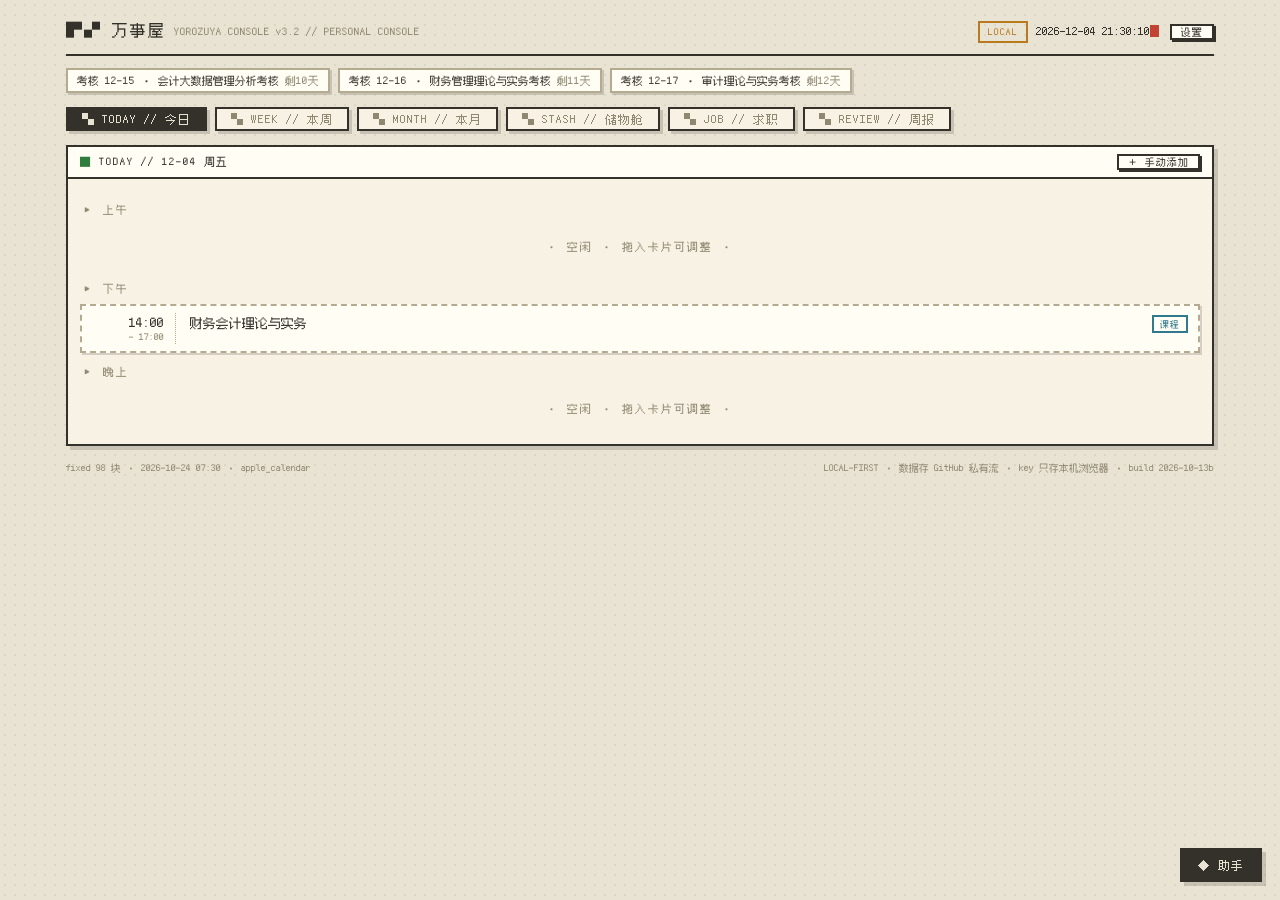
<file: index.html>
<!DOCTYPE html>
<html lang="zh-CN">
<head>
<meta charset="UTF-8">
<meta name="viewport" content="width=device-width, initial-scale=1.0, viewport-fit=cover">
<title>万事屋 // YOROZUYA CONSOLE</title>
<link rel="stylesheet" href="assets/pixel/Fusion-Pixel-12px-Monospaced-Simplified-Chinese.css">
<link rel="stylesheet" href="assets/career.css?v=20261019">
<style>
:root{
  --bg:#e9e3d3;--panel:#f7f2e4;--panel2:#fffdf4;--ink:#33312a;
  --line:#ddd5c0;--line-dash:#b3aa90;
  --green:#2f7d3c;--green-dim:#7d9b80;--amber:#b9791f;--red:#c24334;
  --cyan:#2f7a8f;--text:#3c3a32;--dim:#8f8871;--shadow:rgba(51,49,42,.18);
  --life:#8f8871;
}
*{margin:0;padding:0;box-sizing:border-box}
html,body{overflow-x:clip}
body{
  background:var(--bg);
  background-image:radial-gradient(rgba(51,49,42,.07) 1px,transparent 1.4px);
  background-size:10px 10px;
  color:var(--text);
  font-family:"Fusion Pixel 12px Monospaced Simplified Chinese","SF Mono",Menlo,Consolas,monospace;
  font-size:13px;line-height:1.6;
}
::selection{background:var(--amber);color:#fff}
.wrap{max-width:1180px;margin:0 auto;padding:18px 16px 60px}

.hdr{display:flex;justify-content:space-between;align-items:baseline;border-bottom:2px solid var(--ink);padding-bottom:10px;margin-bottom:12px;flex-wrap:wrap;gap:8px}
.logo{color:var(--ink);font-size:16px;letter-spacing:2px}
.logo .sq{color:var(--red)}
.hdr .sub{color:var(--dim);font-size:11px;margin-left:8px}
.hdr-right{display:flex;gap:8px;align-items:center}
.clock{color:var(--ink);font-size:12px}
.sync-dot{font-size:10px;letter-spacing:1px;padding:1px 8px;border:2px solid var(--line-dash);color:var(--dim);cursor:default}
.sync-dot.dirty{border-color:var(--amber);color:var(--amber)}
.sync-dot.ok{border-color:var(--green);color:var(--green)}
.sync-dot.err{border-color:var(--red);color:var(--red)}
.cursor{display:inline-block;color:var(--red);animation:blink 1.1s steps(1) infinite}
@keyframes blink{50%{opacity:0}}

.tabs{display:flex;gap:8px;margin-bottom:14px;flex-wrap:wrap}
.tab{border:2px solid var(--ink);background:var(--panel);color:var(--dim);font-family:inherit;font-size:12px;letter-spacing:1px;padding:4px 14px;cursor:pointer;box-shadow:3px 3px 0 var(--shadow);transition:transform .05s,box-shadow .05s}
.tab:hover{color:var(--ink);transform:translate(1px,1px);box-shadow:2px 2px 0 var(--shadow)}
.tab.active{background:var(--ink);color:var(--bg)}

.btn{border:2px solid var(--ink);background:var(--panel2);color:var(--ink);font-family:inherit;font-size:10px;padding:1px 9px;cursor:pointer;letter-spacing:1px;box-shadow:2px 2px 0 var(--ink);transition:transform .05s,box-shadow .05s}
.btn:hover{background:#fff;transform:translate(1px,1px);box-shadow:1px 1px 0 var(--ink)}
.btn:active{transform:translate(2px,2px);box-shadow:0 0 0 var(--ink)}
.btn.primary{background:var(--ink);color:var(--bg)}
.btn.warn{color:var(--amber)}
.btn.danger{color:var(--red)}

.panel{border:2px solid var(--ink);background:var(--panel);box-shadow:4px 4px 0 var(--shadow);margin-bottom:14px}
.ph{display:flex;justify-content:space-between;align-items:center;gap:8px;padding:6px 12px;border-bottom:2px solid var(--ink);background:var(--panel2);color:var(--ink);font-size:11px;letter-spacing:1px}
.ph .lead{color:var(--green)}
.ph .r{color:var(--dim)}
.pb{padding:12px}

.ddl-strip{display:flex;gap:8px;flex-wrap:wrap;margin-bottom:14px}
.ddl-chip{border:2px solid var(--line-dash);background:var(--panel2);padding:2px 9px;font-size:11px;box-shadow:2px 2px 0 var(--shadow);color:var(--text)}
.ddl-chip b{color:var(--dim);font-weight:normal}
.ddl-chip.warn{border-color:var(--amber)}
.ddl-chip.warn b{color:var(--amber)}
.ddl-chip.late{border-color:var(--red)}
.ddl-chip.late b{color:var(--red)}
.pri{font-size:9px;padding:0 5px;border:2px solid;white-space:nowrap;flex-shrink:0}
.pri.p-high{color:var(--red);border-color:var(--red)}
.pri.p-normal{color:var(--amber);border-color:var(--amber)}
.pri.p-low{color:var(--dim);border-color:var(--dim)}

.seg-title{color:var(--dim);font-size:11px;letter-spacing:2px;margin:10px 2px 6px}
.ev{display:flex;gap:8px;align-items:flex-start;border:2px solid var(--line-dash);background:var(--panel2);padding:7px 10px;margin-bottom:7px;box-shadow:2px 2px 0 var(--shadow)}
.ev:last-child{margin-bottom:0}
.ev:hover{border-color:var(--ink)}
.ev.done .tt{text-decoration:line-through;color:var(--dim)}
.ev.done{opacity:.55}
.ev .tick{cursor:pointer;user-select:none;font-size:12px;line-height:1.5;width:18px;flex-shrink:0;text-align:center;color:var(--green-dim)}
.t-rail{width:58px;flex-shrink:0;text-align:center;border-right:1px dotted var(--line-dash);margin-right:6px;align-self:stretch;display:flex;flex-direction:column;justify-content:center}
.t-rail b{font-size:14px;color:var(--ink);font-weight:normal;display:block;line-height:1.3}
.t-rail span{font-size:10px;color:var(--dim);display:block;line-height:1.3}
.ev.st-now .t-rail b{color:var(--amber);text-shadow:0 0 8px rgba(255,180,84,.45)}
.ev .tick:hover{color:var(--green)}
.tt{flex:1;min-width:0}
.tt b{color:var(--ink);font-weight:normal}
.tt .meta{font-size:10px;color:var(--dim)}
.cat{font-size:9px;padding:0 6px;border:2px solid;white-space:nowrap;letter-spacing:1px;flex-shrink:0;margin-top:2px}
.cat.skill{color:var(--green);border-color:var(--green)}
.cat.course{color:var(--cyan);border-color:var(--cyan)}
.cat.work{color:var(--amber);border-color:var(--amber)}
.cat.life{color:var(--life);border-color:var(--life)}
.cd-inline{font-size:10px;white-space:nowrap;flex-shrink:0;margin-top:2px}
.cd-inline.warn{color:var(--amber)}
.cd-inline.late{color:var(--red);animation:blink 1.2s steps(1) infinite}
.cd-inline.ok{color:var(--green-dim)}
.empty{color:var(--dim);font-size:11px;text-align:center;padding:14px 0;letter-spacing:2px}

.week-grid{display:grid;grid-template-columns:repeat(7,1fr);gap:8px}
.wk-col{border:2px dashed var(--line-dash);padding:6px;min-height:150px;background:var(--panel)}
.wk-col.today{border:2px solid var(--amber);background:#f8eed8}
.wk-col.past{opacity:.55}
.wk-h{display:flex;justify-content:space-between;font-size:10px;color:var(--dim);margin-bottom:5px;letter-spacing:1px}
.wk-col.today .wk-h{color:var(--amber)}
.ev-row{display:flex;gap:8px;margin-bottom:8px;flex-wrap:wrap}
.ev-row .ev{flex:1 1 240px;min-width:0;margin-bottom:0}
.seg-cols{display:grid;grid-template-columns:1fr 1fr;gap:10px;align-items:start}
.seg-col{min-width:0}
.col-h{font-size:10px;color:var(--dim);letter-spacing:1px;margin-bottom:5px}
.st-now{border-color:var(--amber);box-shadow:0 0 0 2px rgba(255,180,84,.3)}
.nowchip{display:inline-block;color:var(--amber);font-size:9px;border:2px solid var(--amber);padding:0 5px;white-space:nowrap;animation:blink 1.4s steps(1) infinite}
.mo-nav{display:flex;gap:8px;align-items:center;flex-wrap:wrap}
.mo-nav .mo-title{color:var(--ink);letter-spacing:1px}
.mo-grid{display:grid;grid-template-columns:repeat(7,1fr);gap:5px}
.mo-head{font-size:10px;color:var(--dim);text-align:center;letter-spacing:1px;padding-bottom:2px}
.mo-cell{border:2px solid var(--line-dash);background:var(--panel2);min-height:56px;padding:3px 4px;cursor:pointer}
.mo-cell.blank{border-color:transparent;background:transparent;cursor:default}
.mo-cell:hover{border-color:var(--ink)}
.mo-cell.today{border-color:var(--amber)}
.mo-cell.sel{background:#f8eed8;border-color:var(--amber);box-shadow:2px 2px 0 var(--shadow)}
.mo-cell.hasddl{border-color:var(--red)}
.mo-d{font-size:11px;color:var(--ink)}
.mo-cell.today .mo-d{color:var(--amber)}
.mo-marks{display:flex;gap:2px;flex-wrap:wrap;margin-top:2px}
.mk{font-size:8px;border:1px solid;padding:0 3px;line-height:1.4}
.mk-f{color:var(--cyan);border-color:var(--cyan)}
.mk-e{color:var(--ink);border-color:var(--ink)}
.mk-d{color:var(--red);border-color:var(--red)}

.et{cursor:text;border-bottom:1px dashed transparent}
.et:hover{border-bottom-color:var(--line-dash)}

.wk-seg{font-size:9px;color:var(--amber);letter-spacing:1px;margin:4px 0 2px;border-bottom:1px dotted var(--line)}
.wk-ev{border:2px solid var(--ink);background:var(--panel2);padding:2px 5px;font-size:10px;margin-bottom:4px;box-shadow:1px 1px 0 var(--shadow);overflow:hidden}
.wk-ev .t{color:var(--cyan)}
.wk-ev.fixed{border-style:dashed;border-color:var(--line-dash);color:var(--dim);background:transparent;box-shadow:none}
.wk-ev.fixed .t{color:var(--dim)}
.wk-ev.done{opacity:.5}

.rev-card{border:2px solid var(--ink);background:var(--panel2);padding:12px;box-shadow:3px 3px 0 var(--shadow);white-space:pre-wrap;font-size:12px}
.rev-old{border:2px dashed var(--line-dash);padding:9px 10px;margin-top:8px;font-size:11px;color:var(--dim);white-space:pre-wrap}
.rev-week{color:var(--amber);font-size:10px;letter-spacing:1px;margin-top:6px}

.form-row{display:flex;gap:8px;flex-wrap:wrap;align-items:center;margin-bottom:12px;padding:10px;border:2px dashed var(--line-dash);background:var(--panel2)}
.form-row input,.form-row select{background:#fff;border:2px solid var(--ink);color:var(--text);font-family:inherit;font-size:12px;padding:4px 8px;outline:none}
.form-row input:focus,.form-row select:focus{border-color:var(--amber)}
.form-row input[type=text].grow{flex:1;min-width:140px}
.form-row input[type=time],.form-row input[type=date],.form-row input[type=datetime-local]{color-scheme:light}
.idea-row{display:flex;gap:8px;align-items:flex-start;padding:6px 2px;border-bottom:2px dotted var(--line);font-size:12px}
.idea-row:last-child{border-bottom:0}
.idea-row.done-item .tt{text-decoration:line-through;color:var(--dim)}
.idea-row .tt{flex:1;word-break:break-word}
.idea-row .when{font-size:10px;color:var(--dim);white-space:nowrap}
.idea-row .op{cursor:pointer;border:0;background:none;font-family:inherit;font-size:10px;color:var(--dim);padding:0 2px}
.idea-row .op:hover{color:var(--green)}
.idea-row .op.del:hover{color:var(--red)}

.chat-fab{position:fixed;right:18px;bottom:18px;z-index:60;border:2px solid var(--ink);background:var(--ink);color:var(--bg);font-family:inherit;font-size:12px;letter-spacing:1px;padding:9px 16px;cursor:pointer;box-shadow:4px 4px 0 var(--shadow)}
.chat-fab:hover{transform:translate(1px,1px);box-shadow:2px 2px 0 var(--shadow)}
.chat{position:fixed;top:0;right:0;width:380px;max-width:100vw;height:100vh;height:100dvh;background:var(--bg);border-left:2px solid var(--ink);z-index:70;display:flex;flex-direction:column;transform:translateX(110%);visibility:hidden;transition:transform .18s steps(4),visibility .18s;box-shadow:-6px 0 0 rgba(51,49,42,.12)}
.chat.open{transform:translateX(0);visibility:visible}
.chat-h{display:flex;justify-content:space-between;align-items:center;padding:9px 12px;border-bottom:2px solid var(--ink);background:var(--panel2)}
.chat-h b{color:var(--ink);font-weight:normal;letter-spacing:1px;font-size:12px}
.chat-log{flex:1;overflow-y:auto;padding:12px;display:flex;flex-direction:column;gap:9px}
.msg{border:2px solid var(--line-dash);background:var(--panel2);padding:8px 10px;font-size:12px;white-space:pre-wrap;word-break:break-word;max-width:92%}
.msg.user{align-self:flex-end;background:var(--ink);color:var(--bg);border-color:var(--ink)}
.msg.assistant{align-self:flex-start}
.msg.sys{align-self:center;border-style:dashed;color:var(--dim);font-size:10px;background:transparent;box-shadow:none}
.msg .acts{margin-top:6px;display:flex;flex-direction:column;gap:4px}
.act-chip{border:2px solid var(--green);color:var(--green);font-size:10px;padding:2px 6px;background:rgba(47,125,60,.06)}
.act-chip.warn{border-color:var(--amber);color:var(--amber)}
.chat-input{display:flex;flex-direction:column;gap:6px;padding:10px;padding-bottom:calc(10px + env(safe-area-inset-bottom));border-top:2px solid var(--ink);background:var(--panel2)}
.img-preview{display:none}
.img-preview:not(:empty){display:flex;gap:8px;align-items:center}
.img-preview img{max-height:72px;border:2px solid var(--ink);box-shadow:2px 2px 0 var(--shadow)}
.chat-input textarea{flex:1;border:2px solid var(--ink);background:#fff;color:var(--text);font-family:inherit;font-size:12px;padding:6px 8px;outline:none;resize:none;height:52px}
.chat-input textarea:focus{border-color:var(--amber)}
.chat-send{align-self:flex-end;flex-shrink:0;min-width:64px;padding:8px 14px;font-size:12px}
.typing{color:var(--dim);font-size:10px;letter-spacing:2px;padding:2px 4px}

.modal-bg{position:fixed;inset:0;background:rgba(51,49,42,.45);z-index:80;display:none;align-items:center;justify-content:center;padding:16px}
.modal-bg.open{display:flex}
.modal{background:var(--panel);border:2px solid var(--ink);box-shadow:6px 6px 0 var(--shadow);width:420px;max-width:100%;max-height:90vh;overflow-y:auto}
.modal .ph .r{cursor:pointer}
.modal .pb{display:flex;flex-direction:column;gap:10px}
.f-label{font-size:10px;color:var(--dim);letter-spacing:1px;margin-bottom:2px}
.f-label b{color:var(--ink);font-weight:normal}
.modal input[type=text],.modal input[type=password]{
  width:100%;background:#fff;border:2px solid var(--ink);color:var(--text);
  font-family:inherit;font-size:12px;padding:5px 8px;outline:none;
}
.modal input:focus{border-color:var(--amber)}
.check-row{display:flex;gap:8px;align-items:center;font-size:12px}
.check-row input{accent-color:#2f7d3c;width:14px;height:14px}
.hint{font-size:10px;color:var(--dim)}
.hint a{color:var(--cyan)}

.footer{margin-top:8px;color:var(--dim);font-size:10px;display:flex;justify-content:space-between;flex-wrap:wrap;gap:6px}

[data-drag]{cursor:grab}
[data-drop].drag-over{border-color:var(--amber) !important;background:#fdf3e0 !important;box-shadow:0 0 0 2px var(--amber) inset}
.wk-ev.ddl-mark{border-color:var(--red);color:var(--red);background:rgba(194,67,52,.06)}
.wk-ev.ddl-mark .meta{color:var(--red);font-size:9px}

@media (max-width:900px){
  .week-grid{grid-template-columns:1fr}
  .wk-col{min-height:auto}
  .chat{width:100vw;border-left:0}
}
</style>
</head>
<body>
<div class="wrap">

  <div class="hdr">
    <div><span class="logo">▛▞ 万事屋</span><span class="sub">YOROZUYA CONSOLE <span id="appVer">v3.2</span> // PERSONAL CONSOLE</span></div>
    <div class="hdr-right">
      <span class="sync-dot" id="syncDot">LOCAL</span>
      <span class="clock"><span id="clock">--:--:--</span><span class="cursor">▊</span></span>
      <button class="btn" id="btnSettings">设置</button>
    </div>
  </div>

  <div class="ddl-strip" id="ddlStrip"></div>

  <div class="tabs">
    <button class="tab active" data-view="today">▚ TODAY // 今日</button>
    <button class="tab" data-view="week">▚ WEEK // 本周</button>
    <button class="tab" data-view="month">▚ MONTH // 本月</button>
    <button class="tab" data-view="ideas">▚ STASH // 储物舱</button>
    <button class="tab" data-view="career">▚ JOB // 求职</button>
    <button class="tab" data-view="review">▚ REVIEW // 周报</button>
  </div>

  <div id="view-today"></div>
  <div id="view-week" style="display:none"></div>
  <div id="view-month" style="display:none"></div>
  <div id="view-ideas" style="display:none"></div>
  <div id="view-career" style="display:none" aria-label="职业发展与秋招工作台"><div class="panel"><div class="pb">正在载入职业路线…</div></div></div>
  <div id="view-review" style="display:none"></div>

  <div class="footer">
    <span id="dataMeta"></span>
    <span>LOCAL-FIRST · 数据存 GitHub 私有流 · key 只存本机浏览器 · <b id="buildTag" style="font-weight:normal">build 2026-10-13b</b></span>
  </div>

</div>

<button class="chat-fab" id="btnChat">◆ 助手</button>

<div class="chat" id="chatPanel">
  <div class="chat-h">
    <b>◆ AGENT // 排期助手</b>
    <span><button class="btn" id="btnClearChat">清空</button> <button class="btn danger" id="btnCloseChat">✕</button></span>
  </div>
  <div class="chat-log" id="chatLog"></div>
  <div class="typing" id="typing" style="display:none">▓▓▓ 思考中…</div>
  <div class="chat-input">
    <div id="imgPreview" class="img-preview"></div>
    <div style="display:flex;gap:6px;align-items:flex-end;width:100%">
      <button class="btn" id="btnAttach" title="发图片（拍照/截图识别）">📷</button>
      <input type="file" id="imgFile" accept="image/*" style="display:none">
      <textarea id="chatText" placeholder="例如：周四晚上两小时准备小组展示；下周三下午看医生"></textarea>
      <button class="btn primary chat-send" id="btnSend">发送</button>
    </div>
  </div>
</div>

<div class="modal-bg" id="settingsModal">
  <div class="modal">
    <div class="ph"><span><span class="lead">■</span> SETTINGS // 设置</span><span class="r" id="btnCloseSettings">✕ 关闭</span></div>
    <div class="pb">
      <div>
        <div class="f-label"><b>LLM</b>（OpenAI 兼容接口，任意厂商）
          <button class="btn" data-preset="zhipu" style="margin-left:4px">智谱</button>
          <button class="btn" data-preset="deepseek">DeepSeek</button>
          <button class="btn" data-preset="siliconflow">硅基流动</button>
          <button class="btn" data-preset="moonshot">月之暗面</button>
        </div>
        <input type="text" id="cfgLlmBase" placeholder="https://open.bigmodel.cn/api/paas/v4">
        <div style="height:6px"></div>
        <label class="f-label" for="cfgLlmKey">API Key（直连／中转首次登录时使用）</label>
        <input type="password" id="cfgLlmKey" placeholder="中转已登录时无需填写" autocomplete="off" spellcheck="false">
        <div style="height:6px"></div>
        <input type="text" id="cfgLlmModel" placeholder="glm-5.3-flash（推荐）/ glm-4-flash（免费但较弱）">
        <div style="height:6px"></div>
        <input type="text" id="cfgLlmVision" placeholder="视觉模型（图片OCR用），如 glm-4v-flash">
        <div class="hint" style="margin-top:4px">模型越新越聪明：日期推算、分类准确度差别很大。推荐 glm-5.3-flash 或 glm-4.6 系列；glm-4-flash 是入门免费款，容易排错日期。视觉模型负责看图识文字。</div>
        <label class="check-row" style="margin-top:12px;min-height:44px"><input type="checkbox" id="cfgLlmRelay"> 使用安全中转（智谱推荐）</label>
        <label class="f-label" for="cfgLlmRelayUrl">中转地址</label>
        <input type="url" id="cfgLlmRelayUrl" placeholder="https://你的安全中转.pages.dev" autocomplete="off" spellcheck="false">
        <div id="relayLoginStatus" class="hint" role="status" style="margin-top:6px"></div>
        <div class="hint">首次使用或登录到期时填写智谱 Key，点「测试 LLM 连接」。中转登录成功后会清除工作台保存的 Key，仅保留 30 天登录凭据。对话及图片会经你自己的 Cloudflare 中转转发至智谱，中转不保存正文；客户资料请先脱敏。直连模式的 Key 仍只保存在本浏览器。</div>
      </div>
      <div>
        <div class="f-label"><b>GitHub 写回</b>（手机/电脑同步）</div>
        <input type="text" id="cfgGhRepo" placeholder="AnniieeMo/master-board">
        <div style="height:6px"></div>
        <input type="password" id="cfgGhPat" placeholder="Fine-grained PAT（仅本仓库 Contents 读写）">
        <div class="hint" style="margin-top:4px">创建：GitHub → Settings → Developer settings → Fine-grained tokens → 勾选 master-board 仓库的 Contents: Read and write</div>
      </div>
      <label class="check-row"><input type="checkbox" id="cfgAuto"> 助手改完自动入库（关闭则仅存本机，需手动同步）</label>
      <div class="hint">未登录中转、也未配置直连 Key 时，日程和求职工作台仍可用，助手暂不可用。</div>
      <div style="display:flex;gap:8px;flex-wrap:wrap">
        <button class="btn primary" id="btnSaveSettings">保存</button>
        <button class="btn warn" id="btnTestLlm">🧪 测试 LLM 连接</button>
        <button class="btn danger" id="btnWipe">清除本机全部配置</button>
      </div>
      <div id="testResult" class="hint" role="status" aria-live="polite" style="min-height:16px"></div>
    </div>
  </div>
</div>

<!--SEED:BEGIN-->
<script id="seed-data" type="application/json">
{
  "events": [
    {
      "id": "e-seed-001",
      "title": "会计大数据作业",
      "category": "course",
      "date": "2026-09-16",
      "start": "20:00",
      "end": "21:30",
      "ddl": "2026-09-20T23:59",
      "status": "done",
      "notes": "周日晚24:00前提交",
      "source": "seed"
    },
    {
      "id": "e-seed-002",
      "title": "会计大数据作业",
      "category": "course",
      "date": "2026-09-18",
      "start": "20:00",
      "end": "21:30",
      "ddl": "2026-09-20T23:59",
      "status": "done",
      "notes": "第二次投入，收尾提交",
      "source": "seed"
    },
    {
      "id": "e-seed-003",
      "title": "小组展示推进",
      "category": "course",
      "date": "2026-09-20",
      "start": "09:30",
      "end": "10:30",
      "ddl": "2026-10-19T18:00",
      "status": "done",
      "notes": "管理经济学小组作业，每周日推进",
      "source": "seed"
    },
    {
      "id": "e-seed-004",
      "title": "小组展示推进",
      "category": "course",
      "date": "2026-09-27",
      "start": "09:30",
      "end": "10:30",
      "ddl": "2026-10-19T18:00",
      "status": "done",
      "notes": "每周日推进",
      "source": "seed"
    },
    {
      "id": "e-seed-005",
      "title": "小组展示推进",
      "category": "course",
      "date": "2026-10-04",
      "start": "09:30",
      "end": "10:30",
      "ddl": "2026-10-19T18:00",
      "status": "done",
      "notes": "每周日推进",
      "source": "seed"
    },
    {
      "id": "e-seed-006",
      "title": "小组展示推进",
      "category": "course",
      "date": "2026-10-11",
      "start": "09:30",
      "end": "10:30",
      "ddl": "2026-10-19T18:00",
      "status": "done",
      "notes": "每周日推进",
      "source": "seed"
    },
    {
      "id": "e-seed-007",
      "title": "管理经济学小组展示",
      "category": "course",
      "date": "2026-10-19",
      "start": "18:00",
      "end": "21:00",
      "ddl": "2026-10-19T18:00",
      "status": "done",
      "notes": "第6周课上展示",
      "source": "seed"
    },
    {
      "id": "e-seed-008",
      "title": "管理经济学考核",
      "category": "course",
      "date": "2026-11-16",
      "start": "18:00",
      "end": "21:00",
      "status": "todo",
      "notes": "考试/考核周",
      "source": "seed"
    },
    {
      "id": "e-seed-009",
      "title": "内部控制理论与实务考核",
      "category": "course",
      "date": "2026-11-17",
      "start": "18:00",
      "end": "20:00",
      "status": "todo",
      "notes": "闭卷考试",
      "source": "seed"
    },
    {
      "id": "e-seed-010",
      "title": "经济管理统计分析考核",
      "category": "course",
      "date": "2026-11-18",
      "start": "14:00",
      "end": "17:00",
      "status": "todo",
      "notes": "考试/考核周",
      "source": "seed"
    },
    {
      "id": "e-seed-011",
      "title": "会计大数据管理分析考核",
      "category": "course",
      "date": "2026-12-15",
      "start": "14:00",
      "end": "17:00",
      "status": "todo",
      "notes": "具体时间待定",
      "source": "seed"
    },
    {
      "id": "e-seed-012",
      "title": "财务管理理论与实务考核",
      "category": "course",
      "date": "2026-12-16",
      "start": "14:00",
      "end": "17:00",
      "status": "todo",
      "notes": "具体时间待定",
      "source": "seed"
    },
    {
      "id": "e-seed-013",
      "title": "审计理论与实务考核",
      "category": "course",
      "date": "2026-12-17",
      "start": "09:00",
      "end": "12:00",
      "status": "todo",
      "notes": "考试/考核周",
      "source": "seed"
    },
    {
      "id": "e-seed-014",
      "title": "财务会计理论与实务考核",
      "category": "course",
      "date": "2026-12-22",
      "start": "14:00",
      "end": "17:00",
      "status": "todo",
      "notes": "具体时间待定",
      "source": "seed"
    },
    {
      "id": "e-stat-001",
      "title": "统计作业·案例1 四星健康俱乐部",
      "category": "course",
      "date": "2026-09-19",
      "start": "10:00",
      "end": "11:30",
      "ddl": "2026-09-21T23:59",
      "status": "done",
      "notes": "第5章离散型概率分布，不要用回归方法",
      "source": "user"
    },
    {
      "id": "e-stat-002",
      "title": "统计作业·案例2 Marion Dairies",
      "category": "course",
      "date": "2026-09-19",
      "start": "16:00",
      "end": "17:30",
      "ddl": "2026-09-21T23:59",
      "status": "done",
      "notes": "第7章末案例(183页)，第6章正态分布；stata可用normal(z)",
      "source": "user"
    },
    {
      "id": "e-stat-003",
      "title": "统计作业·收尾核对并提交",
      "category": "course",
      "date": "2026-09-21",
      "start": "09:30",
      "end": "11:00",
      "ddl": "2026-09-21T23:59",
      "status": "done",
      "notes": "赶在下午课前交完",
      "source": "user"
    },
    {
      "id": "e-muam3znx547",
      "title": "管理学院党课",
      "category": "course",
      "date": "2026-09-24",
      "start": "16:00",
      "end": "17:00",
      "ddl": "",
      "status": "done",
      "notes": "管理学院219上党课",
      "source": "chat"
    },
    {
      "id": "e-mub8wdld725",
      "title": "管理学院党课",
      "category": "course",
      "date": "2026-09-23",
      "start": "19:00",
      "end": "20:00",
      "ddl": "",
      "status": "done",
      "notes": "管理学院315教室",
      "source": "chat"
    },
    {
      "id": "e-muc2ozyu970",
      "title": "读on the folly of rewarding A, while hoping for B",
      "category": "skill",
      "date": "2026-09-22",
      "start": "11:00",
      "end": "12:00",
      "ddl": "2026-09-22T10:44",
      "status": "done",
      "notes": "",
      "source": "manual"
    },
    {
      "id": "e-mucvb0td422",
      "title": "管理学院一楼投票",
      "category": "life",
      "date": "2026-09-23",
      "start": "09:30",
      "end": "10:00",
      "ddl": "",
      "status": "done",
      "notes": "管理学院一楼投票",
      "source": "chat",
      "priority": "",
      "undefined": "管理学院一楼投票"
    },
    {
      "id": "e-mucvb0te89",
      "title": "Ema讨论",
      "category": "work",
      "date": "2026-09-23",
      "start": "11:30",
      "end": "12:00",
      "ddl": "",
      "status": "done",
      "notes": "Ema周会后接着讨论",
      "source": "chat",
      "priority": ""
    },
    {
      "id": "e-mucvfthg328",
      "title": "思考Ema",
      "category": "work",
      "date": "2026-09-23",
      "start": "10:00",
      "end": "10:30",
      "ddl": "",
      "status": "done",
      "notes": "思考Ema training 内容",
      "source": "chat",
      "priority": "",
      "undefined": "思考 ema training session"
    },
    {
      "id": "e-mucvjiq770",
      "title": "准备CORE meeting",
      "category": "work",
      "date": "2026-09-23",
      "start": "10:30",
      "end": "11:00",
      "ddl": "",
      "status": "done",
      "notes": "为14:00 CORE meeting做准备",
      "source": "chat",
      "priority": ""
    },
    {
      "id": "e-mucvpkc8862",
      "title": "CORE meeting",
      "category": "work",
      "date": "2026-09-23",
      "start": "14:00",
      "end": "15:00",
      "ddl": "",
      "status": "done",
      "notes": "与统计课时段重叠，注意确认",
      "source": "chat",
      "priority": ""
    },
    {
      "id": "e-mudksu2b228",
      "title": "做ema training 课程大纲准备",
      "category": "work",
      "date": "2026-09-23",
      "start": "15:00",
      "end": "16:00",
      "ddl": "",
      "status": "done",
      "notes": "下午3点后，准备Ema training大纲",
      "source": "chat",
      "priority": ""
    },
    {
      "id": "e-muey4edv291",
      "title": "经济管理统计分析作业",
      "category": "course",
      "date": "2026-09-24",
      "start": "14:00",
      "end": "15:00",
      "ddl": "2026-09-29T23:59",
      "status": "done",
      "notes": "",
      "source": "manual"
    },
    {
      "id": "e-mukqqhe273",
      "title": "html repackage deck",
      "category": "work",
      "date": "2026-09-28",
      "start": "09:00",
      "end": "10:00",
      "ddl": "",
      "status": "done",
      "notes": "从9/24挪来，重打包html deck",
      "source": "chat",
      "priority": ""
    },
    {
      "id": "e-mukqqhe4576",
      "title": "test categorizer workflow",
      "category": "work",
      "date": "2026-09-28",
      "start": "11:00",
      "end": "12:00",
      "ddl": "",
      "status": "done",
      "notes": "从9/24挪来，测categorizer workflow",
      "source": "chat",
      "priority": ""
    },
    {
      "id": "e-mukqqhe4443",
      "title": "Chinese UI review",
      "category": "work",
      "date": "2026-09-28",
      "start": "14:00",
      "end": "15:00",
      "ddl": "",
      "status": "done",
      "notes": "Ema Chinese UI review，与会计课重叠",
      "source": "chat",
      "priority": ""
    },
    {
      "id": "e-mukqqhe4271",
      "title": "协助整理党员档案",
      "category": "life",
      "date": "2026-09-29",
      "start": "09:00",
      "end": "10:00",
      "ddl": "",
      "status": "done",
      "notes": "明早9点协助整理党员档案",
      "source": "chat",
      "priority": ""
    },
    {
      "id": "e-mul4orf7237",
      "title": "Ema Chinese UI review",
      "category": "work",
      "date": "2026-09-28",
      "start": "20:00",
      "end": "21:00",
      "ddl": "",
      "status": "done",
      "notes": "",
      "source": "manual"
    },
    {
      "id": "e-muyu8w09427",
      "title": "北极星继续提炼简化",
      "category": "life",
      "date": "",
      "start": "",
      "end": "",
      "ddl": "2026-10-13T18:00",
      "status": "done",
      "notes": "北极星表述精简",
      "source": "chat",
      "priority": ""
    },
    {
      "id": "e-mv0ojxqp9",
      "title": "Epson一页时间表slide设计",
      "category": "work",
      "date": "2026-10-12",
      "start": "10:00",
      "end": "11:00",
      "ddl": "2026-10-12T18:00",
      "status": "done",
      "notes": "DDL周一18:00，一页时间表slide",
      "source": "chat",
      "priority": "",
      "done_at": "2026-10-12T03:07"
    },
    {
      "id": "e-mv0omtis548",
      "title": "ema 提交修改 feedback",
      "category": "work",
      "date": "2026-10-10",
      "start": "12:00",
      "end": "13:00",
      "ddl": "",
      "status": "done",
      "notes": "昨天未完成，挪到今天下午",
      "source": "chat",
      "priority": ""
    },
    {
      "id": "e-mv0omtix886",
      "title": "rerun 已feedback的call",
      "category": "work",
      "date": "2026-10-10",
      "start": "13:00",
      "end": "15:00",
      "ddl": "",
      "status": "done",
      "notes": "昨天未完成，挪到今天下午",
      "source": "chat",
      "priority": ""
    },
    {
      "id": "e-mv14wp6n855",
      "title": "入团申请书",
      "category": "life",
      "date": "2026-10-11",
      "start": "19:00",
      "end": "20:30",
      "ddl": "2026-10-12T09:00",
      "status": "done",
      "notes": "落款写入团时间",
      "source": "chat",
      "priority": ""
    },
    {
      "id": "e-mv14xvgq871",
      "title": "找审计热点案例论文",
      "category": "course",
      "date": "2026-10-10",
      "start": "20:00",
      "end": "21:00",
      "ddl": "2026-10-11T23:59",
      "status": "done",
      "notes": "",
      "source": "manual"
    },
    {
      "id": "e-mv1502ef395",
      "title": "准备财会PPT",
      "category": "course",
      "date": "2026-10-11",
      "start": "10:00",
      "end": "11:00",
      "ddl": "2026-10-14T18:00",
      "status": "done",
      "notes": "改到周六晚做，周二内部控制课前交 （自动顺延自 10-10）",
      "source": "chat",
      "priority": ""
    },
    {
      "id": "e-muyu7sf5432",
      "title": "ema 提交修改 feedback",
      "category": "work",
      "date": "2026-10-10",
      "start": "10:00",
      "end": "11:00",
      "ddl": "",
      "status": "done",
      "notes": "在ema上提交修改后的feedback （自动顺延自 10-09）",
      "source": "chat",
      "priority": ""
    },
    {
      "id": "e-muyu7sf5786",
      "title": "rerun 已feedback的call",
      "category": "work",
      "date": "2026-10-10",
      "start": "11:00",
      "end": "12:00",
      "ddl": "",
      "status": "done",
      "notes": "rerun完所有已feedback的call （自动顺延自 10-09）",
      "source": "chat",
      "priority": ""
    },
    {
      "id": "e-mv2h1thl140",
      "title": "feedback improvement 审核",
      "category": "work",
      "date": "2026-10-08",
      "start": "09:00",
      "end": "12:00",
      "ddl": "",
      "status": "done",
      "notes": "周四上午全程审核，已完成",
      "source": "chat",
      "priority": ""
    },
    {
      "id": "e-mv2h46mg327",
      "title": "XL Smart投标deck",
      "category": "work",
      "date": "2026-10-08",
      "start": "14:00",
      "end": "18:00",
      "ddl": "",
      "status": "done",
      "notes": "周四下午制作投标deck，已完成",
      "source": "chat",
      "priority": ""
    },
    {
      "id": "e-mv2h46mj649",
      "title": "XL Smart投标deck",
      "category": "work",
      "date": "2026-10-09",
      "start": "09:00",
      "end": "12:00",
      "ddl": "",
      "status": "done",
      "notes": "周五上午继续投标deck，已完成",
      "source": "chat",
      "priority": ""
    },
    {
      "id": "e-mv2h46mj953",
      "title": "MRT 修改 feedback",
      "category": "work",
      "date": "2026-10-09",
      "start": "13:00",
      "end": "18:00",
      "ddl": "",
      "status": "done",
      "notes": "分多轮持续修改，整个下午做完",
      "source": "chat",
      "priority": ""
    },
    {
      "id": "e-mv2hbcl4847",
      "title": "咨询团员证转出章事宜",
      "category": "life",
      "date": "2026-10-12",
      "start": "09:00",
      "end": "09:30",
      "ddl": "",
      "status": "done",
      "notes": "问转出章如何寄回、能否代盖章",
      "source": "chat",
      "priority": "",
      "done_at": "2026-10-12T02:30"
    },
    {
      "id": "e-mv2hcf01183",
      "title": "统计学作业",
      "category": "course",
      "date": "2026-10-10",
      "start": "23:00",
      "end": "24:00",
      "ddl": "",
      "status": "done",
      "notes": "今晚11点做统计学作业",
      "source": "chat",
      "priority": ""
    },
    {
      "id": "e-mv2hfgnx22",
      "title": "讨论管理经济学PPT分工与页面设置",
      "category": "course",
      "date": "2026-10-10",
      "start": "21:00",
      "end": "22:00",
      "ddl": "",
      "status": "done",
      "notes": "讨论PPT分工与页面设置，已完成",
      "source": "chat",
      "priority": ""
    },
    {
      "id": "e-mv2hqp6w819",
      "title": "给思思过阿里云demo",
      "category": "work",
      "date": "2026-10-12",
      "start": "11:30",
      "end": "12:00",
      "ddl": "",
      "status": "done",
      "notes": "Alicloud QA demo与下一步讨论",
      "source": "chat",
      "priority": "",
      "done_at": "2026-10-12T04:16"
    },
    {
      "id": "e-mv2hqp6w261",
      "title": "Amazon TP系统观察会",
      "category": "work",
      "date": "2026-10-12",
      "start": "13:30",
      "end": "14:30",
      "ddl": "",
      "status": "done",
      "notes": "TP.ai Operate Insights观察session",
      "source": "chat",
      "priority": "",
      "done_at": "2026-10-12T07:59"
    },
    {
      "id": "e-mv2hrngw24",
      "title": "测试阿里云系统",
      "category": "work",
      "date": "2026-10-12",
      "start": "09:30",
      "end": "10:00",
      "ddl": "",
      "status": "done",
      "notes": "为11:30 demo提前测试阿里云",
      "source": "chat",
      "priority": "",
      "done_at": "2026-10-12T02:40"
    },
    {
      "id": "e-mv41g0c4501",
      "title": "重新评估职业路径，筛选2-3个规划节点",
      "category": "life",
      "date": "2026-10-12",
      "start": "18:30",
      "end": "19:30",
      "ddl": "2026-10-13T18:00",
      "status": "done",
      "notes": "",
      "source": "manual",
      "done_at": "2026-10-12T16:49"
    },
    {
      "id": "e-mv41jj7i692",
      "title": "独立负责项目能力拆解，观察+1做法",
      "category": "skill",
      "date": "2026-10-13",
      "start": "11:00",
      "end": "12:00",
      "ddl": "2026-10-13T21:00",
      "status": "done",
      "notes": "（自动顺延自 10-12）",
      "source": "manual",
      "carries": 1,
      "done_at": "2026-10-12T17:18"
    },
    {
      "id": "e-mv41py1q524",
      "title": "总结可变现能力亮点，过简历",
      "category": "life",
      "date": "2026-10-13",
      "start": "20:00",
      "end": "21:00",
      "ddl": "",
      "status": "done",
      "notes": "结合秋招结果梳理亮点看简历",
      "source": "chat",
      "priority": "",
      "done_at": "2026-10-18T18:29"
    },
    {
      "id": "e-mv41rdfi621",
      "title": "了解两个+1绩效，绑定自己工作",
      "category": "work",
      "date": "2026-10-13",
      "start": "18:30",
      "end": "19:30",
      "ddl": "2026-10-13T18:00",
      "status": "done",
      "notes": "",
      "source": "manual",
      "done_at": "2026-10-12T17:18"
    },
    {
      "id": "e-mv41tn18357",
      "title": "Emma feedback approve 及 rerun calls",
      "category": "work",
      "date": "2026-10-13",
      "start": "14:00",
      "end": "17:00",
      "ddl": "",
      "status": "done",
      "notes": "处理emma feedback审批与rerun，与会计课重叠",
      "source": "chat",
      "priority": "",
      "done_at": "2026-10-13T10:55"
    },
    {
      "id": "p-1791738154",
      "title": "准备 · APAC Analytics team weekly meeting",
      "category": "work",
      "date": "2026-10-12",
      "start": "21:30",
      "end": "22:00",
      "ddl": "",
      "status": "done",
      "notes": "例会前自动预留",
      "source": "prep",
      "done_at": "2026-10-12T16:49"
    },
    {
      "id": "e-mv4qqym3120",
      "title": "QAT report deck定制版slide制作",
      "category": "work",
      "date": "2026-10-13",
      "start": "09:30",
      "end": "11:00",
      "ddl": "2026-10-14T11:00",
      "status": "done",
      "notes": "rolebased页4方块换截图+前页solution卖点，共2页",
      "source": "chat",
      "priority": "normal",
      "project": "",
      "done_at": "2026-10-13T03:50"
    },
    {
      "id": "e-mv4yvzs3867",
      "title": "听散文《好运设计》",
      "category": "life",
      "date": "2026-10-12",
      "start": "12:00",
      "end": "12:30",
      "ddl": "",
      "status": "done",
      "notes": "中午听的史铁生散文《好运设计》",
      "source": "chat",
      "priority": "",
      "project": "",
      "done_at": "2026-10-12T10:13"
    },
    {
      "id": "e-mv4yxzd7431",
      "title": "会议纪要整理",
      "category": "work",
      "date": "2026-10-12",
      "start": "16:10",
      "end": "16:40",
      "ddl": "",
      "status": "done",
      "notes": "Amazon观察会开了2h，整理纪要",
      "source": "chat",
      "priority": "",
      "project": "",
      "done_at": "2026-10-12T10:02"
    },
    {
      "id": "e-mv4yxzd7102",
      "title": "测试Teams共享屏幕",
      "category": "work",
      "date": "2026-10-12",
      "start": "16:40",
      "end": "17:10",
      "ddl": "",
      "status": "done",
      "notes": "测共享屏幕功能，30分钟",
      "source": "chat",
      "priority": "",
      "project": "",
      "done_at": "2026-10-12T10:13"
    },
    {
      "id": "p-1791824340-0",
      "title": "准备 · Weekly | Ema Discovery & Insights",
      "category": "work",
      "date": "2026-10-13",
      "start": "21:00",
      "end": "21:30",
      "ddl": "",
      "status": "done",
      "notes": "例会前自动预留",
      "source": "prep",
      "done_at": "2026-10-12T17:18"
    },
    {
      "id": "e-mv5iq533964",
      "title": "会计大数据作业：AI Agent上市公司财务指标分析",
      "category": "course",
      "date": "2026-10-13",
      "start": "19:00",
      "end": "20:00",
      "ddl": "2026-10-18T23:59",
      "status": "done",
      "notes": "王新路课程作业，截止10-18晚",
      "source": "chat",
      "priority": "",
      "project": "",
      "done_at": "2026-10-18T16:35"
    },
    {
      "id": "e-mv6auwva750",
      "title": "秋招岗位匹配分析：AI agent经验对标+薪资期望",
      "category": "life",
      "date": "2026-10-13",
      "start": "19:00",
      "end": "20:00",
      "ddl": "",
      "status": "done",
      "notes": "看匹配、薪资、校招vs社招；定投递方向（大厂/四大/外企）",
      "source": "chat",
      "priority": "",
      "project": "",
      "done_at": "2026-10-18T18:29"
    },
    {
      "id": "e-mv6b6tbs115",
      "title": "Ema 逆向工程",
      "category": "work",
      "date": "2026-10-24",
      "start": "09:00",
      "end": "10:00",
      "ddl": "",
      "status": "todo",
      "notes": "逆向研究Ema实现，衔接build ema想法 （自动顺延自 10-23）",
      "source": "chat",
      "priority": "",
      "project": "Ema",
      "done_at": "2026-10-20T03:54",
      "carries": 4
    },
    {
      "id": "e-mv6knscq291",
      "title": "ema feedback approve 及 rerun call",
      "category": "work",
      "date": "2026-10-14",
      "start": "10:00",
      "end": "11:00",
      "ddl": "",
      "status": "done",
      "notes": "继续approve与rerun，接着10-13那轮",
      "source": "chat",
      "priority": "",
      "project": "Ema",
      "done_at": "2026-10-18T16:35"
    },
    {
      "id": "e-mv6qclm4557",
      "title": "寄学生证",
      "category": "life",
      "date": "2026-10-14",
      "start": "10:00",
      "end": "10:30",
      "ddl": "",
      "status": "done",
      "notes": "明天上午10点寄出学生证",
      "source": "chat",
      "priority": "",
      "project": "",
      "done_at": "2026-10-18T16:35"
    },
    {
      "id": "e-mv8uf8pu371",
      "title": "米其林 workflow 测试",
      "category": "work",
      "date": "2026-10-15",
      "start": "09:00",
      "end": "10:00",
      "ddl": "",
      "status": "done",
      "notes": "自10-14挪来，与审计课重叠",
      "source": "chat",
      "priority": "",
      "project": "",
      "done_at": "2026-10-15T08:45"
    },
    {
      "id": "e-mv8uf8pv976",
      "title": "罗技 feedback instructions 探索",
      "category": "work",
      "date": "2026-10-15",
      "start": "10:00",
      "end": "12:00",
      "ddl": "",
      "status": "done",
      "notes": "探索罗技feedback instructions，与审计课重叠",
      "source": "chat",
      "priority": "",
      "project": "",
      "done_at": "2026-10-15T08:45"
    },
    {
      "id": "e-mv8uf8pv302",
      "title": "Weekly meeting",
      "category": "work",
      "date": "2026-10-15",
      "start": "14:00",
      "end": "15:00",
      "ddl": "",
      "status": "done",
      "notes": "下午例行weekly",
      "source": "chat",
      "priority": "",
      "project": "",
      "done_at": "2026-10-15T08:45"
    },
    {
      "id": "e-mv8uf8pv149",
      "title": "党日活动",
      "category": "life",
      "date": "2026-10-15",
      "start": "15:30",
      "end": "16:00",
      "ddl": "",
      "status": "done",
      "notes": "下午党日活动",
      "source": "chat",
      "priority": "",
      "project": "",
      "done_at": "2026-10-15T08:45"
    },
    {
      "id": "e-mv8uf8pv723",
      "title": "L2 会议",
      "category": "work",
      "date": "2026-10-15",
      "start": "16:00",
      "end": "17:00",
      "ddl": "",
      "status": "done",
      "notes": "与TP.ai Weekly Touchbase重叠",
      "source": "chat",
      "priority": "",
      "project": "",
      "done_at": "2026-10-15T08:45"
    },
    {
      "id": "e-mv8uf8pv53",
      "title": "会议纪要",
      "category": "work",
      "date": "2026-10-15",
      "start": "17:30",
      "end": "18:00",
      "ddl": "",
      "status": "done",
      "notes": "会后整理纪要",
      "source": "chat",
      "priority": "",
      "project": "",
      "done_at": "2026-10-15T08:45"
    },
    {
      "id": "e-mv8uhg2b755",
      "title": "RD",
      "category": "work",
      "date": "2026-10-15",
      "start": "19:00",
      "end": "20:00",
      "ddl": "",
      "status": "done",
      "notes": "晚间 RD 工作时段",
      "source": "chat",
      "priority": "",
      "project": "",
      "done_at": "2026-10-18T16:35"
    },
    {
      "id": "e-mv8w62ne431",
      "title": "会计大数据作业组队",
      "category": "course",
      "date": "2026-10-15",
      "start": "22:00",
      "end": "23:00",
      "ddl": "2026-10-18T23:59",
      "status": "done",
      "notes": "王新路作业组队，DDL 10-18晚",
      "source": "chat",
      "priority": "",
      "project": "",
      "done_at": "2026-10-18T16:35"
    },
    {
      "id": "e-mvaipcq6429",
      "title": "ema feedback rerun",
      "category": "work",
      "date": "2026-10-16",
      "start": "09:00",
      "end": "12:00",
      "ddl": "",
      "status": "done",
      "notes": "上午持续做rerun，已结束",
      "source": "chat",
      "priority": "",
      "project": "Ema",
      "done_at": "2026-10-16T08:04"
    },
    {
      "id": "e-mvaipcq6766",
      "title": "ema feedback rerun",
      "category": "work",
      "date": "2026-10-16",
      "start": "14:00",
      "end": "17:00",
      "ddl": "",
      "status": "done",
      "notes": "下午继续rerun，与财务会计课重叠",
      "source": "chat",
      "priority": "",
      "project": "Ema",
      "done_at": "2026-10-18T16:33"
    },
    {
      "id": "e-mvaipcq6670",
      "title": "职业陪跑教练咨询",
      "category": "life",
      "date": "2026-10-16",
      "start": "18:30",
      "end": "20:00",
      "ddl": "",
      "status": "done",
      "notes": "晚间教练咨询",
      "source": "chat",
      "priority": "",
      "project": "",
      "done_at": "2026-10-18T16:33"
    },
    {
      "id": "e-mvaipcq6957",
      "title": "王新路作业",
      "category": "course",
      "date": "2026-10-16",
      "start": "21:00",
      "end": "22:00",
      "ddl": "2026-10-18T23:59",
      "status": "done",
      "notes": "会计大数据作业，DDL 10-18晚",
      "source": "chat",
      "priority": "",
      "project": "",
      "done_at": "2026-10-18T16:33"
    },
    {
      "id": "e-mv41nxqd327",
      "title": "test Michelin workflow",
      "category": "work",
      "date": "2026-10-18",
      "start": "09:00",
      "end": "10:00",
      "ddl": "2026-10-14T18:00",
      "status": "done",
      "notes": "原10-11时段已过，挪到周三上午，DDL周三18:00 （自动顺延自 10-17）",
      "source": "chat",
      "priority": "",
      "carries": 4,
      "done_at": "2026-10-19T15:43"
    },
    {
      "id": "p-1791934204-0",
      "title": "准备 · TP.ai Operate Insights | APAC | Weekly Touchbase",
      "category": "work",
      "date": "2026-10-24",
      "start": "10:00",
      "end": "10:30",
      "ddl": "",
      "status": "todo",
      "notes": "例会前自动预留 （自动顺延自 10-23）",
      "source": "prep",
      "carries": 8,
      "done_at": "2026-10-20T03:54"
    },
    {
      "id": "e-iph-001",
      "title": "ema feedback rerun（上午场）",
      "category": "work",
      "date": "2026-10-13",
      "start": "09:00",
      "end": "12:00",
      "ddl": "",
      "status": "done",
      "done_at": "2026-10-13T12:00",
      "notes": "已执行，下午继续",
      "source": "iphone"
    },
    {
      "id": "e-iph-002",
      "title": "ema feedback rerun（下午场）",
      "category": "work",
      "date": "2026-10-13",
      "start": "14:00",
      "end": "17:00",
      "ddl": "",
      "status": "done",
      "notes": "同类工作，继续处理",
      "source": "iphone",
      "done_at": "2026-10-18T18:29"
    },
    {
      "id": "e-iph-003",
      "title": "职业陪跑教练咨询",
      "category": "life",
      "date": "2026-10-13",
      "start": "18:30",
      "end": "20:00",
      "ddl": "",
      "status": "done",
      "notes": "",
      "source": "iphone",
      "done_at": "2026-10-18T18:29"
    },
    {
      "id": "e-iph-004",
      "title": "王新路的作业",
      "category": "course",
      "date": "2026-10-13",
      "start": "21:00",
      "end": "22:00",
      "ddl": "",
      "status": "done",
      "notes": "",
      "source": "iphone",
      "done_at": "2026-10-18T18:29"
    },
    {
      "id": "e-iph-005",
      "title": "发管理经济学的 PPT 到群里",
      "category": "course",
      "date": "2026-10-14",
      "start": "09:00",
      "end": "09:30",
      "ddl": "2026-10-14T09:00",
      "status": "done",
      "notes": "早上提醒事项",
      "source": "iphone",
      "done_at": "2026-10-18T18:29"
    },
    {
      "id": "e-iph-006",
      "title": "整理 channel 的空间",
      "category": "work",
      "date": "2026-10-14",
      "start": "09:30",
      "end": "10:00",
      "ddl": "2026-10-14T09:30",
      "status": "done",
      "notes": "早上提醒事项",
      "source": "iphone",
      "done_at": "2026-10-19T02:45"
    },
    {
      "id": "p-1792798206-0",
      "title": "准备 · 约了 siyu",
      "category": "work",
      "date": "2026-10-24",
      "start": "19:00",
      "end": "19:30",
      "ddl": "",
      "status": "todo",
      "notes": "例会前自动预留",
      "source": "prep"
    }
  ],
  "fixed": [
    {
      "date": "2026-10-25",
      "start": "17:00",
      "end": "18:00",
      "title": "约了 siyu",
      "kind": "meeting"
    },
    {
      "date": "2026-10-26",
      "start": "10:00",
      "end": "10:30",
      "title": "Ema demo upgrade and new features",
      "kind": "meeting"
    },
    {
      "date": "2026-10-26",
      "start": "14:00",
      "end": "17:00",
      "title": "会计大数据管理分析",
      "kind": "class"
    },
    {
      "date": "2026-10-26",
      "start": "18:00",
      "end": "21:00",
      "title": "管理经济学",
      "kind": "class"
    },
    {
      "date": "2026-10-27",
      "start": "14:00",
      "end": "17:00",
      "title": "财务管理理论与实务",
      "kind": "class"
    },
    {
      "date": "2026-10-27",
      "start": "15:00",
      "end": "16:00",
      "title": "APAC Analytics team weekly meeting",
      "kind": "meeting"
    },
    {
      "date": "2026-10-27",
      "start": "18:00",
      "end": "21:00",
      "title": "内部控制理论与实务",
      "kind": "class"
    },
    {
      "date": "2026-10-28",
      "start": "11:00",
      "end": "11:30",
      "title": "Weekly | Ema Discovery & Insights",
      "kind": "meeting"
    },
    {
      "date": "2026-10-28",
      "start": "14:00",
      "end": "17:00",
      "title": "经济管理统计分析",
      "kind": "class"
    },
    {
      "date": "2026-10-28",
      "start": "14:00",
      "end": "15:00",
      "title": "CORE Monthly Transformation Review",
      "kind": "meeting"
    },
    {
      "date": "2026-10-29",
      "start": "09:00",
      "end": "12:00",
      "title": "审计理论与实务",
      "kind": "class"
    },
    {
      "date": "2026-10-29",
      "start": "16:00",
      "end": "17:00",
      "title": "TP.ai Operate Insights | APAC | Weekly Touchbase",
      "kind": "meeting"
    },
    {
      "date": "2026-10-30",
      "start": "14:00",
      "end": "17:00",
      "title": "财务会计理论与实务",
      "kind": "class"
    },
    {
      "date": "2026-11-02",
      "start": "14:00",
      "end": "17:00",
      "title": "会计大数据管理分析",
      "kind": "class"
    },
    {
      "date": "2026-11-02",
      "start": "18:00",
      "end": "21:00",
      "title": "管理经济学",
      "kind": "class"
    },
    {
      "date": "2026-11-03",
      "start": "14:00",
      "end": "17:00",
      "title": "财务管理理论与实务",
      "kind": "class"
    },
    {
      "date": "2026-11-03",
      "start": "15:00",
      "end": "16:00",
      "title": "APAC Analytics team weekly meeting",
      "kind": "meeting"
    },
    {
      "date": "2026-11-03",
      "start": "18:00",
      "end": "21:00",
      "title": "内部控制理论与实务",
      "kind": "class"
    },
    {
      "date": "2026-11-04",
      "start": "11:00",
      "end": "11:30",
      "title": "Weekly | Ema Discovery & Insights",
      "kind": "meeting"
    },
    {
      "date": "2026-11-04",
      "start": "14:00",
      "end": "17:00",
      "title": "经济管理统计分析",
      "kind": "class"
    },
    {
      "date": "2026-11-05",
      "start": "09:00",
      "end": "12:00",
      "title": "审计理论与实务",
      "kind": "class"
    },
    {
      "date": "2026-11-05",
      "start": "16:00",
      "end": "17:00",
      "title": "TP.ai Operate Insights | APAC | Weekly Touchbase",
      "kind": "meeting"
    },
    {
      "date": "2026-11-06",
      "start": "14:00",
      "end": "17:00",
      "title": "财务会计理论与实务",
      "kind": "class"
    },
    {
      "date": "2026-11-09",
      "start": "14:00",
      "end": "17:00",
      "title": "会计大数据管理分析",
      "kind": "class"
    },
    {
      "date": "2026-11-09",
      "start": "18:00",
      "end": "21:00",
      "title": "管理经济学",
      "kind": "class"
    },
    {
      "date": "2026-11-10",
      "start": "14:00",
      "end": "17:00",
      "title": "财务管理理论与实务",
      "kind": "class"
    },
    {
      "date": "2026-11-10",
      "start": "15:00",
      "end": "16:00",
      "title": "APAC Analytics team weekly meeting",
      "kind": "meeting"
    },
    {
      "date": "2026-11-10",
      "start": "18:00",
      "end": "21:00",
      "title": "内部控制理论与实务",
      "kind": "class"
    },
    {
      "date": "2026-11-11",
      "start": "11:00",
      "end": "11:30",
      "title": "Weekly | Ema Discovery & Insights",
      "kind": "meeting"
    },
    {
      "date": "2026-11-11",
      "start": "14:00",
      "end": "17:00",
      "title": "经济管理统计分析",
      "kind": "class"
    },
    {
      "date": "2026-11-12",
      "start": "09:00",
      "end": "12:00",
      "title": "审计理论与实务",
      "kind": "class"
    },
    {
      "date": "2026-11-12",
      "start": "16:00",
      "end": "17:00",
      "title": "TP.ai Operate Insights | APAC | Weekly Touchbase",
      "kind": "meeting"
    },
    {
      "date": "2026-11-13",
      "start": "14:00",
      "end": "17:00",
      "title": "财务会计理论与实务",
      "kind": "class"
    },
    {
      "date": "2026-11-16",
      "start": "14:00",
      "end": "17:00",
      "title": "会计大数据管理分析",
      "kind": "class"
    },
    {
      "date": "2026-11-16",
      "start": "18:00",
      "end": "21:00",
      "title": "管理经济学（考试/考核周）",
      "kind": "class"
    },
    {
      "date": "2026-11-17",
      "start": "14:00",
      "end": "17:00",
      "title": "财务管理理论与实务",
      "kind": "class"
    },
    {
      "date": "2026-11-17",
      "start": "15:00",
      "end": "16:00",
      "title": "APAC Analytics team weekly meeting",
      "kind": "meeting"
    },
    {
      "date": "2026-11-17",
      "start": "18:00",
      "end": "21:00",
      "title": "内部控制理论与实务（考试/考核周）",
      "kind": "class"
    },
    {
      "date": "2026-11-18",
      "start": "11:00",
      "end": "11:30",
      "title": "Weekly | Ema Discovery & Insights",
      "kind": "meeting"
    },
    {
      "date": "2026-11-18",
      "start": "14:00",
      "end": "17:00",
      "title": "经济管理统计分析（考试/考核周）",
      "kind": "class"
    },
    {
      "date": "2026-11-19",
      "start": "09:00",
      "end": "12:00",
      "title": "审计理论与实务",
      "kind": "class"
    },
    {
      "date": "2026-11-19",
      "start": "16:00",
      "end": "17:00",
      "title": "TP.ai Operate Insights | APAC | Weekly Touchbase",
      "kind": "meeting"
    },
    {
      "date": "2026-11-20",
      "start": "14:00",
      "end": "17:00",
      "title": "财务会计理论与实务",
      "kind": "class"
    },
    {
      "date": "2026-11-23",
      "start": "14:00",
      "end": "17:00",
      "title": "会计大数据管理分析",
      "kind": "class"
    },
    {
      "date": "2026-11-24",
      "start": "14:00",
      "end": "17:00",
      "title": "财务管理理论与实务",
      "kind": "class"
    },
    {
      "date": "2026-11-24",
      "start": "15:00",
      "end": "16:00",
      "title": "APAC Analytics team weekly meeting",
      "kind": "meeting"
    },
    {
      "date": "2026-11-25",
      "start": "11:00",
      "end": "11:30",
      "title": "Weekly | Ema Discovery & Insights",
      "kind": "meeting"
    },
    {
      "date": "2026-11-25",
      "start": "14:00",
      "end": "15:00",
      "title": "CORE Monthly Transformation Review",
      "kind": "meeting"
    },
    {
      "date": "2026-11-26",
      "start": "09:00",
      "end": "12:00",
      "title": "审计理论与实务",
      "kind": "class"
    },
    {
      "date": "2026-11-26",
      "start": "16:00",
      "end": "17:00",
      "title": "TP.ai Operate Insights | APAC | Weekly Touchbase",
      "kind": "meeting"
    },
    {
      "date": "2026-11-27",
      "start": "14:00",
      "end": "17:00",
      "title": "财务会计理论与实务",
      "kind": "class"
    },
    {
      "date": "2026-11-30",
      "start": "14:00",
      "end": "17:00",
      "title": "会计大数据管理分析",
      "kind": "class"
    },
    {
      "date": "2026-12-01",
      "start": "14:00",
      "end": "17:00",
      "title": "财务管理理论与实务",
      "kind": "class"
    },
    {
      "date": "2026-12-01",
      "start": "15:00",
      "end": "16:00",
      "title": "APAC Analytics team weekly meeting",
      "kind": "meeting"
    },
    {
      "date": "2026-12-02",
      "start": "11:00",
      "end": "11:30",
      "title": "Weekly | Ema Discovery & Insights",
      "kind": "meeting"
    },
    {
      "date": "2026-12-03",
      "start": "09:00",
      "end": "12:00",
      "title": "审计理论与实务",
      "kind": "class"
    },
    {
      "date": "2026-12-03",
      "start": "16:00",
      "end": "17:00",
      "title": "TP.ai Operate Insights | APAC | Weekly Touchbase",
      "kind": "meeting"
    },
    {
      "date": "2026-12-04",
      "start": "14:00",
      "end": "17:00",
      "title": "财务会计理论与实务",
      "kind": "class"
    },
    {
      "date": "2026-12-07",
      "start": "14:00",
      "end": "17:00",
      "title": "会计大数据管理分析",
      "kind": "class"
    },
    {
      "date": "2026-12-08",
      "start": "14:00",
      "end": "17:00",
      "title": "财务管理理论与实务",
      "kind": "class"
    },
    {
      "date": "2026-12-08",
      "start": "15:00",
      "end": "16:00",
      "title": "APAC Analytics team weekly meeting",
      "kind": "meeting"
    },
    {
      "date": "2026-12-09",
      "start": "11:00",
      "end": "11:30",
      "title": "Weekly | Ema Discovery & Insights",
      "kind": "meeting"
    },
    {
      "date": "2026-12-10",
      "start": "09:00",
      "end": "12:00",
      "title": "审计理论与实务",
      "kind": "class"
    },
    {
      "date": "2026-12-10",
      "start": "16:00",
      "end": "17:00",
      "title": "TP.ai Operate Insights | APAC | Weekly Touchbase",
      "kind": "meeting"
    },
    {
      "date": "2026-12-11",
      "start": "14:00",
      "end": "17:00",
      "title": "财务会计理论与实务",
      "kind": "class"
    },
    {
      "date": "2026-12-14",
      "start": "14:00",
      "end": "17:00",
      "title": "会计大数据管理分析（考试/考核周）",
      "kind": "class"
    },
    {
      "date": "2026-12-15",
      "start": "14:00",
      "end": "17:00",
      "title": "财务管理理论与实务（考试/考核周）",
      "kind": "class"
    },
    {
      "date": "2026-12-15",
      "start": "15:00",
      "end": "16:00",
      "title": "APAC Analytics team weekly meeting",
      "kind": "meeting"
    },
    {
      "date": "2026-12-16",
      "start": "11:00",
      "end": "11:30",
      "title": "Weekly | Ema Discovery & Insights",
      "kind": "meeting"
    },
    {
      "date": "2026-12-17",
      "start": "09:00",
      "end": "12:00",
      "title": "审计理论与实务（考试/考核周）",
      "kind": "class"
    },
    {
      "date": "2026-12-17",
      "start": "16:00",
      "end": "17:00",
      "title": "TP.ai Operate Insights | APAC | Weekly Touchbase",
      "kind": "meeting"
    },
    {
      "date": "2026-12-18",
      "start": "14:00",
      "end": "17:00",
      "title": "财务会计理论与实务",
      "kind": "class"
    },
    {
      "date": "2026-12-22",
      "start": "15:00",
      "end": "16:00",
      "title": "APAC Analytics team weekly meeting",
      "kind": "meeting"
    },
    {
      "date": "2026-12-23",
      "start": "11:00",
      "end": "11:30",
      "title": "Weekly | Ema Discovery & Insights",
      "kind": "meeting"
    },
    {
      "date": "2026-12-23",
      "start": "14:00",
      "end": "15:00",
      "title": "CORE Monthly Transformation Review",
      "kind": "meeting"
    },
    {
      "date": "2026-12-24",
      "start": "16:00",
      "end": "17:00",
      "title": "TP.ai Operate Insights | APAC | Weekly Touchbase",
      "kind": "meeting"
    },
    {
      "date": "2026-12-25",
      "start": "14:00",
      "end": "17:00",
      "title": "财务会计理论与实务（考试/考核周）",
      "kind": "class"
    },
    {
      "date": "2026-12-29",
      "start": "15:00",
      "end": "16:00",
      "title": "APAC Analytics team weekly meeting",
      "kind": "meeting"
    },
    {
      "date": "2026-12-30",
      "start": "11:00",
      "end": "11:30",
      "title": "Weekly | Ema Discovery & Insights",
      "kind": "meeting"
    },
    {
      "date": "2026-12-31",
      "start": "16:00",
      "end": "17:00",
      "title": "TP.ai Operate Insights | APAC | Weekly Touchbase",
      "kind": "meeting"
    },
    {
      "date": "2027-01-05",
      "start": "15:00",
      "end": "16:00",
      "title": "APAC Analytics team weekly meeting",
      "kind": "meeting"
    },
    {
      "date": "2027-01-06",
      "start": "11:00",
      "end": "11:30",
      "title": "Weekly | Ema Discovery & Insights",
      "kind": "meeting"
    },
    {
      "date": "2027-01-07",
      "start": "16:00",
      "end": "17:00",
      "title": "TP.ai Operate Insights | APAC | Weekly Touchbase",
      "kind": "meeting"
    },
    {
      "date": "2027-01-12",
      "start": "15:00",
      "end": "16:00",
      "title": "APAC Analytics team weekly meeting",
      "kind": "meeting"
    },
    {
      "date": "2027-01-13",
      "start": "11:00",
      "end": "11:30",
      "title": "Weekly | Ema Discovery & Insights",
      "kind": "meeting"
    },
    {
      "date": "2027-01-14",
      "start": "16:00",
      "end": "17:00",
      "title": "TP.ai Operate Insights | APAC | Weekly Touchbase",
      "kind": "meeting"
    },
    {
      "date": "2027-01-19",
      "start": "15:00",
      "end": "16:00",
      "title": "APAC Analytics team weekly meeting",
      "kind": "meeting"
    },
    {
      "date": "2027-01-20",
      "start": "11:00",
      "end": "11:30",
      "title": "Weekly | Ema Discovery & Insights",
      "kind": "meeting"
    },
    {
      "date": "2027-01-21",
      "start": "16:00",
      "end": "17:00",
      "title": "TP.ai Operate Insights | APAC | Weekly Touchbase",
      "kind": "meeting"
    },
    {
      "date": "2027-01-26",
      "start": "15:00",
      "end": "16:00",
      "title": "APAC Analytics team weekly meeting",
      "kind": "meeting"
    },
    {
      "date": "2027-01-27",
      "start": "11:00",
      "end": "11:30",
      "title": "Weekly | Ema Discovery & Insights",
      "kind": "meeting"
    },
    {
      "date": "2027-01-27",
      "start": "14:00",
      "end": "15:00",
      "title": "CORE Monthly Transformation Review",
      "kind": "meeting"
    },
    {
      "date": "2027-01-28",
      "start": "16:00",
      "end": "17:00",
      "title": "TP.ai Operate Insights | APAC | Weekly Touchbase",
      "kind": "meeting"
    },
    {
      "date": "2027-02-02",
      "start": "15:00",
      "end": "16:00",
      "title": "APAC Analytics team weekly meeting",
      "kind": "meeting"
    },
    {
      "date": "2027-02-03",
      "start": "11:00",
      "end": "11:30",
      "title": "Weekly | Ema Discovery & Insights",
      "kind": "meeting"
    },
    {
      "date": "2027-02-04",
      "start": "16:00",
      "end": "17:00",
      "title": "TP.ai Operate Insights | APAC | Weekly Touchbase",
      "kind": "meeting"
    },
    {
      "date": "2027-02-09",
      "start": "15:00",
      "end": "16:00",
      "title": "APAC Analytics team weekly meeting",
      "kind": "meeting"
    },
    {
      "date": "2027-02-10",
      "start": "11:00",
      "end": "11:30",
      "title": "Weekly | Ema Discovery & Insights",
      "kind": "meeting"
    }
  ],
  "summaries": [
    {
      "week": "2026-W0914",
      "generated_at": "2026-09-28T19:40",
      "source": "backfill",
      "text": "【本周完成】开荒首周全部清账：会计大数据作业两轮（周三/周五晚）、统计作业案例1+2（周六上下午集中攻坚）、小组展示首次推进（周日上午）。【时间占比】学习 100%（共 7 小时，全部为课业任务），工作 0%——TP 事务本周未占用的记录。【未完成顺延】无，所有 DDL 按时清零。【下周建议】储物仓功能下周上线，先把零散想法往里扔；晚间课业时段的模式可保持，周末上午适合整块攻坚。"
    },
    {
      "week": "2026-W0921",
      "text": "本周三打满全场，其余日子都在打辅助。\n\n【本周完成】统计作业压线提交；周三连打Ema讨论、CORE会、training大纲；两场党课全勤；啃完Folly那篇经典；小组展示周日没断更。\n\n【时间占比】工作38%：几乎全堆在周三，一天干完一周的量，爽但别成习惯。学习62%：数字好看，但党课和作业占大头，深读只挤出一小时。\n\n【未完成顺延】无，全部清账。\n\n【下周建议】优先启动“管院卓越杯”，报名组队别拖；周三式连轴转拆开摊平，会前准备挪前一天；排日程先对课表，别再撞统计课。",
      "generated_at": "2026-09-28T08:05",
      "source": "auto"
    },
    {
      "week": "2026-W0928",
      "text": "【本周完成】小组展示推进、html repackage deck、test categorizer workflow、Chinese UI review、协助整理党员档案、Ema Chinese UI review。【时间占比】工作 83% / 学习 17%（按已记录时长）。【未完成顺延】test Michelin workflow。【下周建议】储物仓待消化：管院卓越杯；成长启迪者探索并且填写表格；全链整合者探索并且填写表格；价值促成者探索并且填写表格；Build ema outside of platform；martin 返回的图片质检结果检查。建议先处理有 DDL 的任务，再安排整块学习时间。",
      "generated_at": "2026-10-05T08:05",
      "source": "auto"
    }
  ],
  "fixed_meta": {
    "generated_at": "2026-10-24T07:30:08+08:00",
    "source": "apple_calendar",
    "count": 98,
    "horizon_days": 110
  },
  "ideas": [
    {
      "id": "i-muduhgq6",
      "text": "管院卓越杯",
      "category": "course",
      "created_at": "2026-09-23",
      "status": "done"
    },
    {
      "id": "i-mue92i20",
      "text": "Ema Chinese UI review",
      "category": "work",
      "created_at": "2026-09-23",
      "status": "done"
    },
    {
      "id": "i-mulys9bg111",
      "text": "成长启迪者探索并且填写表格",
      "category": "work",
      "created_at": "2026-09-29",
      "status": "done"
    },
    {
      "id": "i-mulys9bg6",
      "text": "全链整合者探索并且填写表格",
      "category": "work",
      "created_at": "2026-09-29",
      "status": "done"
    },
    {
      "id": "i-mulys9bg157",
      "text": "价值促成者探索并且填写表格",
      "category": "work",
      "created_at": "2026-09-29",
      "status": "done"
    },
    {
      "id": "i-mulys9bg316",
      "text": "Build ema outside of platform",
      "category": "work",
      "created_at": "2026-09-29",
      "status": "open"
    },
    {
      "id": "i-mulys9bg129",
      "text": "martin 返回的图片质检结果检查",
      "category": "work",
      "created_at": "2026-09-29",
      "status": "done"
    }
  ],
  "_pendingTaskId": null,
  "_linkedIdea": null,
  "routines": [],
  "calendar_skip": [
    {
      "title_contains": "TP.ai Operate Insights",
      "weekdays": [
        3,
        5
      ]
    },
    {
      "title_contains": "Fab Operate Insights",
      "weekdays": [
        1,
        2,
        3,
        4,
        5,
        6,
        7
      ]
    }
  ]
}
</script>
<!--SEED:END-->

<script src="assets/llm-client.js?v=20261021"></script>
<script>
const WD = ["日","一","二","三","四","五","六"];
const CATN = {skill:"技能",course:"课程",work:"工作",life:"日常"};
const pad = n => n < 10 ? "0" + n : "" + n;
const $ = id => document.getElementById(id);
const todayIso = () => { const d = new Date(); return d.getFullYear() + "-" + pad(d.getMonth()+1) + "-" + pad(d.getDate()); };

let state = { events: [], fixed: [], summaries: [], ideas: [] };
let config = {};
let dirty = false;
let syncing = false;
let pendingImage = null;
let streamAbort = null;
let streamCancelled = false;

function loadConfig(){
  try { config = JSON.parse(localStorage.getItem("mb.config") || "{}"); } catch(e){ config = {}; }
  config.llm = config.llm || { base: "https://open.bigmodel.cn/api/paas/v4", key: "", model: "glm-5.3-flash", vision: "glm-4v-flash" };
  if(!config.llm.transport) config.llm.transport = config.llm.base?.includes("open.bigmodel.cn") ? "relay" : "direct";
  if(!config.llm.relayUrl) config.llm.relayUrl = MBLlm.defaultRelayUrl || "";
  config.gh = config.gh || { repo: "AnniieeMo/master-board", pat: "" };
  config.auto = config.auto !== false;
}
function saveConfig(){ localStorage.setItem("mb.config", JSON.stringify(config)); }

async function init(){
  loadConfig();
  let loaded = false;
  try {
    const res = await fetch("data/schedule.json?v=" + Date.now());
    if(res.ok){ state = await res.json(); loaded = true; }
  } catch(e){}
  if(!loaded){
    try { state = JSON.parse($("seed-data").textContent); } catch(e){}
  }
  state.events = state.events || []; state.fixed = state.fixed || []; state.summaries = state.summaries || [];
  state.ideas = state.ideas || [];
  sanitizeState();
  const queued = localStorage.getItem("mb.pendingSync");
  if(queued){
    try {
      const p = JSON.parse(queued);
      if(p && Array.isArray(p.events)){
        const byId = {};
        (state.events || []).forEach(e => { byId[e.id] = e; });
        (p.events || []).forEach(e => { byId[e.id] = byId[e.id] ? Object.assign(byId[e.id], e) : e; });
        state.events = Object.values(byId);
        if((p.fixed || []).length && (p.fixed_meta || {}).generated_at > ((state.fixed_meta || {}).generated_at || "")) state.fixed = p.fixed;
        state.ideas = state.ideas || [];
        (p.ideas || []).forEach(i => { if(!state.ideas.some(x => x.id === i.id)) state.ideas.push(i); });
        (p.summaries || []).forEach(x => { state.summaries = (state.summaries || []).filter(s => s.week !== x.week); state.summaries.push(x); });
        dirty = true;
      }
    } catch(e){}
    localStorage.removeItem("mb.pendingSync");
  }
  renderChatLog();
  function refreshCds(){
    document.querySelectorAll("[data-ddlref]").forEach(el => {
      const ms = new Date(el.dataset.ddlref) - new Date();
      let txt, cls;
      if(ms <= 0){ txt = "已逾期"; cls = "late"; }
      else {
        const d = Math.floor(ms / 864e5), h = Math.floor(ms % 864e5 / 36e5);
        cls = ms < 864e5 ? "late" : d <= 2 ? "warn" : "ok";
        txt = "DDL " + (d >= 1 ? d + "天" + h + "时" : h + "时");
      }
      el.textContent = txt;
      el.className = "cd-inline " + cls;
    });
  }
  renderAll(); tickClock();
  setInterval(tickClock, 1000);
  setInterval(() => { renderDdl(); refreshCds(); }, 60000);
  if(window.visualViewport){
    window.visualViewport.addEventListener("resize", () => {
      const panel = $("chatPanel");
      if(panel && panel.classList.contains("open")){
        panel.style.height = window.visualViewport.height + "px";
        const t = $("chatText");
        if(document.activeElement === t){
          t.scrollIntoView({ block: "end" });
          const log = $("chatLog");
          log.scrollTop = log.scrollHeight;
        }
      }
    });
  }
  if(dirty) commitToGitHub().then(r => { chatNote("↯ 补推排队改动：" + r.msg); });
}

function skippedFixed(f){
  const wd = new Date(f.date + "T00:00").getDay();
  const wd1 = wd === 0 ? 7 : wd;
  return (state.calendar_skip || []).some(r =>
    (r.title_contains || "") !== "" &&
    (f.title || "").includes(r.title_contains) &&
    (r.weekdays || []).includes(wd1)
  );
}
function sanitizeState(){
  state.fixed = (state.fixed || []).filter(f => f && f.date && !skippedFixed(f));
  const seen = new Set();
  state.events = (state.events || []).filter(e => {
    if(!e || !e.id || seen.has(e.id)) return false;
    seen.add(e.id);
    if(e.source === "prep"){
      const wd = new Date((e.date || "") + "T00:00").getDay();
      const wd1 = wd === 0 ? 7 : wd;
      if((state.calendar_skip || []).some(r => (r.title_contains || "") !== "" && (e.title || "").includes(r.title_contains) && (r.weekdays || []).includes(wd1))) return false;
    }
    return true;
  });
  state.ideas = (state.ideas || []).filter(i => i && i.id);
}
/* ---------- views ---------- */

function carryBadge(e){
  const c = e.carries || 0;
  if(c < 2) return "";
  const cls = c >= 4 ? "late" : "warn";
  return '<span class="cd-inline ' + cls + '" style="font-size:9px">顺延×' + c + '</span>';
}
function priBadge(e){
  const map = { high: "A", normal: "B", low: "C" };
  if(!e.priority || !map[e.priority]) return "";
  return '<span class="pri p-' + e.priority + '">' + map[e.priority] + '</span>';
}

function fixedEv(f, pos){
  const now = isNowRange(f.start, f.end);
  const pastM = mins(f.end || "23:59") <= new Date().getHours() * 60 + new Date().getMinutes();
  const pastCls = (!now && pastM) ? " past" : "";
  const base = 'border-style:dashed' + (pos ? ";" + pos : "");
    return '<div class="ev' + (now ? " st-now" : "") + pastCls + '" style="' + base + '">'
    + '<span class="tick" style="visibility:hidden">○</span>'
    + '<span class="t-rail"><b>' + f.start + '</b><span>- ' + f.end + '</span></span>'
    + '<span class="tt"><b>' + f.title + '</b></span>'
    + (now ? '<span class="nowchip">▶ 进行中</span>' : "")
    + '<span class="cat ' + (f.kind === "class" ? "course" : "work") + '">' + (f.kind === "class" ? "课程" : "会议") + '</span></div>';
}
function evOf(e, pos){
  const done = e.status === "done";
  let cd = null;
  if(e.ddl && !done){
    const ms = new Date(e.ddl) - new Date();
    if(ms <= 0) cd = { cls: "late", t: "已逾期" };
    else {
      const d = Math.floor(ms / 864e5), h = Math.floor(ms % 864e5 / 36e5);
      const cls = ms < 864e5 ? "late" : d <= 2 ? "warn" : "ok";
      cd = { cls, t: "DDL " + (d >= 1 ? d + "天" + h + "时" : h + "时") };
    }
  }
  const isNow = !done && e.start && isNowRange(e.start, e.end || "23:59");
  const posStyle = pos ? "position:absolute;" + pos + ";margin:0;" : "";
  return '<div class="ev' + (done ? " done" : "") + (isNow ? " st-now" : "") + '" style="' + posStyle + '" draggable="true" data-drag="' + e.id + '">'
    + '<span class="tick" data-done="' + e.id + '">' + (done ? "◉" : "○") + '</span>'
    + '<span class="t-rail"><b>' + (e.start || "--:--") + '</b><span>' + (e.end ? "-" + e.end : "") + '</span></span>'
    + '<span class="tt"><b class="et" data-edit="title" data-id="' + e.id + '">' + e.title + '</b>'
    + (e.notes ? '<span class="meta"> · <span class="et" data-edit="notes" data-id="' + e.id + '">' + e.notes + '</span></span>' : "")
    + '</span>'
    + (e.ddl && cd ? '<span class="cd-inline ' + cd.cls + '" data-ddlref="' + e.ddl + '">' + cd.t + '</span>' : "")
    + (isNow ? '<span class="nowchip">▶ 进行中</span>' : "")
    + carryBadge(e)
    + (e.project ? '<span class="tag c-cyan" style="font-size:9px">📌 ' + e.project + '</span>' : "")
    + '<span class="cat ' + (["skill","course","work","life"].includes(e.category) ? e.category : "life") + '">' + (CATN[e.category] || e.category || "任务") + '</span></div>';
}

function segOf(start){
  if(!start) return "晚上";
  const h = +String(start).slice(0,2);
  return h < 12 ? "上午" : h < 18 ? "下午" : "晚上";
}

function preserveForm(prefix){
  const f = $("qform_" + prefix);
  if(!f || f.style.display === "none") return null;
  const vals = {};
  ["title","cat","date","start","dur","ddl","note"].forEach(k => {
    const el = $("q_" + prefix + "_" + k);
    if(el) vals[k] = el.value;
  });
  return vals;
}
function restoreForm(prefix, vals){
  if(!vals) return;
  const f = $("qform_" + prefix);
  if(!f) return;
  f.style.display = "flex";
  Object.entries(vals).forEach(([k,v]) => { const el = $("q_" + prefix + "_" + k); if(el) el.value = v; });
}

function renderToday(){
  const t = todayIso();
  const box = $("view-today");
  const keepT = preserveForm("t");
  const fixedToday = state.fixed.filter(f => f.date === t);
  const evs = state.events.filter(e => e.date === t);
  let h = "";
  h += '<div class="panel"><div class="ph"><span><span class="lead">■</span> TODAY // ' + t.slice(5) + " 周" + WD[new Date().getDay()] + '</span><span class="r"><button class="btn" data-qtoggle="t">＋ 手动添加</button></span></div><div class="pb">'
    + quickFormHtml("t", t);
  for(const seg of ["上午","下午","晚上"]){
    const fixes = fixedToday.filter(f => segOf(f.start) === seg).sort((a,b) => mins(a.start) - mins(b.start));
    const tasks = evs.filter(e => segOf(e.start) === seg).sort((a,b) => mins(a.start || "23:59") - mins(b.start || "23:59"));
    h += '<div data-drop data-seg="' + seg + '"><div class="seg-title">▸ ' + seg + '</div>';
    const merged = [...fixes.map(f => ({ f })), ...tasks.map(e => ({ ev: e }))]
      .sort((a,b) => mins(a.f ? a.f.start : (a.ev.start || "23:59")) - mins(b.f ? b.f.start : (b.ev.start || "23:59")));
    h += merged.length ? merged.map(it => {
      if(it.f) return fixedEv(it.f);
      const clash = fixes.find(f => mins(it.ev.start || "23:59") < mins(f.end) && mins(it.ev.end || it.ev.start || "23:59") > mins(f.start));
      return evOf(it.ev, "", clash ? clash.title : "");
    }).join("") : '<div class="empty">· 空闲 · 拖入卡片可调整 ·</div>';
    h += "</div>";

  }
  h += "</div></div>";
  box.innerHTML = h;
  restoreForm("t", keepT);
}

function weekDates(){
  const now = new Date();
  const monday = new Date(now.getFullYear(), now.getMonth(), now.getDate() - ((now.getDay() + 6) % 7));
  return Array.from({length:7}, (_,i) => {
    const d = new Date(monday.getFullYear(), monday.getMonth(), monday.getDate() + i);
    return { iso: d.getFullYear() + "-" + pad(d.getMonth()+1) + "-" + pad(d.getDate()), label: "周" + WD[d.getDay()], dow: d.getDay() };
  });
}

function renderWeek(){
  const t = todayIso();
  const box = $("view-week");
  const monday = weekDates()[0].iso, sunday = weekDates()[6].iso;
  const keepW = preserveForm("w");
  let h = '<div class="panel"><div class="ph"><span><span class="lead">■</span> WEEK // 本周</span><span class="r"><button class="btn" data-qtoggle="w">＋ 手动添加</button> 虚线=固定 · 实线=计划</span></div><div class="pb">' + quickFormHtml("w", t) + '<div class="week-grid">';
  weekDates().forEach(d => {
    const cls = d.iso === t ? " today" : (d.iso < t ? " past" : "");
    h += '<div class="wk-col' + cls + '" data-drop data-day="' + d.iso + '"><div class="wk-h"><span>' + d.label + "</span><span>" + d.iso.slice(5) + "</span></div>";
    const dueHere = state.events.filter(e => e.ddl && e.status !== "done" && e.ddl.slice(0,10) === d.iso && (e.date < monday || e.date > sunday));
    dueHere.forEach(e => {
      h += '<div class="wk-ev ddl-mark">⏳ DDL ' + e.title + '<span class="meta">（' + e.date.slice(5) + ' 排）</span></div>';
    });
    const items = [
      ...state.fixed.filter(f => f.date === d.iso).map(f => ({ fixed: true, start: f.start, end: f.end, title: f.title, done: false })),
      ...state.events.filter(e => e.date === d.iso).map(e => ({ fixed: false, start: e.start || "23:59", rawStart: e.start || "", end: e.end || "", title: e.title, done: e.status === "done", id: e.id }))
    ].sort((a,b) => mins(a.start || "23:59") - mins(b.start || "23:59"));
    let lastSeg = "";
    items.forEach(it => {
      const seg = segOf(it.start);
      if(seg !== lastSeg){
        h += '<div class="wk-seg">' + seg + '</div>';
        lastSeg = seg;
      }
      if(it.fixed){
        h += '<div class="wk-ev fixed"><span class="t">' + it.start + "</span> " + it.title + "</div>";
      } else {
        h += '<div class="wk-ev' + (it.done ? " done" : "") + '" draggable="true" data-drag="' + it.id + '"><span class="t">' + (it.rawStart || "--:--") + '</span> ' + it.title + "</div>";
      }
    });
    h += "</div>";
  });
  h += "</div></div></div>";
  box.innerHTML = h;
  restoreForm("w", keepW);
}

function weekKey(d = new Date()){
  const monday = new Date(d.getFullYear(), d.getMonth(), d.getDate() - ((d.getDay() + 6) % 7));
  return monday.getFullYear() + "-W" + pad(monday.getMonth()+1) + pad(monday.getDate());
}

function isoOf(d){ return d.getFullYear() + "-" + pad(d.getMonth()+1) + "-" + pad(d.getDate()); }
function weekKeyOf(d){
  const m = new Date(d.getFullYear(), d.getMonth(), d.getDate() - ((d.getDay() + 6) % 7));
  return m.getFullYear() + "-W" + pad(m.getMonth()+1) + pad(m.getDate());
}
let monthOffset = 0;
let monthSel = "";

function renderMonth(){
  const box = $("view-month");
  box.innerHTML = '<div class="empty">月视图渲染中…</div>';
  try { renderMonthInner(); } catch(err){ box.innerHTML = '<div class="empty" style="color:var(--red)">月视图错误: ' + (err.message || err) + '</div>'; console.error(err); }
}
function renderMonthInner(){
  const box = $("view-month");
  const base = new Date();
  const first = new Date(base.getFullYear(), base.getMonth() + monthOffset, 1);
  const y = first.getFullYear(), m = first.getMonth();
  const monthIso = y + "-" + pad(m + 1);
  const daysInMonth = new Date(y, m + 1, 0).getDate();
  const lead = (new Date(y, m, 1).getDay() + 6) % 7;
  const t = todayIso();

  if(monthSel && !monthSel.startsWith(monthIso)) monthSel = "";
  const sel = monthSel || (monthOffset === 0 ? t : "");

  let h = "";

  const monthEvs = state.events.filter(e => (e.date || "").slice(0,7) === monthIso || (e.ddl || "").slice(0,7) === monthIso);
  const exams = monthEvs.filter(e => e.status !== "done" && /考核|考试/.test(e.title || "")).sort((a,b) => (a.date||a.ddl) < (b.date||b.ddl) ? -1 : 1);
  const ddls = monthEvs.filter(e => e.ddl && e.ddl.slice(0,7) === monthIso && e.status !== "done").sort((a,b) => a.ddl < b.ddl ? -1 : 1);

  h += '<div class="panel"><div class="ph"><span><span class="lead">■</span> KEY // 本月重点</span></div><div class="pb">';
  let any = false;
  if(exams.length){
    any = true;
    exams.forEach(e => {
      const ref = (e.date || e.ddl || "").slice(0,10);
      h += '<div class="exam-row"><span class="exam-d">' + ref.slice(5) + '</span><span class="exam-n">' + e.title + '</span><span class="cd ' + cdInfo(ref).cls + '">' + cdInfo(ref).t + '</span></div>';
    });
  }
  if(ddls.length){
    any = true;
    ddls.forEach(e => {
      h += '<div class="exam-row"><span class="exam-d">' + e.ddl.slice(5,10) + '</span><span class="exam-n">DDL · ' + e.title + '</span><span class="cd ' + cdInfo(e.ddl).cls + '">' + cdInfo(e.ddl).t + '</span></div>';
    });
  }
  if(!any) h += '<div class="empty">· 本月暂无考试和 DDL ·</div>';
  h += '</div></div>';

  h += '<div class="panel"><div class="ph"><span><span class="lead">■</span> MONTH // ' + monthIso + '</span>'
    + '<span class="mo-nav"><button class="btn" data-mo="-1">‹ 上月</button><span class="mo-title">' + y + "年" + (m+1) + '月</span><button class="btn" data-mo="1">下月 ›</button></span></div><div class="pb">';
  h += '<div class="mo-grid"><div class="mo-head">一</div><div class="mo-head">二</div><div class="mo-head">三</div><div class="mo-head">四</div><div class="mo-head">五</div><div class="mo-head">六</div><div class="mo-head">日</div>';
  let cells = "";
  for(let i = 0; i < lead; i++) cells += '<div class="mo-cell blank"></div>';
  for(let dnum = 1; dnum <= daysInMonth; dnum++){
    const d = y + "-" + pad(m + 1) + "-" + pad(dnum);
    const fx = state.fixed.filter(f => f.date === d).length;
    const evn = state.events.filter(e => e.date === d && e.status !== "done").length;
    const ddl = state.events.filter(e => e.ddl && e.ddl.slice(0,10) === d && e.status !== "done").length;
    const cls = (d === t ? " today" : "") + (d === sel ? " sel" : "") + (ddl ? " hasddl" : "");
    cells += '<div class="mo-cell' + cls + '" data-day="' + d + '">'
      + '<div class="mo-d">' + dnum + '</div><div class="mo-marks">'
      + (fx ? '<span class="mk mk-f">' + fx + '</span>' : '')
      + (evn ? '<span class="mk mk-e">' + evn + '</span>' : '')
      + (ddl ? '<span class="mk mk-d">⏳</span>' : '')
      + '</div></div>';
  }
  h += cells + '</div>';
  h += '<div class="hint" style="margin-top:8px">数字 = 固定块数 青 / 任务数 墨；红框 = 当天有 DDL。点某天看详情。</div>';
  h += '</div></div>';

  const selIso = sel || "";
  h += '<div class="panel"><div class="ph"><span><span class="lead">■</span> DAY // ' + (selIso ? selIso.slice(5) + " 周" + WD[new Date(selIso).getDay()] : "选择日期") + '</span></div><div class="pb">';
  const dayFixes = state.fixed.filter(f => f.date === selIso).sort((a,b) => mins(a.start) - mins(b.start));
  const dayEvs = state.events.filter(e => e.date === selIso).sort((a,b) => mins(a.start || "23:59") - mins(b.start || "23:59"));
  if(!selIso){
    h += '<div class="empty">· 点上方日期查看当天安排 ·</div>';
  } else {
    h += dayFixes.length ? dayFixes.map(f => fixedEv(f)).join("") : "";
    h += dayEvs.length ? dayEvs.map(e => evOf(e)).join("") : (dayFixes.length ? "" : '<div class="empty">· 当天没有安排 ·</div>');
  }
  h += '</div></div>';

  box.innerHTML = h;
}

function reviewRange(){
  const now = new Date();
  const isMon = now.getDay() === 1;
  const start = new Date(now.getFullYear(), now.getMonth(), now.getDate() - (isMon ? 7 : (now.getDay() + 6) % 7));
  const end = new Date(start.getFullYear(), start.getMonth(), start.getDate() + 6);
  return { start: isoOf(start), end: isoOf(end), key: weekKeyOf(start), label: isMon ? "上周" : "本周" };
}
function renderReview(){
  const box = $("view-review");
  const range = reviewRange();
  const weekEvs = state.events.filter(e => e.date >= range.start && e.date <= range.end);
  const done = weekEvs.filter(e => e.status === "done").length;
  const current = state.summaries.find(s => s.week === range.key);
  let h = '<div class="panel"><div class="ph"><span><span class="lead">■</span> REVIEW // ' + range.key + (range.label === "上周" ? "（上周）" : "") + '</span>'
    + '<span class="r"><button class="btn primary" id="btnGenSummary">' + (current ? "重新生成" : (range.label === "上周" ? "生成上周汇总" : "生成本周汇总")) + '</button></span></div><div class="pb">';
  h += '<div class="hint" style="margin-bottom:8px">' + range.label + '共 ' + weekEvs.length + ' 项安排，已完成 ' + done + ' 项。' + (new Date().getDay() === 1 ? "周一早上自动生成上周周报。" : "周一早上自动出上周汇总（现在也可以手动生成）。") + '</div>';
  h += '<div style="margin-bottom:8px"><button class="btn warn" id="btnPlanNext">🗓 规划下周（储物舱+顺延+例会 → 草稿）</button></div>';
  if(current){
    h += '<div class="rev-card">' + current.text + '</div>';
  } else {
    h += '<div class="empty">· 汇总尚未生成 ·</div>';
  }
  const olds = state.summaries.filter(s => s.week !== range.key).sort((a,b) => b.week < a.week ? -1 : 1).slice(0,8);
  if(olds.length){
    h += '<div class="seg-title">▸ 往期</div>';
    olds.forEach(s => { h += '<div class="rev-old">' + s.text + '<div class="rev-week">' + s.week + '</div></div>'; });
  }
  h += "</div></div>";
  box.innerHTML = h;
  const btn = $("btnGenSummary");
  if(btn) btn.addEventListener("click", genSummary);
  const pb = $("btnPlanNext");
  if(pb) pb.addEventListener("click", planNextWeek);
}

function renderDdl(){
  const now = new Date();
  const isExam = e => /考核|考试/.test(e.title || "");
  const list = state.events
    .filter(e => e.status !== "done")
    .map(e => ({ e, ref: e.ddl || (e.date ? e.date + "T" + (e.start || "23:59") : ""), exam: isExam(e) }))
    .filter(x => x.ref && x.ref.slice(0,10) >= todayIso())
    .filter(x => (new Date(x.ref) - now) <= (x.exam ? 14 : 1) * 864e5)
    .sort((a,b) => a.ref < b.ref ? -1 : 1).slice(0,4);
  $("ddlStrip").innerHTML = list.map(({e, ref, exam}) => {
    const ms = new Date(ref) - now;
    const d = Math.floor(ms / 864e5), h = Math.floor(ms % 864e5 / 36e5);
    const cls = ms < 864e5 ? "late" : (exam ? (d <= 3 ? "warn" : "") : (d <= 2 ? "warn" : "late"));
    const tag = e.ddl ? "DDL" : (exam ? "考核" : "日程");
    return '<span class="ddl-chip ' + cls + '">' + tag + " " + ref.slice(5,10) + " · " + e.title + ' <b>' + (ms < 864e5 ? "剩" + h + "小时" : "剩" + d + "天") + '</b></span>';
  }).join("");
}

function renderMeta(){
  const fm = state.fixed_meta || {};
  $("dataMeta").textContent = "fixed " + (fm.count || state.fixed.length) + " 块 · " + (fm.generated_at || "").slice(0,16).replace("T"," ") + " · " + (fm.source || "");
}

function renderAll(){
  const jobs = { renderToday, renderWeek, renderMonth, renderStash, renderReview, renderDdl, renderMeta, renderSync };
  for(const [name, fn] of Object.entries(jobs)){
    try { fn(); } catch(err){
      const viewMap = { renderToday: "view-today", renderWeek: "view-week", renderMonth: "view-month", renderStash: "view-ideas", renderReview: "view-review" };
      const target = viewMap[name];
      if(target){ const el = $(target); if(el) el.innerHTML = '<div class="panel"><div class="ph" style="color:var(--red)">RENDER ERROR // ' + name + '</div><div class="pb" style="color:var(--red);white-space:pre-wrap;font-size:11px">' + (err.stack || err) + '</div></div>'; }
      console.error(name + " failed:", err);
    }
  }
  $("weekTag") && ($("weekTag").textContent = "第 " + semesterWeek() + " 周");
}

function semesterWeek(){
  const s = new Date(2026, 8, 14);
  const now = new Date();
  const t0 = new Date(now.getFullYear(), now.getMonth(), now.getDate());
  return Math.floor((t0 - s) / (7 * 864e5)) + 1;
}

function tickClock(){
  const n = new Date();
  $("clock").textContent = n.getFullYear() + "-" + pad(n.getMonth()+1) + "-" + pad(n.getDate()) + " " + pad(n.getHours()) + ":" + pad(n.getMinutes()) + ":" + pad(n.getSeconds());
}

/* ---------- actions & sync ---------- */

function applyActions(actions){
  const out = [];
  for(const a of actions){
    if(a.op === "add" && a.event){
      const ev = {
        id: "e-" + Date.now().toString(36) + Math.floor(Math.random()*999),
        title: a.event.title || "未命名", category: ["skill","course","work","life"].includes(a.event.category) ? a.event.category : "life",
        date: a.event.date, start: a.event.start || "", end: a.event.end || "", ddl: a.event.ddl || "",
        status: "todo", notes: a.event.notes || "", source: "chat",
        priority: ["high","normal","low"].includes(a.event.priority) ? a.event.priority : "",
        project: a.event.project || ""
      };
      if(!/^\d{4}-\d{2}-\d{2}$/.test(ev.date) && ev.date !== "") continue;
      const clash = ev.date ? state.fixed.find(f => f.date === ev.date && ev.start && f.start < (ev.end || "24:00") && ev.start < f.end) : null;
      state.events.push(ev);
      out.push({ ok: true, text: (ev.date ? "＋ " + ev.date.slice(5) + " " + (ev.start || "") : "＋ 未排期任务") + " " + ev.title + (clash ? "（与「" + clash.title + "」时间重叠）" : "") });
    }
    if(a.op === "update" && a.id){
      const ev = state.events.find(e => e.id === a.id);
      if(ev){ Object.assign(ev, a.changes || {}); out.push({ ok: true, text: "↻ " + ev.title + " 已更新" }); }
      else out.push({ ok: false, text: "✕ 未找到 " + a.id });
    }
    if(a.op === "delete" && a.id){
      const ev = state.events.find(e => e.id === a.id);
      if(ev){ state.events = state.events.filter(e => e.id !== a.id); out.push({ ok: true, text: "－ " + ev.title + " 已删除" }); }
    }
    if(a.op === "done" && a.id){
      const ev = state.events.find(e => e.id === a.id);
      if(ev){ ev.status = "done"; ev.done_at = new Date().toISOString().slice(0,16); out.push({ ok: true, text: "✔ " + ev.title + " 已完成" }); }
    }
    if(a.op === "idea" && a.text){
      state.ideas.push({
        id: "i-" + Date.now().toString(36) + Math.floor(Math.random() * 999),
        text: String(a.text).slice(0, 200),
        category: ["skill","course","work","life"].includes(a.category) ? a.category : "life",
        created_at: todayIso(), status: "open"
      });
      out.push({ ok: true, text: "💡 已记入想法池：" + String(a.text).slice(0, 60) });
    }
  }
  return out;
}

function renderSync(){
  const dot = $("syncDot");
  if(syncing){ dot.className = "sync-dot dirty"; dot.textContent = "SYNC…"; return; }
  if(!config.gh.pat){ dot.className = "sync-dot dirty"; dot.textContent = dirty ? "LOCAL*" : "LOCAL"; return; }
  dot.className = "sync-dot " + (dirty ? "dirty" : "ok");
  dot.textContent = dirty ? "未同步*" : "SYNCED";
}

async function commitToGitHub(){
  if(!config.gh.pat || !config.gh.repo){
    try { localStorage.setItem("mb.pendingSync", JSON.stringify(state)); } catch(e){}
    renderAll(); return { ok: false, msg: "未配置 PAT，改动已排队，配置后自动补推" };
  }
  syncing = true; renderSync();
  try {
    const url = "https://api.github.com/repos/" + config.gh.repo + "/contents/data/schedule.json";
    const headers = { "Authorization": "Bearer " + config.gh.pat, "Accept": "application/vnd.github+json" };
    const body = {
      message: "app: schedule update " + new Date().toISOString().slice(0,16),
      content: btoa(unescape(encodeURIComponent(JSON.stringify(state, null, 2) + "\n")))
    };
    let okPush = false, lastErr = "";
    for(let attempt = 0; attempt < 3 && !okPush; attempt++){
      const head = await fetch(url + "?t=" + Date.now() + "-" + attempt, { headers, cache: "no-store" });
      let sha; if(head.ok) sha = (await head.json()).sha;
      try {
        const put = await fetch(url, { method: "PUT", headers, body: JSON.stringify(Object.assign({}, body, { sha })) });
        if(put.ok){ okPush = true; } else { lastErr = "PUT " + put.status; }
      } catch(e){ lastErr = String(e.message || e); }
    }
    if(!okPush) throw new Error(lastErr || "PUT failed");
    dirty = false;
    return { ok: true, msg: "已提交到 GitHub，全端约 1 分钟内同步" };
  } catch(err){
    let m = String(err.message || err);
    if(m.includes("401") || m.includes("403")) m = "认证失败：PAT 无效/过期/权限不足，请到设置里更新 Token";
    else if(m.includes("Failed to fetch") || m.includes("NetworkError") || m.includes("Load failed")) m = "网络连不上 GitHub（检查代理/网络）";
    alert("⚠ 同步失败：" + m + "\n（改动已保存在本机，修好后点击顶部状态点即可重试同步）");
    try { localStorage.setItem("mb.pendingSync", JSON.stringify(state)); } catch(e){}
    return { ok: false, msg: m };
  } finally {
    syncing = false; renderSync();
  }
}

async function applyPendingByIdx(idx){
  const h = chatHistory();
  const m = h[idx];
  if(!m || !m.pending) return;
  const results = applyActions(m.pending);
  m.acts = results; m.pending = null;
  localStorage.setItem(LS_CHAT, JSON.stringify(h));
  dirty = results.some(r => r.ok);
  renderChatLog(); renderAll();
  if(dirty && config.gh.pat && config.auto){
    const r = await commitToGitHub();
    chatNote("↯ " + r.msg);
  } else if(dirty){
    chatNote("已更新本机排期" + (config.gh.pat ? "（自动入库未开启，点顶部状态点手动同步）" : "（未配置 PAT，仅本机）") + "。");
  } else {
    chatNote("没有实际改动。");
  }
}

document.addEventListener("click", async e => {
  const mo = e.target.closest ? e.target.closest("[data-mo]") : null;
  if(mo){ monthOffset += parseInt(mo.dataset.mo, 10); try { renderMonth(); } catch(err){ console.error("renderMonth failed: " + (err.stack || err)); } return; }
  const cell = e.target.closest ? e.target.closest(".mo-cell[data-day]") : null;
  if(cell){ monthSel = cell.dataset.day; try { renderMonth(); } catch(err){ console.error("renderMonth failed: " + (err.stack || err)); } return; }
  const et = e.target.closest ? e.target.closest("[data-edit]") : null;
  if(et && et.tagName !== "INPUT"){
    const id = et.dataset.id, field = et.dataset.field;
    const ev = state.events.find(x => x.id === id);
    if(!ev) return;
    const val = prompt(field === "title" ? "修改任务标题：" : "修改备注：", ev[field] || "");
    if(val === null) return;
    const v = val.trim();
    if(field === "title" && !v) return;
    if(v === (ev[field] || "").trim()) return;
    ev[field] = v;
    dirty = true; renderAll();
    commitToGitHub().then(r => { if(!r.ok) chatNote(r.msg); });
    return;
  }
  if(e.target.id === "btnStop"){
    streamCancelled = true;
    if(streamAbort) streamAbort.abort();
    return;
  }
  const qt = e.target.closest("[data-qtoggle]");
  if(qt){
    const f = $("qform_" + qt.dataset.qtoggle);
    f.style.display = f.style.display === "none" ? "flex" : "none";
    return;
  }
  const qs = e.target.closest("[data-qsubmit]");
  if(qs){ submitQuick(qs.dataset.qsubmit); return; }
  const sa = e.target.closest("[data-stash-add]");
  if(sa){
    const text = $("stashText").value.trim();
    if(!text){ alert("内容不能为空"); return; }
    const ddl = $("stashDdl").value;
    if(ddl){
      state.events.push({
        id: "e-" + Date.now().toString(36) + Math.floor(Math.random() * 999),
        title: text, category: $("stashCat").value, date: "", start: "", end: "",
        ddl, status: "todo", notes: "储物舱转入，待排期", source: "stash"
      });
    } else {
      state.ideas.push({ id: "i-" + Date.now().toString(36), text, category: $("stashCat").value, created_at: todayIso(), status: "open" });
    }
    $("stashText").value = "";
    $("stashDdl").value = "";
    dirty = true; renderAll();
    commitToGitHub().then(r => chatNote("↯ " + r.msg));
    return;
  }
  const isc2 = e.target.closest("[data-task-schedule]");
  if(isc2){
    const ev = state.events.find(x => x.id === isc2.dataset.taskSchedule);
    if(ev){
      prefillQuick({ title: ev.title, category: ev.category, ddl: ev.ddl });
      state._pendingTaskId = ev.id;
      chatNote("↻ 已填入「今日」页的表单，选好时间点「入库」，原未排期任务会被替换。");
    }
    return;
  }
  const isd = e.target.closest("[data-idea-done]");
  if(isd){
    const i = findIdea(isd.dataset.ideaDone);
    if(i){ i.status = "done"; dirty = true; renderStash(); commitToGitHub().then(r => { if(!r.ok) chatNote(r.msg); }); }
    return;
  }
  const idl = e.target.closest("[data-idea-del]");
  if(idl){
    if(!confirm("删除这条想法？")) return;
    state.ideas = state.ideas.filter(i => i.id !== idl.dataset.ideaDel);
    dirty = true; renderStash(); commitToGitHub();
    return;
  }
  const isc = e.target.closest("[data-idea-schedule]");
  if(isc){
    const i = findIdea(isc.dataset.ideaSchedule);
    if(i){
      prefillQuick({ title: i.text, category: i.category });
      state._linkedIdea = i.id;
      chatNote("💡 想法已填入「今日」页表单，选好时间点「入库」后自动标记消化。");
    }
    return;
  }
  const cf = e.target.closest("[data-confirm]");
  if(cf){ applyPendingByIdx(+cf.dataset.confirm); return; }
  const cc = e.target.closest("[data-cancel]");
  if(cc){
    const h = chatHistory();
    const m = h[+cc.dataset.cancel];
    if(m && m.pending){
      m.pending = null;
      m.acts = [{ ok: true, text: "已取消，未做任何改动" }];
      localStorage.setItem(LS_CHAT, JSON.stringify(h));
      renderChatLog();
    }
    return;
  }
  const tick = e.target.closest("[data-done]");
  if(tick){
    const ev = state.events.find(x => x.id === tick.dataset.done);
    if(ev){
      const wasDone = ev.status === "done";
      ev.status = wasDone ? "todo" : "done";
      if(!wasDone) ev.done_at = new Date().toISOString().slice(0,16);
      else delete ev.done_at;
      dirty = true; renderAll();
      const r = await commitToGitHub();
      if(!r.ok) chatNote(r.msg);
    }
  }
  const tab = e.target.closest(".tab");
  if(tab){
    document.querySelectorAll(".tab").forEach(x => x.classList.remove("active"));
    tab.classList.add("active");
    for(const v of ["today","week","month","ideas","career","review"]) $("view-" + v).style.display = v === tab.dataset.view ? "" : "none";
  }
});

/* ---------- LLM agent ---------- */

const LS_CHAT = "mb.chat";
function chatHistory(){ try { return JSON.parse(localStorage.getItem(LS_CHAT) || "[]"); } catch(e){ return []; } }
function pushMsg(role, text, acts, pending){
  const h = chatHistory(); h.push({ role, text, acts: acts || [], pending: pending || null });
  localStorage.setItem(LS_CHAT, JSON.stringify(h.slice(-60)));
  renderChatLog();
}
function chatNote(text){ pushMsg("sys", text); }
function renderChatLog(){
  const log = $("chatLog");
  const h = chatHistory();
  log.innerHTML = (h.length ? h : [{ role: "sys", text: "把要安排的事直接说给我：作业、DDL、会议、看医生、想学的东西…我会先给建议，你确认后才入库。" }])
    .map((m, idx) => {
      const acts = (m.acts && m.acts.length) ? '<div class="acts">' + m.acts.map(a => '<span class="act-chip' + (a.ok ? "" : " warn") + '">' + a.text + '</span>').join("") + "</div>" : "";
      const pending = (m.pending && m.pending.length)
        ? '<div class="acts">' + m.pending.map(a => pendingChip(a)).join("")
          + '<div style="display:flex;gap:6px;margin-top:6px"><button class="btn primary" data-confirm="' + idx + '">✓ 确认入库</button><button class="btn danger" data-cancel="' + idx + '">✕ 取消</button></div></div>'
        : "";
      return '<div class="msg ' + m.role + '">' + m.text + acts + pending + '</div>';
    }).join("");
  log.scrollTop = log.scrollHeight;
}

function pendingChip(a){
  if(a.op === "add" && a.event) return '<span class="act-chip">＋ ' + (a.event.date ? a.event.date + " " + (a.event.start || "") : "未排期·有DDL") + " " + a.event.title + " [" + (CATN[a.event.category] || a.event.category || "?") + ']</span>';
  if(a.op === "update") return '<span class="act-chip">↻ 修改 ' + a.id + "：" + JSON.stringify(a.changes || {}) + '</span>';
  if(a.op === "delete") return '<span class="act-chip warn">－ 删除 ' + a.id + '</span>';
  if(a.op === "done") return '<span class="act-chip">✔ 完成 ' + a.id + '</span>';
  if(a.op === "idea") return '<span class="act-chip">💡 记入想法池：' + String(a.text || "").slice(0, 60) + '</span>';
  return '<span class="act-chip warn">未知动作</span>';
}

function systemPrompt(){
  const n = new Date();
  const t = todayIso();
  const events = state.events.filter(e => !e.ddl || e.ddl.slice(0,10) >= t || e.status !== "done").slice(-120);
  const horizon = new Date(n.getFullYear(), n.getMonth(), n.getDate() + 7).toISOString().slice(0,10);
  const fixed = state.fixed.filter(f => f.date >= t && f.date <= horizon);
  const dateMap = Array.from({length:14},(_,i) => {
    const d = new Date(n.getFullYear(), n.getMonth(), n.getDate() + i);
    return (d.getFullYear() + "-" + pad(d.getMonth()+1) + "-" + pad(d.getDate())).slice(5) + "=周" + WD[d.getDay()];
  }).join("，");
  return [
    "你是「万事屋」的个人助手。今天是 " + t + " 周" + WD[n.getDay()] + "，当前时间 " + pad(n.getHours()) + ":" + pad(n.getMinutes()) + "。",
    "日期对照表（用户说「这周X/下周X/明天」时严格按此换算，禁止自行推算）：" + dateMap + "。其中今天=" + t + "。",
    "打卡哲学：任务的勾代表该时段达成了预期结果，不代表任务终结——feedback/approve/迭代类工作会延续多周，用户会为同一事项反复安排时间，这是正常的。任务可能带 carries（被自动顺延的次数）和 project（所属项目，如 Ema）字段：carries ≥ 3 的任务要在对话中主动过问一句——是拆小、委托还是放弃；project 相同的任务属于同一项目线，add 时可带 project 字段帮助聚合。",
    "用户在读研究生，同时在 TP（呼叫中心的数据分析部门）工作。活动分类：skill=技能培养/好奇想学的东西，course=硕士课程作业/讲座，work=TP工作任务，life=日常安排（看病/约会等）。",
    "规则：1) 信息够就直接排，缺细节用合理默认（学习60分钟、日常按需），不要反复追问；2) 活动与固定块或其它活动时间重叠是正常的，允许排期；若存在重叠，在回复里顺带提一句即可，没有重叠就不要提；3) 有 DDL 的任务尽量在截止前分散安排；4) 用户已完成的别重排。",
    "储物舱（STASH）：用户的东西分三类存放。1) 已排期且有DDL的 event；2) 有DDL但还没定时间的任务——这类用 {\"op\":\"add\"} 但 date 留空字符串\"\"、只填 ddl；3) 没DDL也没时间的纯想法——用 {\"op\":\"idea\"}。用户说「先记一下/还没定时间/以后想」→ 看有没有DDL：有DDL走第2类，没有走第3类；不要强行编日期。考试/考核类固定日程（标题含考核、考试）已由系统单独管理，不要为它们建 event 或改它们，除非用户明确要求。",
    "优先级梳理：当用户一次抛出多件事、或说「帮我理一下/排优先级/事情太多」时，不要急着生成排期动作。第一轮只输出文字方案：按「紧迫×重要」给出 ABC 分级（A=又急又重要，今天必须动；B=重要但不急，本周内安排；C=可以缓/可拆可委托），每件事一行：等级 + 事项 + 一句理由，结尾问「这样排行不行？要调整直接说」。用户确认后再输出 update 动作把对应任务的 priority 改为 high/normal/low（A=high，B=normal，C=low）；用户有异议就按反馈调整方案，仍然只给文字，直到用户同意。",
    "重要：你输出的改动不会立即生效，会先以卡片形式请用户确认。所以直接给出你建议的完整动作，不要输出「确认添加」之类的空话。每次声称改动时必须同时输出JSON动作块，否则用户的日程不会真的变化。绝对禁止只回复「收到/没有需要改动」而不输出 actions——只要用户提出了排期相关的请求，就必须落实为具体动作。",
    "回复格式：先一句中文说明你的安排和理由；末尾输出 ```json 代码块（动作要精简，notes 不超过30字）：",
    "要修改/改期某条已有任务时：先 delete 那条，再 add 新的一条（没有原地修改这种操作）。",
    '{"actions":[{"op":"add","event":{"title":"...","category":"skill|course|work|life","date":"YYYY-MM-DD或空字符串(有DDL未定时间时)","start":"HH:MM","end":"HH:MM","ddl":"YYYY-MM-DDTHH:MM或空","priority":"high|normal|low或空","notes":"..."}},{"op":"delete","id":"e-xxx"},{"op":"done","id":"e-xxx"},{"op":"idea","text":"...","category":"..."}]}',
    "没有改动就不要输出 json 块。删除/改期前先在文本里说明原因。",
    "",
    "当前活动列表(JSON)：",
    JSON.stringify(events),
    "",
    "想法池-未消化(JSON)：",
    JSON.stringify(state.ideas.filter(i => i.status === "open").slice(-30)),
    "",
    "固定块-未来14天不可占用(JSON)：",
    JSON.stringify(fixed)
  ].join("\n");
}

async function callLlm(messages, handlers){
  handlers = handlers || {};
  const res = await MBLlm.request(config.llm, { model: config.llm.model, messages, temperature: 0.3, max_tokens: 3000, stream: true }, { signal: handlers.signal, onSession: saveConfig });
  return MBLlm.readStream(res, handlers);
}

function setStatus(txt, showStop){
  const t = $("typing");
  t.style.display = "block";
  t.innerHTML = '<span class="cursor">▊</span> ' + txt
    + (showStop ? ' <button class="btn danger" id="btnStop">⏹ 停止</button>' : "");
}

async function ocrImage(dataUrl){
  const res = await MBLlm.request(config.llm, {
      model: config.llm.vision || "glm-4v-flash",
      messages: [{ role: "user", content: [
        { type: "text", text: "请把图片中的所有文字完整OCR出来，保持原有结构和层级；如果是作业、通知或课表类内容，逐条列出任务要求和截止时间，不要遗漏。" },
        { type: "image_url", image_url: { url: dataUrl } }
      ]}],
      temperature: 0.1, max_tokens: 2000, stream: false
  }, { onSession: saveConfig });
  return (await res.json()).choices[0].message.content;
}

function shrinkImage(dataUrl, cb){
  const img = new Image();
  img.onload = () => {
    const max = 1280;
    let w = img.width, h = img.height;
    if(Math.max(w, h) > max){
      const k = max / Math.max(w, h);
      w = Math.round(w * k); h = Math.round(h * k);
    }
    const c = document.createElement("canvas");
    c.width = w; c.height = h;
    c.getContext("2d").drawImage(img, 0, 0, w, h);
    cb(c.toDataURL("image/jpeg", 0.85));
  };
  img.src = dataUrl;
}

function handleImageFile(file){
  if(!file || !file.type.startsWith("image/")) return;
  const reader = new FileReader();
  reader.onload = () => shrinkImage(reader.result, url => { pendingImage = url; renderPreview(); });
  reader.readAsDataURL(file);
}
function renderPreview(){
  const box = $("imgPreview");
  if(!box) return;
  box.innerHTML = pendingImage
    ? '<img src="' + pendingImage + '" alt=""><button class="btn danger" id="btnRmImg">✕ 移除图片</button>'
    : "";
  const rm = $("btnRmImg");
  if(rm) rm.addEventListener("click", () => { pendingImage = null; renderPreview(); });
}

function extractActions(text){
  let raw = null;
  const blocks = [...text.matchAll(/```json\s*([\s\S]*?)(?:```|$)/g)];
  if(blocks.length) raw = blocks[blocks.length - 1][1];
  else {
    const i = text.lastIndexOf('{"actions"');
    if(i < 0) return [];
    raw = text.slice(i);
  }
  const start = raw.indexOf('{"actions"');
  if(start < 0) return [];
  return parseActionObjects(raw.slice(start));
}

function parseActionObjects(s){
  const out = [];
  let i = s.indexOf('{"op"');
  while(i !== -1){
    let depth = 0, inStr = false, esc = false, j = i, end = -1;
    for(; j < s.length; j++){
      const c = s[j];
      if(inStr){
        if(esc) esc = false;
        else if(c === "\\") esc = true;
        else if(c === '"') inStr = false;
        continue;
      }
      if(c === '"') inStr = true;
      else if(c === "{") depth++;
      else if(c === "}"){ depth--; if(depth === 0){ end = j; break; } }
    }
    if(end === -1) break;
    try {
      const obj = JSON.parse(s.slice(i, end + 1));
      if(obj && obj.op) out.push(obj);
    } catch(e){}
    i = s.indexOf('{"op"', end + 1);
  }
  return out;
}

async function sendChat(){
  const box = $("chatText");
  const text = box.value.trim();
  if(!text && !pendingImage) return;
  if(!MBLlm.ready(config.llm)){ chatNote("请先在「设置」里配置并登录安全中转，或填写直连服务商 Key。"); openSettings(); return; }
  if(/^\s*(确认|确定|好的?|ok|okay|嗯+|yes)\s*$/i.test(text)){
    const h = chatHistory();
    let pendingIdx = -1;
    h.forEach((m, i) => { if(m.pending) pendingIdx = i; });
    if(pendingIdx >= 0){
      await applyPendingByIdx(pendingIdx);
    } else {
      chatNote("✔ 目前没有待确认的改动（之前的都已入库）。有新任务直接说～");
    }
    return;
  }
  let live = null;
  const hasImg = !!pendingImage;
  const imgForTurn = pendingImage;
  box.value = "";
  pendingImage = null; renderPreview();
  pushMsg("user", (hasImg ? "📷 [图片] " : "") + text);
  try {
    let userTurn = text;
    if(hasImg){
      setStatus("📷 视觉模型识别图片中…");
      const ocr = await ocrImage(imgForTurn);
      userTurn = "（用户发来一张图片，视觉模型识别结果如下）\n" + ocr + (text ? "\n用户补充说明：" + text : "\n请根据图片内容处理。");
    }
    const hist = chatHistory().slice(-20).filter(m => m.role !== "sys").map(m => ({ role: m.role === "assistant" ? "assistant" : "user", content: m.text }));
    hist[hist.length - 1] = { role: "user", content: userTurn };
    const base = [{ role: "system", content: systemPrompt() }, ...hist];
    setStatus("模型思考中…", true);
    live = document.createElement("div");
    live.className = "msg assistant";
    const reasonSpan = document.createElement("span");
    reasonSpan.style.cssText = "display:block;color:var(--dim);font-size:10px;border-left:2px solid var(--line-dash);padding-left:6px;margin-bottom:4px;white-space:pre-wrap;max-height:120px;overflow:hidden";
    const liveText = document.createElement("span");
    const liveCur = document.createElement("span");
    liveCur.className = "cursor";
    liveCur.textContent = "▊";
    live.appendChild(reasonSpan); live.appendChild(liveText); live.appendChild(liveCur);
    $("chatLog").appendChild(live);
    $("chatLog").scrollTop = $("chatLog").scrollHeight;
    streamCancelled = false;
    streamAbort = new AbortController();
    let reasoning = "";
    let reply = await callLlm(base, {
      signal: streamAbort.signal,
      onReasoning: d => {
        reasonSpan.textContent = ("💭 " + reasoning + d).slice(-300);
        reasoning += d;
        $("chatLog").scrollTop = $("chatLog").scrollHeight;
      },
      onDelta: d => {
        liveText.textContent += d;
        $("chatLog").scrollTop = $("chatLog").scrollHeight;
      }
    });
    live.remove();
    streamAbort = null;
    let actions = extractActions(reply);
    const userWantsChange = /(帮我|调整|放到|排到|加入|删掉|改到|挪|排期|安排一下|理一下|预约)/.test(text);
    const claimsChange = /(已添加|已排|已安排|已更新|已修改|已删除|已记入|已帮你|帮你加|帮你排|帮你改|帮你记|没有需要改动|没有改动|无需改动)/.test(reply);
    if(actions.length === 0 && (claimsChange || userWantsChange)){
      setStatus("发现它没交动作，追问中…");
      reply = await callLlm([...base,
        { role: "assistant", content: reply },
        { role: "user", content: "用户刚刚明确提出了排期请求，而你只回复了文字、没有输出任何 JSON 动作块，这导致用户的日程什么都没有变化——这是严重错误。请现在重新处理用户的最后一条请求，严格按系统提示的格式输出 ```json 代码块（包含完整的 actions 数组，改期用 delete+add 组合）。只有当用户的请求确实与日程无关时，才允许回复「无需改动」。" }
      ]);
      actions = extractActions(reply);
    }
    const clean = reply.replace(/```json[\s\S]*?```/g, "").trim() || "✔ 收到。本轮没有需要改动的排期，有新任务直接说。";
    if(actions.length){
      pushMsg("assistant", clean, [], actions);
      chatNote("⇪ 请核对上面的改动，点「确认入库」后才会写入日程。");
    } else {
      pushMsg("assistant", clean);
    }
  } catch(err){
    if(streamCancelled){ if(live) live.remove(); chatNote("⏹ 已取消本轮回复，日程没有任何改动。"); }
    else {
      const m = String(err.message || err);
      chatNote(m.includes("fetch") ? "网络连接失败：稍后自动重试，或检查网络后重新发送（输入框已还原你的话）" : "出错了：" + m);
      $("chatText").value = text;
    }
  } finally {
    streamAbort = null;
    $("typing").style.display = "none";
  }
}

async function genSummary(){
  if(!MBLlm.ready(config.llm)){ chatNote("生成周报需要先在「设置」登录中转或填写直连 Key。"); openSettings(); return; }
  const range = reviewRange();
  setStatus("正在生成" + range.label + "周报…");
  try {
    const evs = state.events.filter(e => e.date >= range.start && e.date <= range.end);
    const done = evs.filter(e => e.status === "done");
    const carried = evs.filter(e => e.status !== "done");
    let studyMin = 0, workMin = 0;
    const durOf = e => {
      if(!e.start || !e.end) return 60;
      const p1 = e.start.split(":"), p2 = e.end.split(":");
      return Math.max(0, (+p2[0]*60 + +p2[1]) - (+p1[0]*60 + +p1[1]));
    };
    done.forEach(e => {
      const d = durOf(e);
      if(e.category === "work" || e.category === "life") workMin += d; else studyMin += d;
    });
    const tot = (studyMin + workMin) || 1;
    const stashOpen = state.ideas.filter(i => i.status === "open").map(i => i.text);
    const unsched = state.events.filter(e => !e.date && e.ddl && e.status !== "done").map(e => e.title);
    const prompt = "以下是 " + range.start + " 到 " + range.end + "（" + range.label + "）的日程数据。请写一份中文周报，250 字以内，用【】小节标题分四段："
      + "【本周完成】列关键事项；"
      + "【时间占比】按已记录时长写：工作 " + Math.round(workMin/tot*100) + "% / 学习 " + Math.round(studyMin/tot*100) + "%（学习含课业与自学），各配一句说明；"
      + "【未完成顺延】" + (carried.length ? "列出这 " + carried.length + " 项：" + JSON.stringify(carried.map(e => ({ title: e.title, carries: e.carries || 0 }))) + "；carries ≥ 3 的进【拖延黑名单】并各配一句追问（拆小/委托/放弃？）" : "无，全部清账") + "；"
      + "【下周建议】储物仓想法 " + JSON.stringify(stashOpen) + " 里挑 1-2 个建议优先的，另给 1-2 条时间规划改进建议。"
      + "语气轻松直接，数据要引用上面的。\n活动数据：" + JSON.stringify(evs) + "\n未排期DDL：" + JSON.stringify(unsched);
    const text = await callLlm([{ role: "user", content: prompt }]);
    state.summaries = state.summaries.filter(s => s.week !== range.key);
    state.summaries.push({ week: range.key, text, generated_at: new Date().toISOString().slice(0,16), source: "manual" });
    dirty = true; renderReview();
    const r = await commitToGitHub();
    chatNote(r.ok ? "↯ 周报已生成并同步" : "↯ 周报已生成（" + r.msg + "）");
  } catch(err){
    chatNote("周报生成失败：" + err.message);
  } finally {
    $("typing").style.display = "none";
  }
}

async function planNextWeek(){
  if(!MBLlm.ready(config.llm)){ chatNote("规划下周需要先在「设置」登录中转或填写直连 Key。"); openSettings(); return; }
  const now = new Date();
  const start = new Date(now.getFullYear(), now.getMonth(), now.getDate() + (8 - now.getDay()) % 7);
  const end = new Date(start.getFullYear(), start.getMonth(), start.getDate() + 6);
  const si = start.getFullYear() + "-" + pad(start.getMonth()+1) + "-" + pad(start.getDate());
  const ei = end.getFullYear() + "-" + pad(end.getMonth()+1) + "-" + pad(end.getDate());
  setStatus("起草下周规划…", true);
  try {
    const carried = state.events.filter(e => e.date && e.date < si && e.status !== "done" && e.start).map(e => ({ title: e.title, category: e.category, date: e.date, carries: e.carries || 0 }));
    const stash = state.ideas.filter(i => i.status === "open").map(i => i.text);
    const unsched = state.events.filter(e => !e.date && e.ddl && e.status !== "done").map(e => ({ title: e.title, ddl: e.ddl }));
    const nextFixed = state.fixed.filter(f => f.date >= si && f.date <= ei).map(f => ({ date: f.date, start: f.start, end: f.end, title: f.title }));
    const prompt = "用户想做下周（" + si + " 到 " + ei + "）的规划。请起草一版下周安排："
      + "1) 把顺延任务安排进下周的具体时间块（用户习惯晚上学习 19:00-24:00，工作类任务优先白天）；"
      + "2) 从储物仓想法里挑适合下周推进的，安排时间块或说明为什么先不排；"
      + "3) 未排期但有 DDL 的任务必须安排在 DDL 前；"
      + "4) 避开下周的固定块；"
      + "5) 先用文字简述你的安排逻辑和总体节奏判断，然后输出 actions JSON（全部为 add，date 在下周内）。"
      + "\n顺延任务：" + JSON.stringify(carried)
      + "\n储物仓：" + JSON.stringify(stash)
      + "\n未排期DDL：" + JSON.stringify(unsched)
      + "\n下周固定块：" + JSON.stringify(nextFixed);
    const reply = await callLlm([{ role: "user", content: prompt }]);
    const actions = extractActions(reply);
    const clean = reply.replace(/```json[\s\S]*?```/g, "").trim() || "（无回复）";
    if(actions.length){
      pushMsg("assistant", clean, [], actions);
      chatNote("⇪ 下周规划草稿已出，请核对卡片并确认入库。");
    } else {
      pushMsg("assistant", clean);
    }
  } catch(err){
    chatNote("规划失败：" + err.message);
  } finally {
    $("typing").style.display = "none";
  }
}

/* ---------- chrome ---------- */

const mins = v => { const p = String(v).split(":").map(Number); return (p[0] || 0) * 60 + (p[1] || 0); };
const addMin = (v, d) => { const t = Math.min(23 * 60 + 59, mins(v) + d); return pad(Math.floor(t / 60)) + ":" + pad(t % 60); };
function cdInfo(due){
  const ms = new Date(due) - new Date();
  if(ms <= 0) return { t: "已逾期", cls: "late" };
  const d = Math.floor(ms / 864e5), h = Math.floor(ms % 864e5 / 36e5);
  const cls = ms < 864e5 ? "late" : d <= 2 ? "warn" : "ok";
  return { t: "剩 " + (d >= 1 ? d + " 天" : h + " 小时"), cls };
}
function isNowRange(s, e2){
  const nowM = new Date().getHours() * 60 + new Date().getMinutes();
  const m = mins(s || "23:59");
  return m <= nowM && nowM < mins(e2 || "23:59");
}

function quickFormHtml(p, defDate){
  return '<div class="form-row" id="qform_' + p + '" style="display:none">'
    + '<input type="text" class="grow" id="q_' + p + '_title" placeholder="标题（必填）">'
    + '<select id="q_' + p + '_cat"><option value="life">日常</option><option value="course">课程</option><option value="work">工作</option><option value="skill">技能</option></select>'
    + '<input type="date" id="q_' + p + '_date" value="' + defDate + '">'
    + '<input type="time" id="q_' + p + '_start" value="20:00">'
    + '<select id="q_' + p + '_dur"><option value="60">60分钟</option><option value="30">30分钟</option><option value="45">45分钟</option><option value="90">90分钟</option><option value="120">120分钟</option></select>'
    + '<input type="datetime-local" id="q_' + p + '_ddl" title="DDL（可选）">'
    + '<input type="text" class="grow" id="q_' + p + '_note" placeholder="备注（可选）">'
    + '<button class="btn primary" data-qsubmit="' + p + '">入库</button></div>';
}

function submitQuick(p){
  const title = $("q_" + p + "_title").value.trim();
  if(!title){ alert("标题不能为空"); return; }
  const date = $("q_" + p + "_date").value;
  if(!/^\d{4}-\d{2}-\d{2}$/.test(date)){ alert("请填写日期"); return; }
  const ev = {
    id: "e-" + Date.now().toString(36) + Math.floor(Math.random() * 999),
    title, category: $("q_" + p + "_cat").value, date,
    start: $("q_" + p + "_start").value || "", end: "",
    ddl: $("q_" + p + "_ddl").value || "", status: "todo",
    notes: $("q_" + p + "_note").value.trim(), source: "manual"
  };
  if(ev.start) ev.end = addMin(ev.start, +$("q_" + p + "_dur").value || 60);
  state.events.push(ev);
  if(state._linkedIdea){
    const idea = findIdea(state._linkedIdea);
    if(idea) idea.status = "done";
    state._linkedIdea = null;
  }
  if(state._pendingTaskId){
    state.events = state.events.filter(x => x.id !== state._pendingTaskId);
    state._pendingTaskId = null;
  }
  dirty = true; renderAll();
  $("qform_" + p).style.display = "none";
  commitToGitHub().then(r => chatNote("↯ " + r.msg + "：" + title));
}

function renderStash(){
  const box = $("view-ideas");
  const stashVal = $("stashText") ? $("stashText").value : "";
  const isExam = e => /考核|考试/.test(e.title || "");
  const refOf = e => e.ddl || (e.date ? e.date + "T" + (e.start || "23:59") : "9999-12-31");
  const ddlTasks = state.events.filter(e => !e.date && e.ddl && e.status !== "done");
  const scheduled = state.events.filter(e => e.date && e.status !== "done" && !isExam(e))
    .sort((a,b) => refOf(a) < refOf(b) ? -1 : 1);
  const exams = state.events.filter(e => e.date && e.status !== "done" && isExam(e))
    .sort((a,b) => refOf(a) < refOf(b) ? -1 : 1);
  const openIdeas = state.ideas.filter(i => i.status === "open");
  const doneIdeas = state.ideas.filter(i => i.status === "done").slice(-8).reverse();

  function cdChip(ddl){
    const ms = new Date(ddl) - new Date();
    if(ms <= 0) return '<span class="cd-inline late">已逾期</span>';
    const d = Math.floor(ms / 864e5), h = Math.floor(ms % 864e5 / 36e5);
    const cls = ms < 864e5 ? "late" : d <= 2 ? "warn" : "ok";
    return '<span class="cd-inline ' + cls + '">' + (d >= 1 ? "剩 " + d + " 天" : "剩 " + h + " 小时") + '</span>';
  }

  let h = '<div class="panel"><div class="ph"><span><span class="lead">■</span> STASH // 储物舱</span><span class="r">有DDL的任务 + 没定时间的想法，都先放这儿</span></div><div class="pb">';
  h += '<div class="form-row" style="display:flex">'
    + '<input type="text" class="grow" id="stashText" placeholder="扔进来：任务（可带DDL）或想法（没定时间）">'
    + '<select id="stashCat"><option value="skill">技能</option><option value="course">课程</option><option value="work">工作</option><option value="life">日常</option></select>'
    + '<input type="datetime-local" id="stashDdl" title="DDL（可选，填了就算任务）">'
    + '<button class="btn primary" data-stash-add>扔进去</button></div>';

  h += '<div class="seg-title">▸ 已排期 · 未完成（' + scheduled.length + '）</div>';
  h += scheduled.length ? scheduled.map(e =>
      '<div class="idea-row"><span class="cat ' + (["skill","course","work","life"].includes(e.category) ? e.category : "life") + '">' + (CATN[e.category] || "任务") + '</span>'
      + '<span class="tt"><b>' + e.title + '</b><span class="meta"> ' + e.date.slice(5) + " " + (e.start || "") + '</span></span>'
      + cdChip(refOf(e))
      + priBadge(e)
      + '<button class="btn" data-done="' + e.id + '">✔ 完成</button></div>').join("")
    : '<div class="empty">· 没有 ·</div>';

  h += '<div class="seg-title">▸ 有DDL · 未排期（' + ddlTasks.length + '）</div>';
  h += ddlTasks.length ? ddlTasks.map(e =>
      '<div class="idea-row"><span class="cat ' + (["skill","course","work","life"].includes(e.category) ? e.category : "life") + '">' + (CATN[e.category] || "任务") + '</span>'
      + '<span class="tt"><b>' + e.title + '</b>' + (e.notes ? '<span class="meta"> · ' + e.notes + '</span>' : '') + '</span>'
      + '<span class="when">DDL ' + e.ddl.slice(5,10) + '</span>'
      + cdChip(e.ddl)
      + priBadge(e)
      + '<button class="btn warn" data-task-schedule="' + e.id + '" title="排进日程">→ 排期</button>'
      + '<button class="btn" data-done="' + e.id + '">✔ 完成</button></div>').join("")
    : '<div class="empty">· 没有 ·</div>';

  h += '<div class="seg-title">▸ 纯想法 · 没DDL没排期（' + openIdeas.length + '）</div>';
  h += openIdeas.length ? openIdeas.sort((a,b) => a.created_at < b.created_at ? 1 : -1).map(i =>
      '<div class="idea-row"><span class="cat ' + i.category + '">' + (CATN[i.category] || i.category) + '</span>'
      + '<span class="tt">' + i.text + '</span>'
      + '<span class="when">' + (i.created_at || "").slice(5) + '</span>'
      + '<button class="btn warn" data-idea-schedule="' + i.id + '" title="转为排期">→ 排期</button>'
      + '<button class="btn" data-idea-done="' + i.id + '" title="已消化">✔ 消化</button>'
      + '<button class="btn danger" data-idea-del="' + i.id + '">✕</button></div>').join("")
    : '<div class="empty">· 想到什么扔进来 ·</div>';

  if(doneIdeas.length){
    h += '<div class="seg-title">▸ 已消化</div>';
    doneIdeas.forEach(i => { h += '<div class="idea-row done-item"><span class="tt">' + i.text + '</span><span class="when">' + (i.created_at || "").slice(5) + '</span></div>'; });
  }

  h += '<div class="seg-title">▸ 固定日程 · 考试（只读，' + exams.length + '）</div>';
  h += exams.length ? exams.map(e =>
      '<div class="idea-row" style="opacity:.85"><span class="cat ' + (["skill","course","work","life"].includes(e.category) ? e.category : "life") + '">' + (CATN[e.category] || "任务") + '</span>'
      + '<span class="tt"><b>' + e.title + '</b><span class="meta"> ' + e.date.slice(5) + " " + (e.start || "") + (e.notes ? " · " + e.notes : "") + '</span></span>'
      + cdChip(refOf(e)) + '</div>').join("")
    : '<div class="empty">· 暂无考试 ·</div>';

  h += "</div></div>";
  box.innerHTML = h;
  if($("stashText")) $("stashText").value = stashVal;
}

function findIdea(id){ return state.ideas.find(i => i.id === id); }

function prefillQuick(o){
  const f = $("qform_t");
  f.style.display = "flex";
  $("q_t_title").value = o.title || "";
  $("q_t_cat").value = o.category || "life";
  $("q_t_date").value = o.date || todayIso();
  $("q_t_ddl").value = o.ddl || "";
  document.querySelector("#view-today").style.display = "";
  document.querySelectorAll(".tab").forEach(x => x.classList.toggle("active", x.dataset.view === "today"));
  ["week","month","ideas","career","review"].forEach(v => { const el = $("view-" + v); if(el) el.style.display = "none"; });
  f.scrollIntoView({ block: "center" });
  $("q_t_title").focus();
}

document.addEventListener("dragstart", e => {
  const el = e.target.closest ? e.target.closest("[data-drag]") : null;
  if(el) e.dataTransfer.setData("text/plain", el.dataset.drag);
});
document.addEventListener("dragover", e => {
  const t = e.target.closest ? e.target.closest("[data-drop]") : null;
  if(t){ e.preventDefault(); t.classList.add("drag-over"); }
});
document.addEventListener("dragleave", e => {
  const t = e.target.closest ? e.target.closest("[data-drop]") : null;
  if(t) t.classList.remove("drag-over");
});
document.addEventListener("drop", async e => {
  const t = e.target.closest ? e.target.closest("[data-drop]") : null;
  if(!t) return;
  e.preventDefault();
  t.classList.remove("drag-over");
  const id = e.dataTransfer.getData("text/plain");
  const ev = state.events.find(x => x.id === id);
  if(!ev) return;
  let changed = false, note = "";
  if(t.dataset.seg){
    const def = { "上午": "09:00", "下午": "14:00", "晚上": "20:00" }[t.dataset.seg];
    if(segOf(ev.start) !== t.dataset.seg){
      const dur = (ev.start && ev.end && mins(ev.end) > mins(ev.start)) ? mins(ev.end) - mins(ev.start) : 60;
      ev.start = def; ev.end = addMin(def, dur);
      changed = true; note = ev.title + " → " + ev.date + " " + ev.start + "（" + t.dataset.seg + "）";
    }
  }
  if(t.dataset.day && t.dataset.day !== ev.date){
    ev.date = t.dataset.day;
    changed = true; note = ev.title + " → 挪到 " + ev.date;
  }
  if(changed){
    dirty = true; renderAll();
    const r = await commitToGitHub();
    chatNote((r.ok ? "↯ 已同步：" : "↯ 本机已改：") + note + (r.ok ? "" : "（" + r.msg + "）"));
  }
});

$("btnChat").addEventListener("click", () => { $("chatPanel").classList.add("open"); $("chatText").focus(); });
$("btnCloseChat").addEventListener("click", () => $("chatPanel").classList.remove("open"));
$("btnSend").addEventListener("click", sendChat);
$("btnAttach").addEventListener("click", () => $("imgFile").click());
$("imgFile").addEventListener("change", e => { handleImageFile(e.target.files[0]); e.target.value = ""; });
$("chatText").addEventListener("paste", e => {
  for(const item of (e.clipboardData.items || [])){
    if(item.type.startsWith("image/")){ handleImageFile(item.getAsFile()); break; }
  }
});
$("chatText").addEventListener("keydown", e => {
  if(e.key === "Enter" && !e.shiftKey){ e.preventDefault(); sendChat(); }
});
$("btnClearChat").addEventListener("click", () => { if(confirm("清空聊天记录？排期数据不受影响。")){ localStorage.removeItem(LS_CHAT); renderChatLog(); } });
function openSettings(){
  $("cfgLlmBase").value = config.llm.base; $("cfgLlmKey").value = config.llm.key; $("cfgLlmModel").value = config.llm.model;
  $("cfgLlmVision").value = config.llm.vision || "glm-4v-flash";
  $("cfgLlmRelay").checked = config.llm.transport === "relay";
  $("cfgLlmRelayUrl").value = config.llm.relayUrl || MBLlm.defaultRelayUrl || "";
  $("relayLoginStatus").textContent = config.llm.session && config.llm.sessionExpiresAt > Date.now() ? "中转已登录，有效至 " + new Date(config.llm.sessionExpiresAt).toLocaleDateString("zh-CN") : "中转尚未登录；首次填写智谱 Key 后测试连接。";
  $("cfgGhRepo").value = config.gh.repo; $("cfgGhPat").value = config.gh.pat;
  $("cfgAuto").checked = config.auto;
  $("settingsModal").classList.add("open");
}
$("btnSettings").addEventListener("click", openSettings);
$("btnCloseSettings").addEventListener("click", () => $("settingsModal").classList.remove("open"));
$("settingsModal").addEventListener("click", e => { if(e.target === $("settingsModal")) $("settingsModal").classList.remove("open"); });
function llmFromSettings(){
  const relayUrl = $("cfgLlmRelayUrl").value.trim();
  const key = $("cfgLlmKey").value.trim();
  const keepSession = !key && relayUrl.replace(/\/+$/, "") === (config.llm.relayUrl || "").replace(/\/+$/, "");
  return { base: $("cfgLlmBase").value.trim() || "https://open.bigmodel.cn/api/paas/v4", key, model: $("cfgLlmModel").value.trim() || "glm-5.3-flash", vision: $("cfgLlmVision").value.trim() || "glm-4v-flash", transport: $("cfgLlmRelay").checked ? "relay" : "direct", relayUrl, session: keepSession ? config.llm.session || "" : "", sessionExpiresAt: keepSession ? config.llm.sessionExpiresAt || 0 : 0 };
}
$("btnSaveSettings").addEventListener("click", () => {
  config.llm = llmFromSettings();
  config.gh = { repo: $("cfgGhRepo").value.trim() || "AnniieeMo/master-board", pat: $("cfgGhPat").value.trim() };
  config.auto = $("cfgAuto").checked;
  saveConfig(); renderSync();
  $("settingsModal").classList.remove("open");
  chatNote(MBLlm.ready(config.llm) ? "配置已保存；中转首次使用时会自动登录。" : "已保存；请先登录中转或配置直连 Key。");
});
$("btnTestLlm").addEventListener("click", async () => {
  const out = $("testResult");
  const draft = llmFromSettings();
  if(!MBLlm.ready(draft)){ out.textContent = "请填写中转地址和首次登录用的智谱 Key；已有有效登录时无需重复填写。"; out.style.color = "var(--red)"; return; }
  $("btnTestLlm").disabled = true;
  out.textContent = "测试中…";
  out.style.color = "var(--dim)";
  try {
    const res = await MBLlm.request(draft, { model: draft.model, messages: [{ role: "user", content: "回复OK两个字" }], max_tokens: 1024, stream: false }, {
      signal: AbortSignal.timeout(30000),
      onSession: () => { config.llm = draft; saveConfig(); $("cfgLlmKey").value = ""; $("relayLoginStatus").textContent = draft.session ? "中转已登录，工作台保存的智谱 Key 已清除。" : "登录已失效，请重新登录。"; }
    });
    if(res.ok){
      const j = await res.json();
      if(!j.choices?.[0]?.message) throw new Error("接口未返回模型消息");
      out.textContent = "连接成功，已" + (draft.transport === "relay" ? "通过安全中转" : "直连") + "收到模型响应（" + draft.model + "）";
      out.style.color = "var(--green)";
    } else {
      const t = await res.text();
      out.textContent = "❌ HTTP " + res.status + "：" + t.slice(0, 150);
      out.style.color = "var(--red)";
    }
  } catch(e){
    out.textContent = "连接未成功：" + e.message;
    out.style.color = "var(--red)";
  } finally { $("btnTestLlm").disabled = false; }
});

const LLM_PRESETS = {
  zhipu: { base: "https://open.bigmodel.cn/api/paas/v4", model: "glm-5.3-flash" },
  deepseek: { base: "https://api.deepseek.com/v1", model: "deepseek-chat" },
  siliconflow: { base: "https://api.siliconflow.cn/v1", model: "Qwen/Qwen2.5-7B-Instruct" },
  moonshot: { base: "https://api.moonshot.cn/v1", model: "moonshot-v1-8k" }
};
document.querySelectorAll("[data-preset]").forEach(b => b.addEventListener("click", () => {
  const p = LLM_PRESETS[b.dataset.preset];
  $("cfgLlmBase").value = p.base;
  $("cfgLlmModel").value = p.model;
  $("cfgLlmRelay").checked = b.dataset.preset === "zhipu";
  $("cfgLlmKey").value = "";
  $("testResult").textContent = "已填入 " + b.dataset.preset + " 的地址和模型——填入对应 API Key 后保存";
  $("testResult").style.color = "var(--dim)";
}));

$("btnWipe").addEventListener("click", () => {
  if(confirm("清除本机所有配置与聊天记录？")){ localStorage.removeItem("mb.config"); localStorage.removeItem(LS_CHAT); loadConfig(); renderChatLog(); $("settingsModal").classList.remove("open"); }
});
$("syncDot").addEventListener("click", async () => {
  if(dirty){ const r = await commitToGitHub(); chatNote(r.msg); }
});

init();
window.addEventListener("master-board-career-schedule", e => {
  const item = e.detail || {};
  if(typeof item.title !== "string") return;
  prefillQuick({ title: "求职｜" + item.title.slice(0, 140), category: "skill", ddl: item.deadline ? item.deadline + "T20:00" : "" });
});
</script>
<script src="assets/career.js?v=20261019" defer></script>
</body>
</html>
</file>
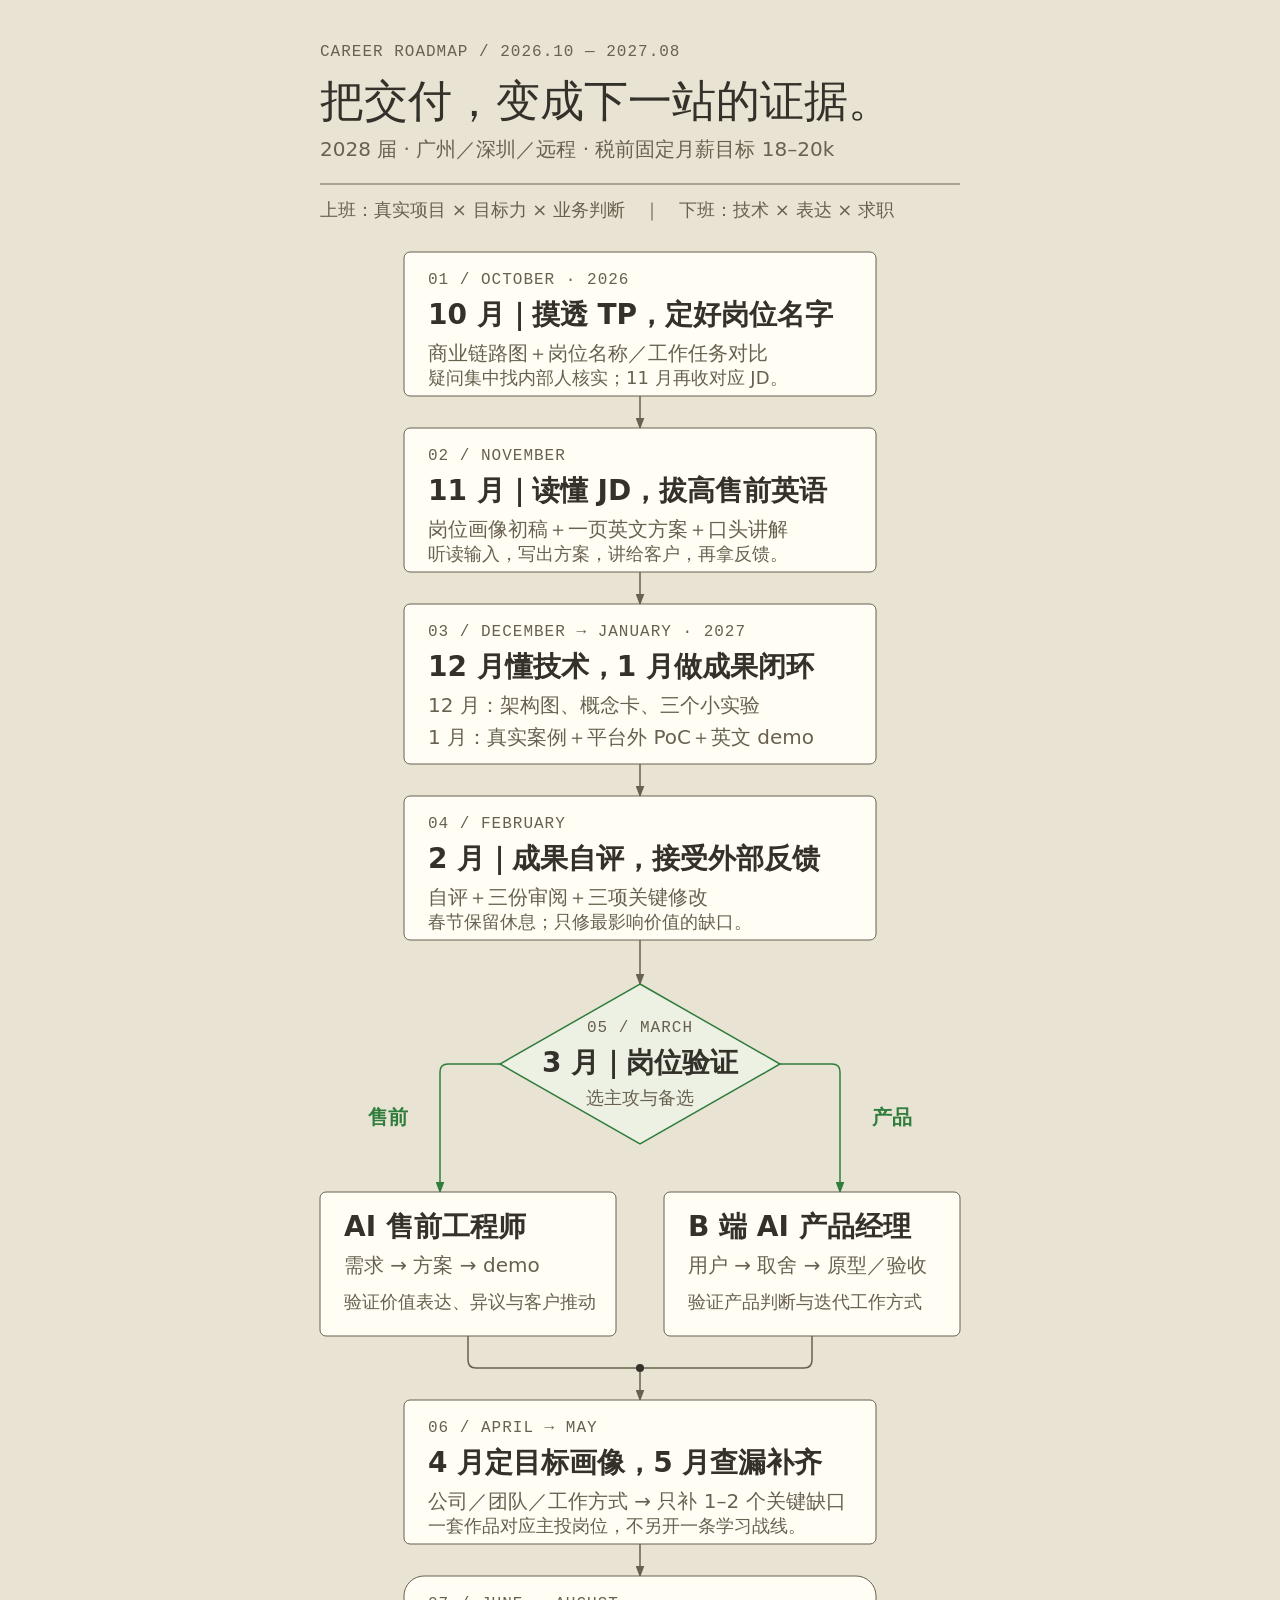
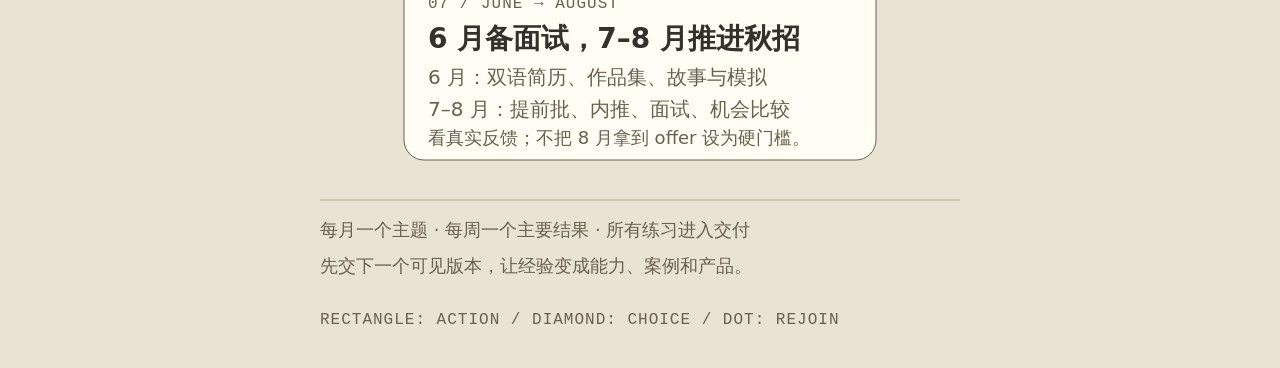
<file: Career Roadmap.html>
<!doctype html>
<html lang="zh-CN">
<head>
<meta charset="utf-8">
<meta name="viewport" content="width=device-width, initial-scale=1">
<meta name="description" content="2026 年 10 月至 2027 年 8 月职业发展路线：工作与下班并行，3 月验证岗位，7–8 月进入秋招。">
<title>Career Roadmap · 职业跃迁路线</title>
<!-- Diagram Design / flowchart / fit: 720 × 1968 / balanced / personal planning.
     Custom skin authorized by the user's existing-platform request.
     Paper #e9e3d3, surface #fffdf4, ink #33312a, muted #68614f,
     accent #2f7d3c. No shadows. System Chinese fonts for readable offline export.
     Nine nodes / ten connectors. Monthly actions stay in the workbench table.
     Font fidelity: platform custom pixel font is not embedded in this standalone
     file; diagram uses explicitly disclosed system sans/serif fallbacks. -->
<style>
*{box-sizing:border-box;margin:0;padding:0}
:root{--color-paper:#e9e3d3;--color-paper-2:#f7f2e4;--color-ink:#33312a;--color-muted:#68614f;--color-accent:#2f7d3c;--font-sans:'Geist','PingFang SC','Microsoft YaHei',system-ui,sans-serif;--font-serif:'Instrument Serif','Songti SC','STSong',serif;--font-mono:'Geist Mono','SF Mono',ui-monospace,monospace}
body{background:var(--color-paper);color:var(--color-ink);font-family:var(--font-sans)}
.frame{width:100%;max-width:720px;min-width:0;margin:auto}
.diagram-container{width:100%;overflow-x:auto}
svg{display:block;width:100%;min-width:720px}
.rd-title{font-family:var(--font-serif);font-size:44px;font-weight:500;fill:var(--color-ink)}
.rd-name{font-family:var(--font-sans);font-size:28px;font-weight:650;fill:var(--color-ink)}
.rd-body{font-family:var(--font-sans);font-size:20px;font-weight:400;fill:var(--color-muted)}
.rd-date{font-family:var(--font-mono);font-size:16px;fill:var(--color-muted);letter-spacing:1px}
.rd-small{font-family:var(--font-sans);font-size:18px;fill:var(--color-muted)}
.rd-arrow-label{font-family:var(--font-sans);font-size:20px;fill:var(--color-accent);font-weight:600}
.rd-step{fill:#fffdf4;stroke:#68614f;stroke-width:1}
.rd-connector{fill:none;stroke:#68614f;stroke-width:1.5;marker-end:url(#career-arrow)}
.rd-branch{fill:none;stroke:#2f7d3c;stroke-width:1.5;marker-end:url(#career-arrow-accent)}
@media print{.diagram-container{overflow-x:visible}svg{min-width:0}}
</style>
</head>
<body>
<main class="frame"><div class="diagram-container">
<svg viewBox="0 0 720 1968" xmlns="http://www.w3.org/2000/svg" role="img" aria-labelledby="career-roadmap-title career-roadmap-desc">
  <title id="career-roadmap-title">2026 年 10 月至 2027 年 8 月职业跃迁路线</title>
  <desc id="career-roadmap-desc">上班用真实项目积累交付与商业能力，下班学习技术和售前英语，三月通过同题体验选择售前或产品主攻方向，汇合后确定公司画像、补齐缺口并准备秋招。</desc>
  <defs>
    <marker id="career-arrow" markerWidth="8" markerHeight="6" refX="7" refY="3" orient="auto"><polygon points="0 0,8 3,0 6" fill="#68614f"/></marker>
    <marker id="career-arrow-accent" markerWidth="8" markerHeight="6" refX="7" refY="3" orient="auto"><polygon points="0 0,8 3,0 6" fill="#2f7d3c"/></marker>
  </defs>
  <rect width="720" height="1968" fill="#e9e3d3"/>
  <text class="rd-date" x="40" y="56">CAREER ROADMAP / 2026.10 — 2027.08</text>
  <text class="rd-title" x="40" y="116">把交付，变成下一站的证据。</text>
  <text class="rd-body" x="40" y="156">2028 届 · 广州／深圳／远程 · 税前固定月薪目标 18–20k</text>
  <line x1="40" y1="184" x2="680" y2="184" stroke="#68614f" stroke-width="1"/>
  <text class="rd-small" x="40" y="216">上班：真实项目 × 目标力 × 业务判断　｜　下班：技术 × 表达 × 求职</text>

  <!-- All connectors precede nodes. Branches merge only at the ink dot. -->
  <line class="rd-connector" x1="360" y1="396" x2="360" y2="428"/>
  <line class="rd-connector" x1="360" y1="572" x2="360" y2="604"/>
  <line class="rd-connector" x1="360" y1="764" x2="360" y2="796"/>
  <line class="rd-connector" x1="360" y1="940" x2="360" y2="984"/>
  <path class="rd-branch" d="M 220 1064 H 168 Q 160 1064 160 1072 V 1192"/>
  <path class="rd-branch" d="M 500 1064 H 552 Q 560 1064 560 1072 V 1192"/>
  <path d="M 188 1336 V 1360 Q 188 1368 196 1368 H 360" fill="none" stroke="#68614f" stroke-width="1.5"/>
  <path d="M 532 1336 V 1360 Q 532 1368 524 1368 H 360" fill="none" stroke="#68614f" stroke-width="1.5"/>
  <line class="rd-connector" x1="360" y1="1372" x2="360" y2="1400"/>
  <line class="rd-connector" x1="360" y1="1544" x2="360" y2="1576"/>
  <rect x="72" y="1100" width="72" height="36" fill="#e9e3d3"/>
  <text class="rd-arrow-label" x="108" y="1124" text-anchor="middle">售前</text>
  <rect x="576" y="1100" width="72" height="36" fill="#e9e3d3"/>
  <text class="rd-arrow-label" x="612" y="1124" text-anchor="middle">产品</text>

  <g data-node="october">
    <rect class="rd-step" x="124" y="252" width="472" height="144" rx="6"/>
    <text class="rd-date" x="148" y="284">01 / OCTOBER · 2026</text>
    <text class="rd-name" x="148" y="324">10 月｜摸透 TP，定好岗位名字</text>
    <text class="rd-body" x="148" y="360">商业链路图＋岗位名称／工作任务对比</text>
    <text class="rd-small" x="148" y="384">疑问集中找内部人核实；11 月再收对应 JD。</text>
  </g>
  <g data-node="november">
    <rect class="rd-step" x="124" y="428" width="472" height="144" rx="6"/>
    <text class="rd-date" x="148" y="460">02 / NOVEMBER</text>
    <text class="rd-name" x="148" y="500">11 月｜读懂 JD，拔高售前英语</text>
    <text class="rd-body" x="148" y="536">岗位画像初稿＋一页英文方案＋口头讲解</text>
    <text class="rd-small" x="148" y="560">听读输入，写出方案，讲给客户，再拿反馈。</text>
  </g>
  <g data-node="technical-build">
    <rect class="rd-step" x="124" y="604" width="472" height="160" rx="6"/>
    <text class="rd-date" x="148" y="636">03 / DECEMBER → JANUARY · 2027</text>
    <text class="rd-name" x="148" y="676">12 月懂技术，1 月做成果闭环</text>
    <text class="rd-body" x="148" y="712">12 月：架构图、概念卡、三个小实验</text>
    <text class="rd-body" x="148" y="744">1 月：真实案例＋平台外 PoC＋英文 demo</text>
  </g>
  <g data-node="feedback">
    <rect class="rd-step" x="124" y="796" width="472" height="144" rx="6"/>
    <text class="rd-date" x="148" y="828">04 / FEBRUARY</text>
    <text class="rd-name" x="148" y="868">2 月｜成果自评，接受外部反馈</text>
    <text class="rd-body" x="148" y="904">自评＋三份审阅＋三项关键修改</text>
    <text class="rd-small" x="148" y="928">春节保留休息；只修最影响价值的缺口。</text>
  </g>
  <g data-node="role-decision">
    <path d="M 360 984 L 500 1064 L 360 1144 L 220 1064 Z" fill="#edf1e4" stroke="#2f7d3c" stroke-width="1.5"/>
    <text class="rd-date" x="360" y="1032" text-anchor="middle">05 / MARCH</text>
    <text class="rd-name" x="360" y="1072" text-anchor="middle">3 月｜岗位验证</text>
    <text class="rd-small" x="360" y="1104" text-anchor="middle">选主攻与备选</text>
  </g>
  <g data-node="presales-trial">
    <rect class="rd-step" x="40" y="1192" width="296" height="144" rx="6"/>
    <text class="rd-name" x="64" y="1236">AI 售前工程师</text>
    <text class="rd-body" x="64" y="1272">需求 → 方案 → demo</text>
    <text class="rd-small" x="64" y="1308">验证价值表达、异议与客户推动</text>
  </g>
  <g data-node="product-trial">
    <rect class="rd-step" x="384" y="1192" width="296" height="144" rx="6"/>
    <text class="rd-name" x="408" y="1236">B 端 AI 产品经理</text>
    <text class="rd-body" x="408" y="1272">用户 → 取舍 → 原型／验收</text>
    <text class="rd-small" x="408" y="1308">验证产品判断与迭代工作方式</text>
  </g>
  <circle cx="360" cy="1368" r="4" fill="#33312a"/>
  <g data-node="target-gap">
    <rect class="rd-step" x="124" y="1400" width="472" height="144" rx="6"/>
    <text class="rd-date" x="148" y="1432">06 / APRIL → MAY</text>
    <text class="rd-name" x="148" y="1472">4 月定目标画像，5 月查漏补齐</text>
    <text class="rd-body" x="148" y="1508">公司／团队／工作方式 → 只补 1–2 个关键缺口</text>
    <text class="rd-small" x="148" y="1532">一套作品对应主投岗位，不另开一条学习战线。</text>
  </g>
  <g data-node="recruitment">
    <rect class="rd-step" x="124" y="1576" width="472" height="184" rx="20"/>
    <text class="rd-date" x="148" y="1608">07 / JUNE → AUGUST</text>
    <text class="rd-name" x="148" y="1648">6 月备面试，7–8 月推进秋招</text>
    <text class="rd-body" x="148" y="1684">6 月：双语简历、作品集、故事与模拟</text>
    <text class="rd-body" x="148" y="1716">7–8 月：提前批、内推、面试、机会比较</text>
    <text class="rd-small" x="148" y="1744">看真实反馈；不把 8 月拿到 offer 设为硬门槛。</text>
  </g>
  <line x1="40" y1="1800" x2="680" y2="1800" stroke="#b3aa90" stroke-width="1"/>
  <text class="rd-small" x="40" y="1836">每月一个主题 · 每周一个主要结果 · 所有练习进入交付</text>
  <text class="rd-small" x="40" y="1872">先交下一个可见版本，让经验变成能力、案例和产品。</text>
  <text class="rd-date" x="40" y="1924">RECTANGLE: ACTION / DIAMOND: CHOICE / DOT: REJOIN</text>
</svg>
</div></main>
</body>
</html>
</file>
<file: assets/pixel/Fusion-Pixel-12px-Monospaced-Simplified-Chinese.css>
@font-face {
  font-family: "Fusion Pixel 12px Monospaced Simplified Chinese";
  font-style: normal;
  font-weight: 400;
  font-display: swap;
  src: local("Fusion Pixel 12px Mono zh_hans Regular"), local("Fusion-Pixel-12px-Mono-zh_hans-Regular"), url(Fusion-Pixel-12px-Monospaced-Simplified-Chinese.Basic-Latin.woff2) format("woff2");
  unicode-range: U+20-7E;
}
@font-face {
  font-family: "Fusion Pixel 12px Monospaced Simplified Chinese";
  font-style: normal;
  font-weight: 400;
  font-display: swap;
  src: local("Fusion Pixel 12px Mono zh_hans Regular"), local("Fusion-Pixel-12px-Mono-zh_hans-Regular"), url(Fusion-Pixel-12px-Monospaced-Simplified-Chinese.Latin-1-Supplement.woff2) format("woff2");
  unicode-range: U+A1-AC, U+AE-FF;
}
@font-face {
  font-family: "Fusion Pixel 12px Monospaced Simplified Chinese";
  font-style: normal;
  font-weight: 400;
  font-display: swap;
  src: local("Fusion Pixel 12px Mono zh_hans Regular"), local("Fusion-Pixel-12px-Mono-zh_hans-Regular"), url(Fusion-Pixel-12px-Monospaced-Simplified-Chinese.Latin-Extended-A.woff2) format("woff2");
  unicode-range: U+100-131, U+134-17F;
}
@font-face {
  font-family: "Fusion Pixel 12px Monospaced Simplified Chinese";
  font-style: normal;
  font-weight: 400;
  font-display: swap;
  src: local("Fusion Pixel 12px Mono zh_hans Regular"), local("Fusion-Pixel-12px-Mono-zh_hans-Regular"), url(Fusion-Pixel-12px-Monospaced-Simplified-Chinese.Latin-Extended-B.woff2) format("woff2");
  unicode-range: U+180, U+182-183, U+186, U+189, U+18B-18C, U+18E-18F, U+191-192, U+19A, U+19E-1A1, U+1A7-1A9, U+1AF-1B1, U+1CD-1E3, U+1E6-1ED, U+1F0, U+1F4-1F5, U+1F8-21B, U+21E-220, U+226-233, U+237, U+23D, U+244-245, U+248-249;
}
@font-face {
  font-family: "Fusion Pixel 12px Monospaced Simplified Chinese";
  font-style: normal;
  font-weight: 400;
  font-display: swap;
  src: local("Fusion Pixel 12px Mono zh_hans Regular"), local("Fusion-Pixel-12px-Mono-zh_hans-Regular"), url(Fusion-Pixel-12px-Monospaced-Simplified-Chinese.Greek-and-Coptic.woff2) format("woff2");
  unicode-range: U+376-377, U+37B-37F, U+384-38A, U+38C, U+38E-3A1, U+3A3-3CE, U+3D2-3D6, U+3DA-3DB, U+3F2-3FB, U+3FD-3FF;
}
@font-face {
  font-family: "Fusion Pixel 12px Monospaced Simplified Chinese";
  font-style: normal;
  font-weight: 400;
  font-display: swap;
  src: local("Fusion Pixel 12px Mono zh_hans Regular"), local("Fusion-Pixel-12px-Mono-zh_hans-Regular"), url(Fusion-Pixel-12px-Monospaced-Simplified-Chinese.Cyrillic.woff2) format("woff2");
  unicode-range: U+400-401, U+403-408, U+40C-451, U+453-458, U+45B-45F, U+464-465, U+470-473, U+490-491, U+49E-49F, U+4AE-4B1, U+4BA-4BB, U+4C0-4C2, U+4C7-4C8, U+4CF-4DF, U+4E2-4F9;
}
@font-face {
  font-family: "Fusion Pixel 12px Monospaced Simplified Chinese";
  font-style: normal;
  font-weight: 400;
  font-display: swap;
  src: local("Fusion Pixel 12px Mono zh_hans Regular"), local("Fusion-Pixel-12px-Mono-zh_hans-Regular"), url(Fusion-Pixel-12px-Monospaced-Simplified-Chinese.Latin-Extended-Additional.woff2) format("woff2");
  unicode-range: U+1E9E;
}
@font-face {
  font-family: "Fusion Pixel 12px Monospaced Simplified Chinese";
  font-style: normal;
  font-weight: 400;
  font-display: swap;
  src: local("Fusion Pixel 12px Mono zh_hans Regular"), local("Fusion-Pixel-12px-Mono-zh_hans-Regular"), url(Fusion-Pixel-12px-Monospaced-Simplified-Chinese.General-Punctuation.woff2) format("woff2");
  unicode-range: U+2010-2027, U+2030-2033, U+2035-2036, U+203B, U+203E, U+2043, U+204B-204D;
}
@font-face {
  font-family: "Fusion Pixel 12px Monospaced Simplified Chinese";
  font-style: normal;
  font-weight: 400;
  font-display: swap;
  src: local("Fusion Pixel 12px Mono zh_hans Regular"), local("Fusion-Pixel-12px-Mono-zh_hans-Regular"), url(Fusion-Pixel-12px-Monospaced-Simplified-Chinese.Superscripts-and-Subscripts.woff2) format("woff2");
  unicode-range: U+2070-2071, U+2074-208E, U+2090-209C;
}
@font-face {
  font-family: "Fusion Pixel 12px Monospaced Simplified Chinese";
  font-style: normal;
  font-weight: 400;
  font-display: swap;
  src: local("Fusion Pixel 12px Mono zh_hans Regular"), local("Fusion-Pixel-12px-Mono-zh_hans-Regular"), url(Fusion-Pixel-12px-Monospaced-Simplified-Chinese.Letterlike-Symbols.woff2) format("woff2");
  unicode-range: U+2103, U+2109, U+2116, U+2122, U+2126-2127, U+212A-212B, U+212E;
}
@font-face {
  font-family: "Fusion Pixel 12px Monospaced Simplified Chinese";
  font-style: normal;
  font-weight: 400;
  font-display: swap;
  src: local("Fusion Pixel 12px Mono zh_hans Regular"), local("Fusion-Pixel-12px-Mono-zh_hans-Regular"), url(Fusion-Pixel-12px-Monospaced-Simplified-Chinese.Number-Forms.woff2) format("woff2");
  unicode-range: U+2150-218B;
}
@font-face {
  font-family: "Fusion Pixel 12px Monospaced Simplified Chinese";
  font-style: normal;
  font-weight: 400;
  font-display: swap;
  src: local("Fusion Pixel 12px Mono zh_hans Regular"), local("Fusion-Pixel-12px-Mono-zh_hans-Regular"), url(Fusion-Pixel-12px-Monospaced-Simplified-Chinese.Arrows.woff2) format("woff2");
  unicode-range: U+2190-21FF;
}
@font-face {
  font-family: "Fusion Pixel 12px Monospaced Simplified Chinese";
  font-style: normal;
  font-weight: 400;
  font-display: swap;
  src: local("Fusion Pixel 12px Mono zh_hans Regular"), local("Fusion-Pixel-12px-Mono-zh_hans-Regular"), url(Fusion-Pixel-12px-Monospaced-Simplified-Chinese.Miscellaneous-Technical.woff2) format("woff2");
  unicode-range: U+230C-231F, U+23CE-23CF, U+23E8-23FF;
}
@font-face {
  font-family: "Fusion Pixel 12px Monospaced Simplified Chinese";
  font-style: normal;
  font-weight: 400;
  font-display: swap;
  src: local("Fusion Pixel 12px Mono zh_hans Regular"), local("Fusion-Pixel-12px-Mono-zh_hans-Regular"), url(Fusion-Pixel-12px-Monospaced-Simplified-Chinese.Enclosed-Alphanumerics.woff2) format("woff2");
  unicode-range: U+2460-24FF;
}
@font-face {
  font-family: "Fusion Pixel 12px Monospaced Simplified Chinese";
  font-style: normal;
  font-weight: 400;
  font-display: swap;
  src: local("Fusion Pixel 12px Mono zh_hans Regular"), local("Fusion-Pixel-12px-Mono-zh_hans-Regular"), url(Fusion-Pixel-12px-Monospaced-Simplified-Chinese.Box-Drawing.woff2) format("woff2");
  unicode-range: U+2500-257F;
}
@font-face {
  font-family: "Fusion Pixel 12px Monospaced Simplified Chinese";
  font-style: normal;
  font-weight: 400;
  font-display: swap;
  src: local("Fusion Pixel 12px Mono zh_hans Regular"), local("Fusion-Pixel-12px-Mono-zh_hans-Regular"), url(Fusion-Pixel-12px-Monospaced-Simplified-Chinese.Block-Elements.woff2) format("woff2");
  unicode-range: U+2580-259F;
}
@font-face {
  font-family: "Fusion Pixel 12px Monospaced Simplified Chinese";
  font-style: normal;
  font-weight: 400;
  font-display: swap;
  src: local("Fusion Pixel 12px Mono zh_hans Regular"), local("Fusion-Pixel-12px-Mono-zh_hans-Regular"), url(Fusion-Pixel-12px-Monospaced-Simplified-Chinese.Geometric-Shapes.woff2) format("woff2");
  unicode-range: U+25A0-25FF;
}
@font-face {
  font-family: "Fusion Pixel 12px Monospaced Simplified Chinese";
  font-style: normal;
  font-weight: 400;
  font-display: swap;
  src: local("Fusion Pixel 12px Mono zh_hans Regular"), local("Fusion-Pixel-12px-Mono-zh_hans-Regular"), url(Fusion-Pixel-12px-Monospaced-Simplified-Chinese.Miscellaneous-Symbols.woff2) format("woff2");
  unicode-range: U+2600-2614, U+2616-2621, U+2624-2625, U+2628-266F, U+2680-2695, U+2698-269A, U+26AA-26AC, U+26B2-26B5, U+26B8, U+26BC, U+26BF, U+26C4-26CC, U+26CE-26CF, U+26D2-26D4, U+26D8-26DE, U+26E0-26EF, U+26F1-26F3, U+26F5-26F6, U+26F8, U+26FC-26FD, U+26FF;
}
@font-face {
  font-family: "Fusion Pixel 12px Monospaced Simplified Chinese";
  font-style: normal;
  font-weight: 400;
  font-display: swap;
  src: local("Fusion Pixel 12px Mono zh_hans Regular"), local("Fusion-Pixel-12px-Mono-zh_hans-Regular"), url(Fusion-Pixel-12px-Monospaced-Simplified-Chinese.Dingbats.woff2) format("woff2");
  unicode-range: U+2708-2709, U+2766-2767, U+2776-2793;
}
@font-face {
  font-family: "Fusion Pixel 12px Monospaced Simplified Chinese";
  font-style: normal;
  font-weight: 400;
  font-display: swap;
  src: local("Fusion Pixel 12px Mono zh_hans Regular"), local("Fusion-Pixel-12px-Mono-zh_hans-Regular"), url(Fusion-Pixel-12px-Monospaced-Simplified-Chinese.Braille-Patterns.woff2) format("woff2");
  unicode-range: U+2800-28FF;
}
@font-face {
  font-family: "Fusion Pixel 12px Monospaced Simplified Chinese";
  font-style: normal;
  font-weight: 400;
  font-display: swap;
  src: local("Fusion Pixel 12px Mono zh_hans Regular"), local("Fusion-Pixel-12px-Mono-zh_hans-Regular"), url(Fusion-Pixel-12px-Monospaced-Simplified-Chinese.Latin-Extended-C.woff2) format("woff2");
  unicode-range: U+2C60-2C61, U+2C6E-2C6F;
}
@font-face {
  font-family: "Fusion Pixel 12px Monospaced Simplified Chinese";
  font-style: normal;
  font-weight: 400;
  font-display: swap;
  src: local("Fusion Pixel 12px Mono zh_hans Regular"), local("Fusion-Pixel-12px-Mono-zh_hans-Regular"), url(Fusion-Pixel-12px-Monospaced-Simplified-Chinese.CJK-Radicals-Supplement.woff2) format("woff2");
  unicode-range: U+2E80-2E99, U+2E9B-2EF3;
}
@font-face {
  font-family: "Fusion Pixel 12px Monospaced Simplified Chinese";
  font-style: normal;
  font-weight: 400;
  font-display: swap;
  src: local("Fusion Pixel 12px Mono zh_hans Regular"), local("Fusion-Pixel-12px-Mono-zh_hans-Regular"), url(Fusion-Pixel-12px-Monospaced-Simplified-Chinese.Kangxi-Radicals.woff2) format("woff2");
  unicode-range: U+2F00-2FD5;
}
@font-face {
  font-family: "Fusion Pixel 12px Monospaced Simplified Chinese";
  font-style: normal;
  font-weight: 400;
  font-display: swap;
  src: local("Fusion Pixel 12px Mono zh_hans Regular"), local("Fusion-Pixel-12px-Mono-zh_hans-Regular"), url(Fusion-Pixel-12px-Monospaced-Simplified-Chinese.Ideographic-Description-Characters.woff2) format("woff2");
  unicode-range: U+2FF0-2FFF;
}
@font-face {
  font-family: "Fusion Pixel 12px Monospaced Simplified Chinese";
  font-style: normal;
  font-weight: 400;
  font-display: swap;
  src: local("Fusion Pixel 12px Mono zh_hans Regular"), local("Fusion-Pixel-12px-Mono-zh_hans-Regular"), url(Fusion-Pixel-12px-Monospaced-Simplified-Chinese.CJK-Symbols-and-Punctuation.woff2) format("woff2");
  unicode-range: U+3000-303F;
}
@font-face {
  font-family: "Fusion Pixel 12px Monospaced Simplified Chinese";
  font-style: normal;
  font-weight: 400;
  font-display: swap;
  src: local("Fusion Pixel 12px Mono zh_hans Regular"), local("Fusion-Pixel-12px-Mono-zh_hans-Regular"), url(Fusion-Pixel-12px-Monospaced-Simplified-Chinese.Hiragana.woff2) format("woff2");
  unicode-range: U+3041-3096, U+3099-309F;
}
@font-face {
  font-family: "Fusion Pixel 12px Monospaced Simplified Chinese";
  font-style: normal;
  font-weight: 400;
  font-display: swap;
  src: local("Fusion Pixel 12px Mono zh_hans Regular"), local("Fusion-Pixel-12px-Mono-zh_hans-Regular"), url(Fusion-Pixel-12px-Monospaced-Simplified-Chinese.Katakana.woff2) format("woff2");
  unicode-range: U+30A0-30FF;
}
@font-face {
  font-family: "Fusion Pixel 12px Monospaced Simplified Chinese";
  font-style: normal;
  font-weight: 400;
  font-display: swap;
  src: local("Fusion Pixel 12px Mono zh_hans Regular"), local("Fusion-Pixel-12px-Mono-zh_hans-Regular"), url(Fusion-Pixel-12px-Monospaced-Simplified-Chinese.Bopomofo.woff2) format("woff2");
  unicode-range: U+3105-312F;
}
@font-face {
  font-family: "Fusion Pixel 12px Monospaced Simplified Chinese";
  font-style: normal;
  font-weight: 400;
  font-display: swap;
  src: local("Fusion Pixel 12px Mono zh_hans Regular"), local("Fusion-Pixel-12px-Mono-zh_hans-Regular"), url(Fusion-Pixel-12px-Monospaced-Simplified-Chinese.Hangul-Compatibility-Jamo.woff2) format("woff2");
  unicode-range: U+3131-318E;
}
@font-face {
  font-family: "Fusion Pixel 12px Monospaced Simplified Chinese";
  font-style: normal;
  font-weight: 400;
  font-display: swap;
  src: local("Fusion Pixel 12px Mono zh_hans Regular"), local("Fusion-Pixel-12px-Mono-zh_hans-Regular"), url(Fusion-Pixel-12px-Monospaced-Simplified-Chinese.Enclosed-CJK-Letters-and-Months.woff2) format("woff2");
  unicode-range: U+3220-3230, U+3248-324F, U+3251-325F, U+327F-3290, U+32A3-32A8, U+32B1-32CB, U+32FF;
}
@font-face {
  font-family: "Fusion Pixel 12px Monospaced Simplified Chinese";
  font-style: normal;
  font-weight: 400;
  font-display: swap;
  src: local("Fusion Pixel 12px Mono zh_hans Regular"), local("Fusion-Pixel-12px-Mono-zh_hans-Regular"), url(Fusion-Pixel-12px-Monospaced-Simplified-Chinese.CJK-Compatibility.woff2) format("woff2");
  unicode-range: U+3358-3370, U+337B-337E, U+33E0-33FE;
}
@font-face {
  font-family: "Fusion Pixel 12px Monospaced Simplified Chinese";
  font-style: normal;
  font-weight: 400;
  font-display: swap;
  src: local("Fusion Pixel 12px Mono zh_hans Regular"), local("Fusion-Pixel-12px-Mono-zh_hans-Regular"), url(Fusion-Pixel-12px-Monospaced-Simplified-Chinese.CJK-Unified-Ideographs-Extension-A-001.woff2) format("woff2");
  unicode-range: U+3400-3401, U+3403-3404, U+3406-340B, U+340D-340F, U+3412-3415, U+3417-341B, U+342C-342D, U+3430-3431, U+3433, U+3436-3437, U+3439, U+343B, U+343E-343F, U+3442-3443, U+3449, U+344B-344C, U+3451-3453, U+3455, U+3459-345A, U+345D, U+345F, U+3464-3465, U+3467, U+3469, U+346B, U+3471-3472, U+3476, U+347A-347B, U+347D, U+3480-3482, U+3486-3488, U+348D-348E, U+3491-3492, U+3496, U+349C, U+349E, U+34A2, U+34A4-34A6, U+34A8, U+34AC, U+34B0, U+34B2-34B5, U+34BC-34BD, U+34C1, U+34C4, U+34CA-34CB, U+34CD, U+34CF, U+34D1, U+34D3, U+34D5-34D6, U+34DB-34DC, U+34DE-34DF, U+34E7, U+34F5, U+34FE, U+350A, U+3512, U+3514, U+3516, U+351D-351E, U+3524, U+352B-352C, U+352F-3538, U+353D-353E, U+3540, U+3542-3546, U+3551-3552, U+3554-3558, U+3563-3564, U+3566, U+3569, U+356E, U+3575-3577, U+357A, U+357E, U+3582-3586, U+3588, U+358A-358B, U+358D-3590, U+3597, U+3599, U+359B, U+359D-359E, U+35A4-35A5, U+35A7, U+35AD, U+35AF-35B0, U+35B5, U+35B7, U+35BB-35BC, U+35BF-35C3, U+35C6-35C8, U+35CA, U+35CE, U+35D1, U+35D5-35D6, U+35D8, U+35DA, U+35DF, U+35E1, U+35E8, U+35ED, U+35F3-35F4, U+35FA, U+3601, U+3603, U+3606, U+3608, U+360E, U+3610, U+3615, U+3619-361A, U+3620-3621, U+3629, U+362D, U+362F, U+3631-3632, U+3635, U+3638, U+363B-363C, U+3642-3643, U+3645-3646, U+364A, U+364E, U+3657, U+365A-365C, U+3660, U+3662-3663, U+3668-3669, U+366E, U+3675, U+3677, U+3679-367A, U+367C, U+367F, U+3684-3686, U+3688-3689, U+3696, U+3699, U+36B1, U+36B3-36B4, U+36BA, U+36BC, U+36BF, U+36C1, U+36C6, U+36C8, U+36CA, U+36CC, U+36D0, U+36DA, U+36DE, U+36E0-36E2, U+36E5, U+36F0, U+36F4-36F5, U+36F9, U+36FE, U+3708, U+3713-3714, U+3716-3717, U+371C-371D, U+371F, U+3728, U+372E, U+3730, U+3734, U+3736, U+373A, U+3746, U+3749, U+374D, U+3754, U+3764-3766, U+3771-3772, U+3775, U+377A, U+377E, U+37A2, U+37A4-37A5, U+37A7, U+37AA, U+37AF, U+37B4, U+37BB-37BD, U+37C1, U+37CB, U+37CF, U+37D4, U+37D6, U+37DF, U+37E1, U+37E5, U+37E7, U+37EB, U+37ED, U+37F2-37F3, U+37F7-37F8, U+37FC, U+3801-3803, U+380B, U+3811, U+3816, U+3818, U+381C, U+3825-3826, U+3830, U+3832-3833, U+3835, U+383A-383B, U+383E, U+3846-3848, U+384E-384F, U+3851, U+3854, U+385A-385B, U+385F, U+3868, U+386B-386E, U+3870-3871, U+3873, U+3875, U+3879-387A, U+387C, U+3885-3886, U+389B-389C, U+389E, U+38AA-38AC, U+38AF, U+38B7, U+38C1, U+38C4, U+38CA, U+38D0, U+38D9-38DA, U+38E7, U+38EA, U+38EC, U+38EE, U+38F0, U+38F3, U+38F6-38F7, U+3904, U+3906, U+3911, U+3915-3917, U+391B-391D, U+3922, U+3924, U+3926-3928, U+392F, U+3934, U+3937, U+393A, U+393E, U+3941, U+3952, U+395B, U+3960, U+3966, U+396A, U+3971, U+3973, U+3978, U+397B-397F, U+3983-3984, U+3988, U+398A-398B, U+398F, U+3991, U+3998-3999, U+39A1, U+39A7, U+39AB, U+39AD, U+39AF-39B1, U+39B3, U+39B7-39B8, U+39C9-39CA, U+39CF, U+39D1, U+39D3-39D4, U+39D9, U+39DC, U+39DE-39DF, U+39E2, U+39E4-39E5, U+39E7-39E8, U+39EA, U+39EF, U+39F4, U+39FA, U+39FD, U+3A09-3A0A, U+3A10, U+3A14-3A15, U+3A18, U+3A1E, U+3A24, U+3A2B, U+3A34, U+3A37-3A38, U+3A3E, U+3A44, U+3A49, U+3A51, U+3A55-3A58, U+3A64-3A67, U+3A70, U+3A7B, U+3A7F, U+3A8C, U+3A93, U+3A98, U+3A9B, U+3AA3, U+3AA7, U+3AAE, U+3AC0, U+3AC7-3AC9, U+3ACB, U+3AD3, U+3AD5, U+3ADC-3ADD, U+3ADF, U+3AE4, U+3AEF, U+3AF4-3AF5, U+3AFB-3AFC, U+3B06, U+3B0D-3B0F, U+3B14, U+3B1B, U+3B21-3B22, U+3B24, U+3B2A, U+3B31-3B32, U+3B34-3B35, U+3B37, U+3B3B, U+3B3D-3B3E, U+3B41, U+3B43, U+3B46, U+3B4A-3B4C, U+3B4E, U+3B5E, U+3B60-3B61, U+3B63, U+3B6A, U+3B6F, U+3B71, U+3B73, U+3B78, U+3B7C-3B7D, U+3B80-3B81, U+3B87, U+3B8E, U+3B90, U+3B96, U+3B98-3B99, U+3B9B-3B9C, U+3BA1, U+3BA7, U+3BBF, U+3BCA, U+3BD0-3BD1, U+3BD3, U+3BD6, U+3BDA, U+3BE0, U+3BE5, U+3BE9-3BEA, U+3BFE-3BFF, U+3C02, U+3C07, U+3C0C, U+3C0F-3C10, U+3C15, U+3C1B, U+3C36, U+3C38, U+3C3C-3C3D, U+3C43, U+3C47, U+3C4B-3C4C, U+3C67, U+3C6A, U+3C73, U+3C76, U+3C8C, U+3C93, U+3C9A, U+3C9C, U+3CA8, U+3CAE, U+3CB0-3CB1, U+3CB8, U+3CBB, U+3CC3, U+3CC7, U+3CC9-3CCB, U+3CCD, U+3CCF, U+3CD3, U+3CD8, U+3CDA, U+3CDD, U+3CE0, U+3CE3, U+3CE5, U+3CE7, U+3CED-3CEE, U+3CF3-3CF4, U+3CF6, U+3D02, U+3D04-3D05, U+3D07-3D09, U+3D0D, U+3D13-3D14, U+3D1E, U+3D23, U+3D35, U+3D3D, U+3D45, U+3D4A, U+3D53-3D55, U+3D58-3D5A, U+3D5C, U+3D5E, U+3D62-3D63, U+3D65-3D66, U+3D69, U+3D6C-3D6D, U+3D72, U+3D74, U+3D79, U+3D7D, U+3D83, U+3D91, U+3D93, U+3D97, U+3DA0, U+3DAD, U+3DB2, U+3DB5, U+3DB9, U+3DBD, U+3DC1, U+3DC3, U+3DCB, U+3DCD-3DCE, U+3DD4, U+3DDB, U+3DE1, U+3DE3, U+3DE5, U+3DE7, U+3DEA, U+3DEC, U+3DEE, U+3DF6, U+3DFB, U+3DFF-3E00, U+3E04, U+3E06, U+3E0C, U+3E0E, U+3E13, U+3E16-3E19, U+3E1E, U+3E22, U+3E25, U+3E2A, U+3E2C, U+3E36, U+3E38, U+3E3A, U+3E3E, U+3E47, U+3E4B, U+3E58, U+3E5D, U+3E65, U+3E6B-3E6E, U+3E72-3E74, U+3E7A, U+3E7E-3E7F, U+3E81-3E82, U+3E84, U+3E8D, U+3E91-3E92, U+3E96-3E97, U+3EA2, U+3EA4-3EA5, U+3EA8, U+3EAE-3EAF, U+3EB1, U+3EBB, U+3EC0-3EC1, U+3EC3-3EC5, U+3EC8, U+3ED2, U+3EDF, U+3EE3, U+3EEA-3EEC, U+3EF4, U+3F01-3F04, U+3F06, U+3F0E, U+3F25, U+3F27-3F29, U+3F33, U+3F39, U+3F42, U+3F5A, U+3F5C, U+3F5E, U+3F65, U+3F68-3F69, U+3F6D, U+3F6F, U+3F86, U+3F89, U+3F98, U+3FA9-3FAA, U+3FAD, U+3FB2, U+3FB8, U+3FCB-3FCC, U+3FDD, U+3FE2, U+3FF0, U+3FF4, U+3FF8, U+3FFF-4000, U+4004, U+400E, U+4019, U+401D, U+4023, U+402A, U+402E-402F, U+403B, U+4044, U+4047, U+404D, U+4052, U+4055-4056, U+405F, U+4064-4065, U+406F, U+4074, U+4076, U+407A-407B, U+407D, U+4080-4081, U+4088, U+408B, U+4094, U+4097, U+409C, U+40A1, U+40A5-40A6, U+40A9-40AA, U+40AD, U+40B1, U+40B4-40B5, U+40B7, U+40BB-40BC, U+40BF, U+40C9, U+40CB, U+40CF, U+40D3, U+40D6, U+40DC-40DD, U+40DF, U+40EA, U+40F1, U+40F3, U+40F8, U+40FB, U+4101, U+4104, U+4107, U+4109-410A, U+4111-4112, U+411A, U+4120, U+4122, U+4125, U+4127, U+412B, U+413A-413B, U+413F, U+414E, U+4155, U+415A-415B, U+415F, U+4165, U+4170, U+4172, U+417C, U+4181, U+4184, U+4186, U+418A, U+418E-418F, U+41B0, U+41B7, U+41C4, U+41C7, U+41D5, U+41D8, U+41E4, U+41E9, U+41EB, U+41ED-41F0, U+41F8, U+4204, U+420B, U+4212-4213, U+421D, U+4229, U+4231, U+423C, U+4248, U+4251, U+4257, U+4259, U+425D, U+4261-4262, U+4264, U+4267, U+4269-426A, U+426D, U+4270-4271, U+4277, U+4279, U+427B, U+4281, U+4287, U+428E-428F, U+4296, U+429D-429E, U+42A1, U+42AB, U+42B1, U+42B4-42B5, U+42B8, U+42BA, U+42C4-42C5, U+42CB-42CC, U+42CE, U+42D0-42D1, U+42D5, U+42DE-42DF, U+42E7, U+42EC, U+42EE, U+42F4, U+42F7, U+42FA-42FC, U+430B, U+430F, U+4314-4315, U+4317, U+431E, U+4322, U+432E, U+4330, U+433C-433E, U+4340, U+434A, U+434E-4352, U+4356, U+435B, U+435D, U+4362-4364, U+4368, U+436F-4370, U+4378, U+4380, U+4383, U+4388-4389, U+438E-438F, U+439B-439C, U+43A2, U+43B2-43B3, U+43B5, U+43B8, U+43BA, U+43BD, U+43BF, U+43C6, U+43C9, U+43D2-43D3, U+43D7-43D8, U+43DA, U+43DF, U+43E5, U+43EC, U+43EF, U+43F8, U+4403, U+4406, U+4410, U+4415, U+441B, U+441F-4421, U+4427, U+442A, U+442C, U+443B, U+443E, U+4445, U+4448, U+444E, U+4454, U+445E, U+446E, U+4471, U+4489, U+4490, U+4492, U+4497, U+449B-449C, U+44A0, U+44B0-44B1, U+44B3, U+44B6, U+44BC, U+44CA, U+44CC;
}
@font-face {
  font-family: "Fusion Pixel 12px Monospaced Simplified Chinese";
  font-style: normal;
  font-weight: 400;
  font-display: swap;
  src: local("Fusion Pixel 12px Mono zh_hans Regular"), local("Fusion-Pixel-12px-Mono-zh_hans-Regular"), url(Fusion-Pixel-12px-Monospaced-Simplified-Chinese.CJK-Unified-Ideographs-Extension-A-002.woff2) format("woff2");
  unicode-range: U+44D4, U+44D8-44D9, U+44E0, U+44E2-44E3, U+44E5, U+44E7, U+44EE, U+44F5, U+44FE, U+4501, U+4508, U+450B, U+451C, U+452C-452D, U+4531, U+4537, U+453A, U+4549-454A, U+454F, U+4552, U+4555, U+455A, U+455C-455D, U+455F, U+4567, U+456A, U+4572, U+457A, U+457E, U+4581, U+4583, U+4585, U+4592, U+45A2-45A7, U+45A9, U+45AC, U+45AE, U+45B1, U+45B4-45B5, U+45B8, U+45BE, U+45C1, U+45C4-45C5, U+45C9-45CC, U+45CE, U+45D5, U+45DF, U+45E1, U+45E9, U+45EB, U+45F7, U+45FE-45FF, U+4602, U+4605, U+460A-460C, U+461E, U+4628, U+462A, U+4633, U+4636, U+463A, U+463C, U+4643, U+4654, U+4658, U+4663, U+4665-4666, U+466B, U+4674, U+4687, U+4696, U+4699, U+46A1, U+46A7, U+46AB, U+46AE, U+46B0, U+46B7, U+46B9, U+46BE, U+46C0, U+46C3-46C4, U+46C7, U+46C9, U+46CB-46CC, U+46D1, U+46D5-46D6, U+46D8, U+46DB-46DC, U+46E1, U+46E3, U+46E7, U+46EB, U+46ED-46EF, U+46F6-46F7, U+4706, U+470A, U+470E-4711, U+4713-4714, U+4719, U+471D-471F, U+4724, U+4730-4732, U+473C, U+4743, U+4748, U+4750, U+4755-4756, U+4759, U+4762-4763, U+4765, U+4769, U+4779, U+477B, U+477D, U+4781, U+478E-478F, U+4795, U+4798, U+47A1, U+47A7, U+47AA, U+47AC, U+47B2, U+47BB, U+47C2-47C3, U+47C7-47C8, U+47CF, U+47D7, U+47D9, U+47DB, U+47DE, U+47E0, U+47E4-47E6, U+47E8, U+47EC, U+47F0, U+47F2, U+4801, U+4803, U+4805-4806, U+480A, U+481A, U+481C, U+481E, U+4829-482A, U+483A, U+4840, U+4843, U+4845, U+4847, U+484A, U+484F, U+4851, U+4855, U+485D, U+4866-4867, U+486C, U+4871, U+4878-4879, U+487C, U+487F-4881, U+4889, U+488C, U+4892, U+4897, U+489A-489B, U+48A9, U+48AB, U+48AE, U+48B9, U+48BC, U+48C0, U+48C9, U+48CB-48CC, U+48D7, U+48E1, U+48E5-48E6, U+48EA, U+48F0, U+48F8, U+48FB, U+4900-4902, U+4905, U+4909-490A, U+490E, U+4912, U+4915, U+4918, U+4921, U+4925, U+4927, U+492A-492C, U+4934-4935, U+4937, U+493B-493C, U+493E, U+494C, U+4950-4951, U+495E, U+4966, U+496A, U+496C, U+4972, U+497A-497B, U+497E, U+4981, U+4988, U+498B-498D, U+4992, U+4994, U+499C, U+49B4, U+49B8, U+49C5-49C6, U+49D1, U+49D4, U+49DA, U+49DF, U+49E2, U+49E7, U+49EF, U+49FA, U+49FE, U+4A01-4A02, U+4A04, U+4A0E, U+4A11, U+4A13, U+4A21, U+4A32, U+4A36, U+4A3A-4A3B, U+4A3E-4A3F, U+4A43, U+4A4A-4A4B, U+4A4E, U+4A50-4A51, U+4A56-4A58, U+4A5A-4A5C, U+4A5F, U+4A68-4A69, U+4A6B, U+4A6F-4A72, U+4A78, U+4A7D, U+4A87, U+4A89, U+4A8C, U+4A8E, U+4A90, U+4A9E, U+4AB0, U+4AB3, U+4AB8, U+4ABD-4ABF, U+4AC6, U+4AC8, U+4AD2, U+4AD6, U+4ADC, U+4AE7-4AE9, U+4AFE, U+4B00, U+4B02, U+4B1F, U+4B23, U+4B43, U+4B45, U+4B49, U+4B4B, U+4B57, U+4B5E, U+4B62-4B63, U+4B66, U+4B68, U+4B6A, U+4B78, U+4B7D, U+4B80, U+4B85, U+4B8A, U+4B8F-4B90, U+4B96-4B97, U+4BA3, U+4BA6, U+4BAC, U+4BAF, U+4BB9-4BBA, U+4BC0, U+4BC4-4BC5, U+4BCC, U+4BD8, U+4BDA, U+4BDD, U+4BE2, U+4BE5, U+4BEC, U+4BEE, U+4BFA, U+4C02, U+4C04, U+4C06, U+4C11, U+4C1E, U+4C2C, U+4C2E, U+4C30, U+4C32-4C34, U+4C37, U+4C3B-4C3D, U+4C42, U+4C46-4C47, U+4C4B, U+4C4E, U+4C5F, U+4C65, U+4C67, U+4C6C, U+4C6F, U+4C74, U+4C88, U+4C8A, U+4C8F, U+4C91, U+4C93, U+4C9B, U+4C9D, U+4CAC-4CAE, U+4CD3, U+4CD6-4CDA, U+4CDF, U+4CF0-4CF1, U+4CF8, U+4CFA, U+4CFC, U+4D07, U+4D0A, U+4D14, U+4D1D, U+4D2B, U+4D47-4D49, U+4D53, U+4D5A, U+4D63, U+4D71-4D72, U+4D78, U+4D91-4D93, U+4D99, U+4DA8-4DA9, U+4DAB, U+4DAD-4DAE, U+4DB2;
}
@font-face {
  font-family: "Fusion Pixel 12px Monospaced Simplified Chinese";
  font-style: normal;
  font-weight: 400;
  font-display: swap;
  src: local("Fusion Pixel 12px Mono zh_hans Regular"), local("Fusion-Pixel-12px-Mono-zh_hans-Regular"), url(Fusion-Pixel-12px-Monospaced-Simplified-Chinese.CJK-Unified-Ideographs-001.woff2) format("woff2");
  unicode-range: U+4E00-4EA9, U+4EAB-4F30, U+4F32-4F4B, U+4F4D-4F7C, U+4F7E-4FF3, U+4FF5-5009, U+500B-500F, U+5011-5066, U+5069-506F, U+5071-5083, U+5085-5091, U+5093-509B, U+509D-509E, U+50A0, U+50A2-50BF, U+50C1-50CB, U+50CD-50D1, U+50D3-50DC, U+50DE-50E1, U+50E3-50F1, U+50F3-510C, U+510E, U+5110-5125, U+5127-512D, U+5131-5134, U+5136-5141, U+5143-5152, U+5154-515F, U+5161-519E, U+51A0-51AC, U+51AE-51DD, U+51DF-51F3, U+51F5-5222;
}
@font-face {
  font-family: "Fusion Pixel 12px Monospaced Simplified Chinese";
  font-style: normal;
  font-weight: 400;
  font-display: swap;
  src: local("Fusion Pixel 12px Mono zh_hans Regular"), local("Fusion-Pixel-12px-Mono-zh_hans-Regular"), url(Fusion-Pixel-12px-Monospaced-Simplified-Chinese.CJK-Unified-Ideographs-002.woff2) format("woff2");
  unicode-range: U+5223-5230, U+5232-5245, U+5247-5252, U+5254-5256, U+5258-5265, U+5267-5275, U+5277-5279, U+527B-528F, U+5291-5297, U+529A-52CD, U+52CF-52DB, U+52DD-52EB, U+52ED, U+52EF-5306, U+5308-530D, U+530F-5310, U+5312, U+5314-5380, U+5382-539A, U+539C-53A3, U+53A5-53AE, U+53B0-53BB, U+53BD-53DB, U+53DD-54E3, U+54E5-54EF, U+54F1-5509, U+550B-5517, U+5519-5522, U+5524-5558, U+555A-558C, U+558E-55C1, U+55C3-55CA, U+55CC, U+55CE-55D7, U+55D9-5603, U+5605-5610, U+5612-561F, U+5621-562A, U+562C-5643, U+5645, U+5647-564B;
}
@font-face {
  font-family: "Fusion Pixel 12px Monospaced Simplified Chinese";
  font-style: normal;
  font-weight: 400;
  font-display: swap;
  src: local("Fusion Pixel 12px Mono zh_hans Regular"), local("Fusion-Pixel-12px-Mono-zh_hans-Regular"), url(Fusion-Pixel-12px-Monospaced-Simplified-Chinese.CJK-Unified-Ideographs-003.woff2) format("woff2");
  unicode-range: U+564C-5654, U+5656-565C, U+565E, U+5660-566F, U+5671-5672, U+5674-5682, U+5685-5687, U+5689-5691, U+5693-5697, U+5699-56A3, U+56A5, U+56A7-56A9, U+56AB-56AF, U+56B1-56B7, U+56BB-56BC, U+56BE-56CF, U+56D1-56D4, U+56D6-56F5, U+56F7-5704, U+5706-5730, U+5732-5751, U+5753-5773, U+5775-5778, U+577A-578F, U+5791-57A0, U+57A2-57BB, U+57BD-57C7, U+57CA-57F5, U+57F7-580E, U+5810-5817, U+5819-581E, U+5820-582A, U+582C-5831, U+5833-5847, U+584A-5854, U+5856-5865, U+5867-5875, U+5878-5885, U+5887-588C, U+588E-5899, U+589B-58AB, U+58AD-58BB, U+58BD-58C8, U+58CA-58DA, U+58DC-58E2, U+58E4-58F4, U+58F6-5907, U+5909-590A, U+590C-5910, U+5912-591D, U+591F-5934, U+5937-5942, U+5944, U+5946-594C, U+594E-5952, U+5954-595D, U+595F-597E, U+5980-59D4, U+59D6-59E1, U+59E3-59E6, U+59E8-59EC, U+59EE-5A07, U+5A09-5A0E, U+5A10-5A23, U+5A25-5A5B, U+5A5D-5A8F, U+5A91-5A94;
}
@font-face {
  font-family: "Fusion Pixel 12px Monospaced Simplified Chinese";
  font-style: normal;
  font-weight: 400;
  font-display: swap;
  src: local("Fusion Pixel 12px Mono zh_hans Regular"), local("Fusion-Pixel-12px-Mono-zh_hans-Regular"), url(Fusion-Pixel-12px-Monospaced-Simplified-Chinese.CJK-Unified-Ideographs-004.woff2) format("woff2");
  unicode-range: U+5A95-5AA2, U+5AA4-5AAC, U+5AAE-5AAF, U+5AB2-5AB4, U+5AB6-5AB9, U+5ABC-5AC7, U+5AC9-5ACE, U+5AD0-5AD4, U+5AD6-5AD8, U+5ADA-5ADF, U+5AE1-5AEC, U+5AEE-5AF2, U+5AF4-5B09, U+5B0B-5B0C, U+5B0E-5B17, U+5B19-5B27, U+5B29-5B2D, U+5B2F-5B32, U+5B34, U+5B36, U+5B38-5B41, U+5B43-5B49, U+5B4B-5B67, U+5B69-5B6E, U+5B70-5B73, U+5B75, U+5B78-5B7B, U+5B7D-5B8F, U+5B91, U+5B93-5BCE, U+5BD0-5BE9, U+5BEB-5BF1, U+5BF3-5C1B, U+5C1D-5C25, U+5C27-5C28, U+5C2A-5C32, U+5C34-5C35, U+5C37-5C69, U+5C6B-5C6C, U+5C6E-5C7A, U+5C7C-5C82, U+5C84-5CA3, U+5CA5-5CC0, U+5CC2, U+5CC4-5CC8, U+5CCA-5CF1, U+5CF4-5D39, U+5D3B-5D45, U+5D47-5D4E, U+5D50-5D54, U+5D56-5D59, U+5D5B-5D5E, U+5D62-5D73, U+5D75-5D7C, U+5D7E-5D8E, U+5D90-5D97, U+5D99-5D9B, U+5D9D-5DA0, U+5DA2-5DA4, U+5DA6-5DAC, U+5DAE-5DB2, U+5DB4-5DBD, U+5DBF, U+5DC1-5DC7, U+5DC9-5DCD, U+5DCF-5DD4, U+5DD6-5DD7, U+5DDB-5DF7, U+5DF9-5E22, U+5E24-5E33, U+5E35-5E4A, U+5E4C-5E4F, U+5E51, U+5E53-5E6C, U+5E6E, U+5E71-5E8A, U+5E8C-5E9A, U+5E9C-5EA0, U+5EA2-5EA4, U+5EA6-5EA8, U+5EAB, U+5EAD-5EB9, U+5EBB, U+5EBD-5EBF, U+5EC1-5ECD, U+5ECF-5ED6, U+5ED9-5EDD, U+5EDF-5EF6;
}
@font-face {
  font-family: "Fusion Pixel 12px Monospaced Simplified Chinese";
  font-style: normal;
  font-weight: 400;
  font-display: swap;
  src: local("Fusion Pixel 12px Mono zh_hans Regular"), local("Fusion-Pixel-12px-Mono-zh_hans-Regular"), url(Fusion-Pixel-12px-Monospaced-Simplified-Chinese.CJK-Unified-Ideographs-005.woff2) format("woff2");
  unicode-range: U+5EF7-5F2D, U+5F2F-5F3E, U+5F41, U+5F43-5F57, U+5F59-5F5A, U+5F5C-5FAE, U+5FB0-5FB5, U+5FB7-5FBD, U+5FBF-5FC0, U+5FC2-5FE8, U+5FEA-6036, U+6039-6057, U+6059-605C, U+605E-6060, U+6062-6081, U+6083-608E, U+6090-6097, U+6099-60A0, U+60A2-60A3, U+60A6-60AA, U+60AC-60C8, U+60CA-60E1, U+60E3-60F7, U+60F9-60FD, U+60FF-610B, U+610D-612D, U+6130-6132, U+6134-6135, U+6137-613A, U+613C-613F, U+6141-6142, U+6144-6177, U+617A, U+617C-617E, U+6180, U+6182, U+6184-618B, U+618D-619F, U+61A1-61AE, U+61B0-61BB, U+61BE-61C4, U+61C6-61D4, U+61D7, U+61D9, U+61DB-61E0, U+61E2-61E7, U+61EA-61ED, U+61EF-61F0, U+61F2-6201, U+6203-6228, U+622A-6264, U+6266-62F8, U+62FA-6332;
}
@font-face {
  font-family: "Fusion Pixel 12px Monospaced Simplified Chinese";
  font-style: normal;
  font-weight: 400;
  font-display: swap;
  src: local("Fusion Pixel 12px Mono zh_hans Regular"), local("Fusion-Pixel-12px-Mono-zh_hans-Regular"), url(Fusion-Pixel-12px-Monospaced-Simplified-Chinese.CJK-Unified-Ideographs-006.woff2) format("woff2");
  unicode-range: U+6333-6350, U+6352-6357, U+6359-6373, U+6375-6393, U+6395-63D2, U+63D5-63F2, U+63F4-63F6, U+63F8-63FE, U+6400-6402, U+6404-6406, U+6408-6409, U+640B-640D, U+640F-6419, U+641B-641F, U+6421-642A, U+642C-643B, U+643D-6448, U+644A, U+644C-644E, U+6450-6454, U+6456-645C, U+645E-645F, U+6463-646F, U+6471-647B, U+647D-6485, U+6487-648C, U+648E-64A9, U+64AB-64CB, U+64CD-64E4, U+64E6-64E9, U+64EC-64F2, U+64F4, U+64F6-6500, U+6502-6506, U+6509, U+650B, U+650D-650F, U+6511-6512, U+6514-6516, U+6518-651F, U+6521-652C, U+652E-654A, U+654C-657A, U+657C-6597, U+6599-659C, U+659E-65BD, U+65BF, U+65C1, U+65C3-65C9, U+65CB-65CC, U+65CE-65DD, U+65DF-65E2, U+65E4-65FD, U+65FF-6616, U+6618-6625, U+6627-6629, U+662B-662D, U+662F-663A, U+663C-6658, U+665A-6685, U+6687-6699, U+669B-66A0, U+66A2-66AB, U+66AD-66B5, U+66B7-66CE, U+66D0-66D3, U+66D5-66E1, U+66E3-66E6, U+66E8-66E9, U+66EB-66FA, U+66FC-6700, U+6703-6705, U+6707-6717, U+671A-6720, U+6723-6751, U+6753-675A, U+675C-677F, U+6781-6785, U+6787-6788;
}
@font-face {
  font-family: "Fusion Pixel 12px Monospaced Simplified Chinese";
  font-style: normal;
  font-weight: 400;
  font-display: swap;
  src: local("Fusion Pixel 12px Mono zh_hans Regular"), local("Fusion-Pixel-12px-Mono-zh_hans-Regular"), url(Fusion-Pixel-12px-Monospaced-Simplified-Chinese.CJK-Unified-Ideographs-007.woff2) format("woff2");
  unicode-range: U+6789-679D, U+679F-67B1, U+67B3-67C1, U+67C3-67F8, U+67FA-67FB, U+67FD-6800, U+6802-6805, U+6807-6813, U+6816-681A, U+681C-6824, U+6826-6827, U+6829-683D, U+683F-6849, U+684B-684E, U+6850-6859, U+685B-685D, U+685F-6879, U+687B-6888, U+688A-688D, U+688F, U+6891-689B, U+689D-68A3, U+68A6-68B6, U+68B8-68C2, U+68C4-68C6, U+68C8-68E4, U+68E6-68FB, U+68FD-6914, U+6916-6937, U+6939-6955, U+6957-6963, U+6965-697E, U+6980-6995, U+6997-699C, U+699E-69B9, U+69BB-69BC, U+69BE-69C1, U+69C3-69C5, U+69C7-69D5, U+69D7-69E8, U+69EA-69F0, U+69F2-69F6, U+69F9-6A06, U+6A08-6A19, U+6A1B-6A23, U+6A25-6A26, U+6A28-6A2B, U+6A2D-6A36, U+6A38-6A3B, U+6A3D-6A40, U+6A42-6A52, U+6A54-6A5B, U+6A5D-6A5F, U+6A61-6A63, U+6A65-6A68, U+6A6B, U+6A6D, U+6A6F-6A72, U+6A75-6A76, U+6A78-6A7B, U+6A7D-6A88, U+6A8A-6A91, U+6A94, U+6A97-6A98, U+6A9A-6AA6, U+6AA9-6AAF, U+6AB1-6AB3, U+6AB5-6ABB, U+6ABD, U+6AC0-6AC9, U+6ACD-6AE5, U+6AE7-6AE8, U+6AEA-6AEE, U+6AF1-6AF5, U+6AF8-6AFC, U+6AFF-6B0C, U+6B0E, U+6B10-6B19, U+6B1B-6B2D, U+6B2F, U+6B31-6B33, U+6B35-6B50, U+6B52-6B8D, U+6B8F-6BA1, U+6BA3-6BA8, U+6BAA-6BC1, U+6BC3, U+6BC5-6BDB, U+6BDE-6BE2, U+6BE4, U+6BE8, U+6BEA-6BED, U+6BEF-6BF0, U+6BF2-6BF6;
}
@font-face {
  font-family: "Fusion Pixel 12px Monospaced Simplified Chinese";
  font-style: normal;
  font-weight: 400;
  font-display: swap;
  src: local("Fusion Pixel 12px Mono zh_hans Regular"), local("Fusion-Pixel-12px-Mono-zh_hans-Regular"), url(Fusion-Pixel-12px-Monospaced-Simplified-Chinese.CJK-Unified-Ideographs-008.woff2) format("woff2");
  unicode-range: U+6BF7-6C01, U+6C03-6C76, U+6C78-6CB1, U+6CB3-6CCF, U+6CD1-6CD9, U+6CDB-6CEB, U+6CED-6CF1, U+6CF3-6D01, U+6D03-6D14, U+6D16-6D1B, U+6D1D-6D2E, U+6D30-6D5C, U+6D5E, U+6D60-6D6A, U+6D6C-6D74, U+6D77-6D8A, U+6D8C-6DCE, U+6DD0-6DFC, U+6DFF-6E00, U+6E02-6E38, U+6E3A-6E46, U+6E48-6E4F, U+6E51-6E52, U+6E54-6E58, U+6E5A-6E63, U+6E65-6E69, U+6E6B-6E85, U+6E87-6EA7, U+6EA9-6EAC, U+6EAE-6EC2, U+6EC4-6EDA, U+6EDC-6EEA, U+6EEC-6EF8, U+6EFB, U+6EFD-6F0F, U+6F11-6F16, U+6F18-6F1A, U+6F1D-6F24, U+6F27-6F2C, U+6F2E-6F34, U+6F36-6F3F, U+6F41-6F42, U+6F44-6F4D, U+6F4F-6F67, U+6F69-6F6A, U+6F6C-6F82, U+6F84-6F91, U+6F93-6F97, U+6F99-6F9D, U+6F9F-6FAB, U+6FAE-6FB7, U+6FB9-6FBA, U+6FBC, U+6FBE-6FCC, U+6FCF-6FD8, U+6FDA-6FE5, U+6FE7, U+6FE9-6FF1, U+6FF3-6FF4, U+6FF6, U+6FF8-6FFF, U+7001-7003, U+7005-7009, U+700B, U+700D-7012, U+7015-7016, U+7018-7023, U+7025-7028, U+702A, U+702C-703C, U+703E-7044;
}
@font-face {
  font-family: "Fusion Pixel 12px Monospaced Simplified Chinese";
  font-style: normal;
  font-weight: 400;
  font-display: swap;
  src: local("Fusion Pixel 12px Mono zh_hans Regular"), local("Fusion-Pixel-12px-Mono-zh_hans-Regular"), url(Fusion-Pixel-12px-Monospaced-Simplified-Chinese.CJK-Unified-Ideographs-009.woff2) format("woff2");
  unicode-range: U+7045-7048, U+704B-704C, U+704E-704F, U+7051-7055, U+7057-705F, U+7061-7069, U+706B-7072, U+7074-7080, U+7082-70A6, U+70A8-70B0, U+70B2-70BE, U+70C0-70C8, U+70CA-70CB, U+70CD-70E4, U+70E6-70F4, U+70F6-70FE, U+7100, U+7103-710A, U+710D-7126, U+7129, U+712B-716C, U+716E-717B, U+717D-7180, U+7182-718D, U+718F-719B, U+719F-71A5, U+71A7-71A9, U+71AB-71B7, U+71B9-71C4, U+71C6-71D2, U+71D4-71DD, U+71DF-71E9, U+71EB-71F1, U+71F3-7206, U+7208-7209, U+720B-720D, U+7210-7211, U+7214, U+7216-7217, U+7219-721D, U+721F-7221, U+7223-7225, U+7227-7228, U+722A-724D, U+724F-7254, U+7256-7262, U+7264-7265, U+7267-726B, U+726D-7275, U+7277-728F, U+7291-7292, U+7294-72A4, U+72A6-72A7, U+72A9, U+72AC-72CE, U+72D0-72D5, U+72D7-72F3, U+72F6-72FA, U+72FC-730A, U+730C-7311, U+7313-7322, U+7324-732C, U+732E-732F, U+7331-7339, U+733C-7357, U+735A-7360, U+7362-7375, U+7377-737E, U+7380-738E, U+7390-73BB, U+73BD-73D4, U+73D6-73E3, U+73E5-7400, U+7402-7415, U+7417-744C, U+744E-7450, U+7452-7473, U+7475-7480, U+7482-748E, U+7490-749F;
}
@font-face {
  font-family: "Fusion Pixel 12px Monospaced Simplified Chinese";
  font-style: normal;
  font-weight: 400;
  font-display: swap;
  src: local("Fusion Pixel 12px Mono zh_hans Regular"), local("Fusion-Pixel-12px-Mono-zh_hans-Regular"), url(Fusion-Pixel-12px-Monospaced-Simplified-Chinese.CJK-Unified-Ideographs-010.woff2) format("woff2");
  unicode-range: U+74A0, U+74A2-74B1, U+74B3-74C0, U+74C2-74C6, U+74C9-74CB, U+74CD-74D0, U+74D2-74DA, U+74DC-74EA, U+74EE-74F9, U+74FB-7505, U+7509-7513, U+7515, U+7518-751C, U+751E-755E, U+7560-757A, U+757C-75D0, U+75D2-75DC, U+75DE-75F6, U+75F8-75FC, U+75FE-7607, U+7609-7618, U+761C, U+761F-762E, U+7630, U+7632-7638, U+763A-764C, U+764E, U+7650-7652, U+7654, U+7656-7658, U+765B-7688, U+768A-76A7, U+76A9-76AA, U+76AC-76D2, U+76D4, U+76D6-76DC, U+76DE-76DF, U+76E1, U+76E3-76E7, U+76EA-7709, U+770B-7713, U+7715-7717, U+7719-7741, U+7744-775C, U+775E-7787, U+778A-77BF, U+77C1-77C5, U+77C7, U+77C9, U+77CB-77CD, U+77D0-77E5, U+77E7-77F0, U+77F2-7823, U+7825-7832, U+7834-785A, U+785C-7863, U+7866-7878, U+787A, U+787C-7889, U+788B-78B5, U+78B7-78BF, U+78C1-78C6, U+78C8-78CD, U+78CF-78D7, U+78DA-78EF;
}
@font-face {
  font-family: "Fusion Pixel 12px Monospaced Simplified Chinese";
  font-style: normal;
  font-weight: 400;
  font-display: swap;
  src: local("Fusion Pixel 12px Mono zh_hans Regular"), local("Fusion-Pixel-12px-Mono-zh_hans-Regular"), url(Fusion-Pixel-12px-Monospaced-Simplified-Chinese.CJK-Unified-Ideographs-011.woff2) format("woff2");
  unicode-range: U+78F0-78F5, U+78F7-78FE, U+7900-7907, U+7909, U+790B-791E, U+7921, U+7924, U+7926-792F, U+7931-7932, U+7934-7962, U+7964-798B, U+798D-7991, U+7993-79A3, U+79A5-79AC, U+79AE-79B6, U+79B8-79CE, U+79D0-79DC, U+79DE-79EC, U+79EE-79F5, U+79F7-7A03, U+7A05-7A10, U+7A12-7A26, U+7A28-7A2E, U+7A30-7A34, U+7A36-7A49, U+7A4B-7A51, U+7A53-7A5E, U+7A60-7A6D, U+7A6F-7A77, U+7A79-7A7A, U+7A7D-7A7F, U+7A81-7A8A, U+7A8D-7A8E, U+7A91-7A9D, U+7A9F-7AA1, U+7AA3-7AAA, U+7AAC-7AB0, U+7AB3-7AB4, U+7AB6, U+7AB8-7ABA, U+7ABC, U+7ABF-7AC0, U+7AC2-7AC8, U+7ACA-7AE6, U+7AE8-7AF4, U+7AF6-7B04, U+7B06-7B08, U+7B0A-7B1C, U+7B1E-7B2A, U+7B2C, U+7B2E-7B31, U+7B33-7B36, U+7B38-7B3A, U+7B3C-7B3D, U+7B40-7B46, U+7B48-7B57, U+7B59-7B62, U+7B64-7B7E, U+7B80-7B87, U+7B89-7B8D, U+7B8F-7B92, U+7B94-7BAF, U+7BB1-7BB6, U+7BB8, U+7BBA-7BD1, U+7BD3-7BD6, U+7BD9-7BE7, U+7BE9-7BEA, U+7BEC-7BFB, U+7BFE-7C02, U+7C04-7C0A, U+7C0C-7C0E, U+7C11-7C19, U+7C1B-7C33, U+7C37-7C41, U+7C43-7C45, U+7C47-7C49, U+7C4B-7C4D, U+7C4F-7C50, U+7C52-7C58, U+7C5A, U+7C5C-7C5D, U+7C5F-7C66, U+7C68, U+7C6A-7C70, U+7C72-7C99, U+7C9B-7CB5, U+7CB7-7CD2, U+7CD4-7CD9, U+7CDB-7CE2, U+7CE4-7CF0, U+7CF2-7CF4, U+7CF6-7D24, U+7D26-7D29, U+7D2B-7D40, U+7D42-7D57, U+7D59-7D5B, U+7D5D;
}
@font-face {
  font-family: "Fusion Pixel 12px Monospaced Simplified Chinese";
  font-style: normal;
  font-weight: 400;
  font-display: swap;
  src: local("Fusion Pixel 12px Mono zh_hans Regular"), local("Fusion-Pixel-12px-Mono-zh_hans-Regular"), url(Fusion-Pixel-12px-Monospaced-Simplified-Chinese.CJK-Unified-Ideographs-012.woff2) format("woff2");
  unicode-range: U+7D5E-7D6C, U+7D6E-7D76, U+7D79-7D7B, U+7D7D-7D86, U+7D88-7D89, U+7D8B, U+7D8D-7DEA, U+7DEC-7DF2, U+7DF4, U+7DF6-7DFE, U+7E00-7E01, U+7E03-7E0B, U+7E0D-7E0E, U+7E10-7E17, U+7E19-7E1F, U+7E21-7E26, U+7E28-7E35, U+7E37-7E3B, U+7E3D-7E43, U+7E45-7E46, U+7E48-7E4D, U+7E4F-7E5F, U+7E61-7E63, U+7E65-7E67, U+7E69-7E70, U+7E72-7E73, U+7E75-7E77, U+7E79, U+7E7B-7E86, U+7E88-7E8A, U+7E8C-7E98, U+7E9A-7EA7, U+7EA9-7F3A, U+7F3D-7F42, U+7F44-7F49, U+7F4C-7F6C, U+7F6E-7F7D, U+7F7F-7FBA, U+7FBC-7FC1, U+7FC5-7FC6, U+7FC8-7FCA, U+7FCC-7FD0, U+7FD2-7FD6, U+7FD8-7FDA, U+7FDD-7FE9, U+7FEB-7FFD, U+7FFF-802E, U+8033-8038, U+803A-803D, U+803F, U+8041-8044, U+8046-8050, U+8052, U+8054-8056, U+8058-805C, U+805E-8065, U+8067-806A, U+806D-8077, U+8079-8091, U+8093-8094, U+8096-80B7, U+80B9-80BA, U+80BC-80CE, U+80D0-80D3, U+80D5-80E2, U+80E4-810A, U+810C-810D, U+810F-8113, U+8115-8124, U+8126, U+8128-815D, U+815F-818B, U+818E-818F, U+8191-8193, U+8195-81A0, U+81A2-81AB, U+81AD-81B4;
}
@font-face {
  font-family: "Fusion Pixel 12px Monospaced Simplified Chinese";
  font-style: normal;
  font-weight: 400;
  font-display: swap;
  src: local("Fusion Pixel 12px Mono zh_hans Regular"), local("Fusion-Pixel-12px-Mono-zh_hans-Regular"), url(Fusion-Pixel-12px-Monospaced-Simplified-Chinese.CJK-Unified-Ideographs-013.woff2) format("woff2");
  unicode-range: U+81B5-81B6, U+81B8-81C3, U+81C5-81D1, U+81D3, U+81D6, U+81D8-81ED, U+81EF-81F0, U+81F2-8223, U+8225, U+8228-8231, U+8233-8244, U+8246-824F, U+8251-825B, U+825D, U+825F-8266, U+8268-8293, U+8296-82A1, U+82A3-82A9, U+82AB-82BB, U+82BD-82C0, U+82C3-82DC, U+82DE-82F5, U+82F7-8307, U+8309-830A, U+830C, U+830E-8311, U+8314-8318, U+831B-831F, U+8321-8323, U+8325-8332, U+8334-8336, U+8338-833A, U+833C-833E, U+8340-8347, U+8349-8354, U+8356-8375, U+8377-8379, U+837B-837D, U+837F-8387, U+8389-838F, U+8391-8393, U+8396-839B, U+839D-83A3, U+83A5-83AC, U+83AE, U+83B1-83B7, U+83B9-83BB, U+83BD-83CA, U+83CC-83D9, U+83DB-83DC, U+83DF-83E2, U+83E4-83E5, U+83E8-83E9, U+83EB-83EC, U+83EE-83FB, U+83FD-83FF, U+8401-8404, U+8406-8407, U+8409-840E, U+8410, U+8412-8418, U+841A-841B, U+841D-841E, U+8420, U+8422-842A, U+842C-842D, U+842F-843E, U+8442-8447, U+8449-844A, U+844D-844F, U+8451-845B, U+845D, U+845F-846F, U+8471-847B, U+847D-8480, U+8482, U+8484, U+8487-848E, U+8490-8492, U+8494-8496, U+8498-84A1, U+84A5, U+84A7-84AF, U+84B1-84B4, U+84B7-84C7, U+84C9-84CB, U+84CD-84D3, U+84D5-84D6, U+84D9-84E4, U+84E6, U+84E9-84EC, U+84EE-84F8, U+84FC-84FD, U+84FF-8506, U+8508, U+850A-850C, U+850F-8518, U+851A-851B, U+851E-8530, U+8532-8537, U+8539-853D, U+8540-8541, U+8543, U+8545-854C, U+854E-854F, U+8551-855C, U+855E-8565, U+8567-856B, U+856D, U+856F-8574, U+8576-8578, U+857A-858A, U+858C-858D, U+858F-8591, U+8593-8597, U+8599-859C, U+859F, U+85A2-85A6, U+85A8-85BB, U+85BD-85BE, U+85C1, U+85C3-85C4, U+85C7-85CA, U+85CC-85D0, U+85D2-85D3, U+85D5, U+85D7-85DA, U+85DC-85DD, U+85DF, U+85E1, U+85E3-85EC, U+85EE-85F0, U+85F2-85F5, U+85F7-85FB, U+85FD-8602, U+8604-8607, U+8609-860B, U+860D-860E, U+8610-8611, U+8613, U+8615-8618, U+861A-861B, U+861D-861E, U+8620-8623, U+8625-8626, U+8629, U+862C-8630, U+8632-8638, U+863A, U+863D, U+863F-8642, U+8644, U+8646-8648, U+864A-8652, U+8654-8655, U+8657-865C, U+865E-8660, U+8662, U+8667-8668, U+866B-8676;
}
@font-face {
  font-family: "Fusion Pixel 12px Monospaced Simplified Chinese";
  font-style: normal;
  font-weight: 400;
  font-display: swap;
  src: local("Fusion Pixel 12px Mono zh_hans Regular"), local("Fusion-Pixel-12px-Mono-zh_hans-Regular"), url(Fusion-Pixel-12px-Monospaced-Simplified-Chinese.CJK-Unified-Ideographs-014.woff2) format("woff2");
  unicode-range: U+8677-8682, U+8684-869C, U+869E-86BA, U+86BC-86D5, U+86D7-86DF, U+86E1-86E9, U+86EB-86F9, U+86FB-8700, U+8702-870B, U+870D-8718, U+871A-8737, U+8739-874C, U+874E-875C, U+875E-876B, U+876D-8776, U+8778-8786, U+8788, U+878A-878B, U+878D-8794, U+8796-87A2, U+87A4-87A8, U+87AA-87AD, U+87AF, U+87B1-87B7, U+87B9-87C1, U+87C3-87CB, U+87CE-87DD, U+87DF-87E7, U+87EA-87F7, U+87F9-87FB, U+87FE, U+8802-8807, U+8809-881A, U+881D, U+881F-8824, U+8826-882A, U+882C-882D, U+882F-8839, U+883B-883C, U+883E-8847, U+8849-8857, U+8859, U+885B, U+885D-885E, U+8860-886D, U+886F-887F, U+8881-8894, U+8896-8897, U+8899-88AB, U+88AD-88B1, U+88B4-88CB, U+88CD-88D0, U+88D2-88DA, U+88DC-88DF, U+88E1-88E5, U+88E7-88EC, U+88EE-88F4, U+88F6-8908, U+890A-890D, U+890F-8915, U+8917-8921, U+8923-8925, U+8928, U+892A-892C, U+892F, U+8932-8938, U+893B-8951, U+8953, U+8955-8959, U+895B, U+895D-8979, U+897C-898C, U+898F, U+8993-899C, U+899F-89A1, U+89A3, U+89A5-89AD, U+89AF-89B8, U+89BA-89C2, U+89C4-89DF, U+89E1, U+89E3-89F0, U+89F2, U+89F4-89F9, U+89FB-8A03, U+8A05-8A11, U+8A13, U+8A15-8A23, U+8A25-8A2A, U+8A2C-8A3E, U+8A40-8A63, U+8A65-8A66, U+8A68-8A82, U+8A84-8A9B, U+8A9D-8ACF, U+8AD1-8AD2, U+8AD4-8AE6;
}
@font-face {
  font-family: "Fusion Pixel 12px Monospaced Simplified Chinese";
  font-style: normal;
  font-weight: 400;
  font-display: swap;
  src: local("Fusion Pixel 12px Mono zh_hans Regular"), local("Fusion-Pixel-12px-Mono-zh_hans-Regular"), url(Fusion-Pixel-12px-Monospaced-Simplified-Chinese.CJK-Unified-Ideographs-015.woff2) format("woff2");
  unicode-range: U+8AE7-8AEB, U+8AED-8B10, U+8B12-8B21, U+8B23-8B24, U+8B26-8B39, U+8B3D-8B44, U+8B46-8B4C, U+8B4E-8B61, U+8B63-8B6C, U+8B6E-8B7B, U+8B7D-8B81, U+8B83-8B85, U+8B89-8B8A, U+8B8C-8B93, U+8B95-8B9E, U+8BA0-8BB0, U+8BB2-8C17, U+8C19-8C20, U+8C22-8C2D, U+8C2F-8C38, U+8C3A-8C3F, U+8C41-8C42, U+8C45-8C57, U+8C59-8C65, U+8C67-8C68, U+8C6A-8C6E, U+8C71-8C80, U+8C82-8C94, U+8C96-8CCF, U+8CD1-8CD3, U+8CD5-8CE6, U+8CE8-8CEA, U+8CEC-8CEE, U+8CF0-8CFF, U+8D02-8D05, U+8D07-8D14, U+8D16-8D18, U+8D1A-8D3C, U+8D3E-8D3F, U+8D41-8D54, U+8D56-8D5C, U+8D5E, U+8D60-8D78, U+8D7D, U+8D81-8D85, U+8D88-8D8C, U+8D8E-8D8F, U+8D93-8D95, U+8D98-8D9A, U+8D9D-8DA0, U+8DA3, U+8DA5, U+8DA7-8DCF, U+8DD1-8DFD, U+8DFF-8E05, U+8E07-8E1A, U+8E1C-8E27, U+8E29-8E55, U+8E58-8E5A, U+8E5C-8E5D, U+8E5F-8E67, U+8E69-8E76, U+8E78-8E85, U+8E87-8E96, U+8E98-8E9D, U+8E9F, U+8EA1-8EA7, U+8EA9-8EB3, U+8EB6-8EB8, U+8EBA-8EC8, U+8ECA-8EEB, U+8EED-8EEF, U+8EF1-8F19, U+8F1B-8F36, U+8F38-8F3C, U+8F3E-8F45;
}
@font-face {
  font-family: "Fusion Pixel 12px Monospaced Simplified Chinese";
  font-style: normal;
  font-weight: 400;
  font-display: swap;
  src: local("Fusion Pixel 12px Mono zh_hans Regular"), local("Fusion-Pixel-12px-Mono-zh_hans-Regular"), url(Fusion-Pixel-12px-Monospaced-Simplified-Chinese.CJK-Unified-Ideographs-016.woff2) format("woff2");
  unicode-range: U+8F46-8F4E, U+8F50-8F59, U+8F5B-8F5D, U+8F5F-8F6A, U+8F6C-8F93, U+8F95-8F97, U+8F99-8F9F, U+8FA1-8FA4, U+8FA6-8FA9, U+8FAB, U+8FAD-8FFA, U+8FFC-902F, U+9031-9039, U+903B-906F, U+9071-9072, U+9074-907A, U+907C-908B, U+908D, U+908F-909B, U+909D-90A4, U+90A6-90A8, U+90AA-90B6, U+90B8-90C3, U+90C5-90D1, U+90D3-90F9, U+90FC-9102, U+9104-911B, U+911D-9120, U+9122-9127, U+9129-912D, U+912F-913D, U+913F-9154, U+9156-9167, U+9169-9180, U+9182-9185, U+9187-919E, U+91A0-91BD, U+91C0-91C3, U+91C5-91E4, U+91E6-91EF, U+91F1-91F7, U+91F9-9209, U+920B-922C, U+922E-9246, U+9248-9252, U+9254-9268, U+926A-928D, U+928F-929C, U+92A0-92AD, U+92B0-92B4, U+92B6-92B9, U+92BB-92C3, U+92C5, U+92C7-92D0, U+92D2-92D9, U+92DB-92EA, U+92EC-92F6, U+92F8-92FA, U+92FC-9304, U+9306-932F, U+9332-9333, U+9335-9336, U+9338-933C, U+933E-934F, U+9351-9365, U+9368-936E, U+9370-9372, U+9374-938F;
}
@font-face {
  font-family: "Fusion Pixel 12px Monospaced Simplified Chinese";
  font-style: normal;
  font-weight: 400;
  font-display: swap;
  src: local("Fusion Pixel 12px Mono zh_hans Regular"), local("Fusion-Pixel-12px-Mono-zh_hans-Regular"), url(Fusion-Pixel-12px-Monospaced-Simplified-Chinese.CJK-Unified-Ideographs-017.woff2) format("woff2");
  unicode-range: U+9391-9392, U+9394-9398, U+939A-939B, U+939D, U+939F-93A0, U+93A2, U+93A4, U+93A6-93A8, U+93AA-93AE, U+93B0-93BA, U+93BC-93C4, U+93C6, U+93C8-93C9, U+93CB-93D2, U+93D4, U+93D6-93EA, U+93ED-9404, U+9407-9414, U+9416-941C, U+941E-9421, U+9423, U+9425-9428, U+942A-943A, U+943C-943D, U+943F-944C, U+944E-9455, U+9458, U+945A-9465, U+9468-946B, U+946D-9472, U+9474-947A, U+947C-947F, U+9481-94E8, U+94EA-9531, U+9533-9542, U+9544-955D, U+9560-9561, U+9563-956B, U+956D-9572, U+9574-957C, U+957E-95B6, U+95B8-95C4, U+95C6-95CE, U+95D0, U+95D2-95DC, U+95DE-95E3, U+95E5-9640, U+9642-9655, U+9657-96C7, U+96C9-96D2, U+96D5-96D7, U+96D9-96DC, U+96DE-96DF, U+96E1-96E4, U+96E6, U+96E8-9701, U+9704-9716, U+9718-971F, U+9721-9725, U+9727-972A, U+972C-9739, U+973B-9742, U+9744-9746, U+9748-974A, U+974C-974D, U+974F-975E, U+9760-9796, U+9798-97B4, U+97B8-97C1, U+97C3, U+97C5-97CC, U+97CE, U+97D0-97E1;
}
@font-face {
  font-family: "Fusion Pixel 12px Monospaced Simplified Chinese";
  font-style: normal;
  font-weight: 400;
  font-display: swap;
  src: local("Fusion Pixel 12px Mono zh_hans Regular"), local("Fusion-Pixel-12px-Mono-zh_hans-Regular"), url(Fusion-Pixel-12px-Monospaced-Simplified-Chinese.CJK-Unified-Ideographs-018.woff2) format("woff2");
  unicode-range: U+97E2-97E3, U+97E5-97EF, U+97F1-9803, U+9805-980C, U+980E-981A, U+981C-9822, U+9824, U+9826-982D, U+9830-983D, U+9840-9847, U+9849-9850, U+9852-985C, U+985E-9862, U+9864-9867, U+9869-988C, U+988F-9891, U+9893-98A2, U+98A4-98AF, U+98B1-98B3, U+98B5-98B8, U+98BA, U+98BC-98BD, U+98C0, U+98C2-98C6, U+98CB-98E7, U+98E9-98EB, U+98ED-98F0, U+98F2-98F7, U+98F9, U+98FB-9907, U+9909-990A, U+990C-9914, U+9916-9924, U+9926-992E, U+9931-994E, U+9950-9953, U+9955-995C, U+995E-995F, U+9961-9981, U+9983-99A1, U+99A3-99C1, U+99C3-99DD, U+99DF, U+99E1-99E5, U+99E7-99F4, U+99F6-99F8, U+99FA-9A01, U+9A03, U+9A05-9A17, U+9A19-9A1E, U+9A20-9A22, U+9A24-9A30, U+9A32-9A35, U+9A37-9A39, U+9A3B, U+9A3D-9A43, U+9A45-9A46, U+9A48, U+9A4A-9A4E, U+9A50-9A5C, U+9A5E-9A60, U+9A62, U+9A64-9A66, U+9A68-9A9B, U+9A9D, U+9A9F-9AA1, U+9AA4-9AA8, U+9AAC-9AB3, U+9AB5, U+9AB7-9AE6, U+9AE8-9AF2, U+9AF4-9AF5, U+9AF7-9AF8, U+9AFB-9B00, U+9B02-9B08, U+9B0A-9B16, U+9B18, U+9B1A-9B2B, U+9B2E-9B2F, U+9B31-9B32, U+9B34, U+9B36, U+9B38-9B49, U+9B4C-9B55, U+9B57-9B77, U+9B7A-9B85, U+9B87-9B9C, U+9B9E-9BB9, U+9BBC-9BCF, U+9BD1-9BD2, U+9BD4-9BD6, U+9BD8-9BE4, U+9BE6-9BEA, U+9BED-9BF3, U+9BF5-9BFB, U+9BFD-9C16, U+9C18-9C25, U+9C28-9C33, U+9C35-9C36, U+9C38-9C3F, U+9C41-9C4A, U+9C4C-9C58;
}
@font-face {
  font-family: "Fusion Pixel 12px Monospaced Simplified Chinese";
  font-style: normal;
  font-weight: 400;
  font-display: swap;
  src: local("Fusion Pixel 12px Mono zh_hans Regular"), local("Fusion-Pixel-12px-Mono-zh_hans-Regular"), url(Fusion-Pixel-12px-Monospaced-Simplified-Chinese.CJK-Unified-Ideographs-019.woff2) format("woff2");
  unicode-range: U+9C59-9C5B, U+9C5D, U+9C5F-9C60, U+9C62-9C63, U+9C65-9C6E, U+9C70-9C73, U+9C76-9C9C, U+9C9F-9CA6, U+9CA8-9CAF, U+9CB1-9CB9, U+9CBB-9CCB, U+9CCD-9CCE, U+9CD0-9CDB, U+9CDD-9CDF, U+9CE2-9CE7, U+9CE9-9CEE, U+9CF0-9CF1, U+9CF3-9CF6, U+9CF8-9CFB, U+9CFD-9D0A, U+9D0D-9D17, U+9D19-9D1B, U+9D1D-9D24, U+9D26, U+9D28-9D34, U+9D36-9D38, U+9D3A-9D41, U+9D43-9D48, U+9D4B-9D51, U+9D53, U+9D57-9D61, U+9D63-9D65, U+9D67-9D70, U+9D72-9D73, U+9D75-9D78, U+9D7A-9D8F, U+9D92-9D9B, U+9D9D-9D9E, U+9DA0-9DA5, U+9DA7, U+9DA9-9DAC, U+9DAE-9DB0, U+9DB2-9DB4, U+9DB6-9DC6, U+9DC8-9DC9, U+9DCB-9DD0, U+9DD2-9DD3, U+9DD5-9DDE, U+9DE1, U+9DE3-9DE8, U+9DEB-9DEF, U+9DF1-9DF5, U+9DF7-9DFE, U+9E00-9E01, U+9E03-9E05, U+9E07-9E0B, U+9E0D, U+9E0F, U+9E12-9E16, U+9E18-9E27, U+9E29-9E36, U+9E38-9E39, U+9E3C-9E3D, U+9E3F-9E45, U+9E47-9E4B, U+9E4D-9E54, U+9E56-9E59, U+9E5B-9E5C, U+9E60, U+9E62-9E68, U+9E6A-9E6C, U+9E6F-9E70, U+9E72-9E75, U+9E78-9E7F, U+9E81-9E83, U+9E86, U+9E88-9E89, U+9E8B-9E8E, U+9E90-9E97, U+9E9A, U+9E9C-9EA1, U+9EA3, U+9EA5-9ED5, U+9ED7-9EE0, U+9EE2-9EE6, U+9EE8-9EF0, U+9EF2, U+9EF4, U+9EF6-9F10, U+9F12-9F16, U+9F18-9F1B, U+9F1D-9F21, U+9F23-9F24, U+9F26-9F28, U+9F2A, U+9F2C-9F2F, U+9F31-9F34, U+9F36, U+9F38-9F63, U+9F65-9F70, U+9F72-9F78, U+9F7B-9F7D, U+9F7F-9F90, U+9F93-9F96, U+9F98-9F9D, U+9F9F-9FB2, U+9FB4-9FBB, U+9FBD-9FBE, U+9FC1-9FC2, U+9FC5-9FC9, U+9FCB-9FCF, U+9FD1-9FDA, U+9FEB-9FEE, U+9FF0-9FFC;
}
@font-face {
  font-family: "Fusion Pixel 12px Monospaced Simplified Chinese";
  font-style: normal;
  font-weight: 400;
  font-display: swap;
  src: local("Fusion Pixel 12px Mono zh_hans Regular"), local("Fusion-Pixel-12px-Mono-zh_hans-Regular"), url(Fusion-Pixel-12px-Monospaced-Simplified-Chinese.Latin-Extended-D.woff2) format("woff2");
  unicode-range: U+A726-A727, U+A73E-A741, U+A7FA;
}
@font-face {
  font-family: "Fusion Pixel 12px Monospaced Simplified Chinese";
  font-style: normal;
  font-weight: 400;
  font-display: swap;
  src: local("Fusion Pixel 12px Mono zh_hans Regular"), local("Fusion-Pixel-12px-Mono-zh_hans-Regular"), url(Fusion-Pixel-12px-Monospaced-Simplified-Chinese.Hangul-Syllables-001.woff2) format("woff2");
  unicode-range: U+AC00-AFFF;
}
@font-face {
  font-family: "Fusion Pixel 12px Monospaced Simplified Chinese";
  font-style: normal;
  font-weight: 400;
  font-display: swap;
  src: local("Fusion Pixel 12px Mono zh_hans Regular"), local("Fusion-Pixel-12px-Mono-zh_hans-Regular"), url(Fusion-Pixel-12px-Monospaced-Simplified-Chinese.Hangul-Syllables-002.woff2) format("woff2");
  unicode-range: U+B000-B3FF;
}
@font-face {
  font-family: "Fusion Pixel 12px Monospaced Simplified Chinese";
  font-style: normal;
  font-weight: 400;
  font-display: swap;
  src: local("Fusion Pixel 12px Mono zh_hans Regular"), local("Fusion-Pixel-12px-Mono-zh_hans-Regular"), url(Fusion-Pixel-12px-Monospaced-Simplified-Chinese.Hangul-Syllables-003.woff2) format("woff2");
  unicode-range: U+B400-B7FF;
}
@font-face {
  font-family: "Fusion Pixel 12px Monospaced Simplified Chinese";
  font-style: normal;
  font-weight: 400;
  font-display: swap;
  src: local("Fusion Pixel 12px Mono zh_hans Regular"), local("Fusion-Pixel-12px-Mono-zh_hans-Regular"), url(Fusion-Pixel-12px-Monospaced-Simplified-Chinese.Hangul-Syllables-004.woff2) format("woff2");
  unicode-range: U+B800-BBFF;
}
@font-face {
  font-family: "Fusion Pixel 12px Monospaced Simplified Chinese";
  font-style: normal;
  font-weight: 400;
  font-display: swap;
  src: local("Fusion Pixel 12px Mono zh_hans Regular"), local("Fusion-Pixel-12px-Mono-zh_hans-Regular"), url(Fusion-Pixel-12px-Monospaced-Simplified-Chinese.Hangul-Syllables-005.woff2) format("woff2");
  unicode-range: U+BC00-BFFF;
}
@font-face {
  font-family: "Fusion Pixel 12px Monospaced Simplified Chinese";
  font-style: normal;
  font-weight: 400;
  font-display: swap;
  src: local("Fusion Pixel 12px Mono zh_hans Regular"), local("Fusion-Pixel-12px-Mono-zh_hans-Regular"), url(Fusion-Pixel-12px-Monospaced-Simplified-Chinese.Hangul-Syllables-006.woff2) format("woff2");
  unicode-range: U+C000-C3FF;
}
@font-face {
  font-family: "Fusion Pixel 12px Monospaced Simplified Chinese";
  font-style: normal;
  font-weight: 400;
  font-display: swap;
  src: local("Fusion Pixel 12px Mono zh_hans Regular"), local("Fusion-Pixel-12px-Mono-zh_hans-Regular"), url(Fusion-Pixel-12px-Monospaced-Simplified-Chinese.Hangul-Syllables-007.woff2) format("woff2");
  unicode-range: U+C400-C7FF;
}
@font-face {
  font-family: "Fusion Pixel 12px Monospaced Simplified Chinese";
  font-style: normal;
  font-weight: 400;
  font-display: swap;
  src: local("Fusion Pixel 12px Mono zh_hans Regular"), local("Fusion-Pixel-12px-Mono-zh_hans-Regular"), url(Fusion-Pixel-12px-Monospaced-Simplified-Chinese.Hangul-Syllables-008.woff2) format("woff2");
  unicode-range: U+C800-CBFF;
}
@font-face {
  font-family: "Fusion Pixel 12px Monospaced Simplified Chinese";
  font-style: normal;
  font-weight: 400;
  font-display: swap;
  src: local("Fusion Pixel 12px Mono zh_hans Regular"), local("Fusion-Pixel-12px-Mono-zh_hans-Regular"), url(Fusion-Pixel-12px-Monospaced-Simplified-Chinese.Hangul-Syllables-009.woff2) format("woff2");
  unicode-range: U+CC00-CFFF;
}
@font-face {
  font-family: "Fusion Pixel 12px Monospaced Simplified Chinese";
  font-style: normal;
  font-weight: 400;
  font-display: swap;
  src: local("Fusion Pixel 12px Mono zh_hans Regular"), local("Fusion-Pixel-12px-Mono-zh_hans-Regular"), url(Fusion-Pixel-12px-Monospaced-Simplified-Chinese.Hangul-Syllables-010.woff2) format("woff2");
  unicode-range: U+D000-D3FF;
}
@font-face {
  font-family: "Fusion Pixel 12px Monospaced Simplified Chinese";
  font-style: normal;
  font-weight: 400;
  font-display: swap;
  src: local("Fusion Pixel 12px Mono zh_hans Regular"), local("Fusion-Pixel-12px-Mono-zh_hans-Regular"), url(Fusion-Pixel-12px-Monospaced-Simplified-Chinese.Hangul-Syllables-011.woff2) format("woff2");
  unicode-range: U+D400-D7A3;
}
@font-face {
  font-family: "Fusion Pixel 12px Monospaced Simplified Chinese";
  font-style: normal;
  font-weight: 400;
  font-display: swap;
  src: local("Fusion Pixel 12px Mono zh_hans Regular"), local("Fusion-Pixel-12px-Mono-zh_hans-Regular"), url(Fusion-Pixel-12px-Monospaced-Simplified-Chinese.Private-Use-Area.woff2) format("woff2");
  unicode-range: U+E000-E04A, U+E04F-E05A, U+E05F-E069, U+E070-E079, U+E080-E092, U+E0A0-E0B2, U+E0C0-E0CB, U+E0D0-E0DB, U+E0E0, U+E0F0, U+E100-E101, U+E110-E111, U+E200-E203, U+E220-E24F, U+F8EB-F8FF;
}
@font-face {
  font-family: "Fusion Pixel 12px Monospaced Simplified Chinese";
  font-style: normal;
  font-weight: 400;
  font-display: swap;
  src: local("Fusion Pixel 12px Mono zh_hans Regular"), local("Fusion-Pixel-12px-Mono-zh_hans-Regular"), url(Fusion-Pixel-12px-Monospaced-Simplified-Chinese.Vertical-Forms.woff2) format("woff2");
  unicode-range: U+FE10-FE19;
}
@font-face {
  font-family: "Fusion Pixel 12px Monospaced Simplified Chinese";
  font-style: normal;
  font-weight: 400;
  font-display: swap;
  src: local("Fusion Pixel 12px Mono zh_hans Regular"), local("Fusion-Pixel-12px-Mono-zh_hans-Regular"), url(Fusion-Pixel-12px-Monospaced-Simplified-Chinese.CJK-Compatibility-Forms.woff2) format("woff2");
  unicode-range: U+FE30-FE4F;
}
@font-face {
  font-family: "Fusion Pixel 12px Monospaced Simplified Chinese";
  font-style: normal;
  font-weight: 400;
  font-display: swap;
  src: local("Fusion Pixel 12px Mono zh_hans Regular"), local("Fusion-Pixel-12px-Mono-zh_hans-Regular"), url(Fusion-Pixel-12px-Monospaced-Simplified-Chinese.Halfwidth-and-Fullwidth-Forms.woff2) format("woff2");
  unicode-range: U+FF01-FF9F, U+FFE0-FFE6, U+FFE8-FFEE;
}
@font-face {
  font-family: "Fusion Pixel 12px Monospaced Simplified Chinese";
  font-style: normal;
  font-weight: 400;
  font-display: swap;
  src: local("Fusion Pixel 12px Mono zh_hans Regular"), local("Fusion-Pixel-12px-Mono-zh_hans-Regular"), url(Fusion-Pixel-12px-Monospaced-Simplified-Chinese.Specials.woff2) format("woff2");
  unicode-range: U+FFFC-FFFD;
}
@font-face {
  font-family: "Fusion Pixel 12px Monospaced Simplified Chinese";
  font-style: normal;
  font-weight: 400;
  font-display: swap;
  src: local("Fusion Pixel 12px Mono zh_hans Regular"), local("Fusion-Pixel-12px-Mono-zh_hans-Regular"), url(Fusion-Pixel-12px-Monospaced-Simplified-Chinese.Ideographic-Symbols-and-Punctuation.woff2) format("woff2");
  unicode-range: U+16FF2-16FF6;
}
@font-face {
  font-family: "Fusion Pixel 12px Monospaced Simplified Chinese";
  font-style: normal;
  font-weight: 400;
  font-display: swap;
  src: local("Fusion Pixel 12px Mono zh_hans Regular"), local("Fusion-Pixel-12px-Mono-zh_hans-Regular"), url(Fusion-Pixel-12px-Monospaced-Simplified-Chinese.Enclosed-Alphanumeric-Supplement.woff2) format("woff2");
  unicode-range: U+1F100-1F10C, U+1F110-1F129, U+1F12F-1F149, U+1F150-1F169, U+1F170-1F189, U+1F1AD, U+1F1E6-1F1FF;
}
@font-face {
  font-family: "Fusion Pixel 12px Monospaced Simplified Chinese";
  font-style: normal;
  font-weight: 400;
  font-display: swap;
  src: local("Fusion Pixel 12px Mono zh_hans Regular"), local("Fusion-Pixel-12px-Mono-zh_hans-Regular"), url(Fusion-Pixel-12px-Monospaced-Simplified-Chinese.CJK-Unified-Ideographs-Extension-B-001.woff2) format("woff2");
  unicode-range: U+20068, U+2006A, U+20073, U+20086, U+200AA-200AB, U+200B0, U+200CA, U+200CD, U+200D1, U+200EE-200EF, U+200F7, U+20118, U+20136, U+2013B-2013C, U+20158, U+20164, U+201A2, U+201A4, U+201CD, U+201FD, U+20213, U+2025B, U+20274-20275, U+202BF-202C0, U+202E6, U+20325, U+20327-20328, U+2032B, U+20363, U+20375, U+2037E, U+2038A, U+203A9, U+203B7, U+203CB, U+203DF, U+203F2, U+203F9, U+203FC, U+20413, U+2042C, U+2044A, U+20455, U+204FA, U+20526, U+2052D, U+20546-20547, U+2057B, U+205A4, U+205AF-205B0, U+205BF, U+205C3, U+205D0, U+205F8, U+20619, U+20628, U+2070F, U+2074F, U+2077A-2077C, U+207B9, U+207F2, U+2082C, U+2085B, U+20873, U+2089D, U+208AC, U+20948, U+20954, U+20964, U+20979, U+209CD, U+20A2A, U+20AB4, U+20B1B, U+20BA8, U+20BBE, U+20BC7, U+20BD1, U+20BE6, U+20BF9, U+20BFB, U+20C02-20C03, U+20C0B, U+20C0D, U+20C20, U+20C33, U+20C46, U+20C49, U+20C4D, U+20C53, U+20C7C, U+20C8F, U+20C9F-20CA0, U+20CA2, U+20CB9, U+20CD0, U+20CD4, U+20CDA, U+20D14, U+20D1B, U+20D30-20D31, U+20D33, U+20D4F, U+20D5A, U+20D80, U+20D87, U+20D89, U+20D9C, U+20DD0, U+20E0A, U+20E12, U+20E14-20E15, U+20E1F, U+20E26, U+20E71, U+20E77, U+20EA0, U+20EAA, U+20EB9, U+20EBF, U+20EC4, U+20EC7, U+20ECB, U+20EDD, U+20EEA, U+20EF9, U+20F15, U+20F26, U+20F30, U+20F33, U+20F38, U+20F4B-20F4C, U+20F4E, U+20F5B, U+20F6E, U+20F8F, U+20FA3, U+20FA6, U+20FB7, U+20FBB, U+20FC3, U+20FC8, U+20FD2, U+20FEC, U+20FF7-20FF9, U+20FFF, U+21002, U+2101D-2101E, U+21020, U+2102B, U+21034, U+2105D, U+21079, U+21082, U+2109D, U+210B9, U+210BF, U+210CD, U+210CF, U+210D6-210D7, U+210F4, U+210FD, U+21101, U+2111F, U+21121, U+21125-21127, U+2112F, U+21177, U+21184, U+21191, U+21198-21199, U+211D9, U+211F8, U+2124F, U+2127B, U+212A9, U+212C2, U+212D7, U+21322, U+21344, U+21358, U+2135E, U+21372, U+2138E, U+2139C, U+213A0-213A1, U+213E1, U+2143F, U+21452-21453, U+214AB, U+214C5, U+214D4, U+214F3, U+215CB, U+215D0, U+21667, U+216C0, U+216C2, U+216DF, U+216E6-216E7, U+216FE, U+21710, U+21731, U+21766, U+2176C, U+21796, U+217B1, U+217D9-217DA, U+217EF, U+217F6, U+217FB, U+21842, U+21864, U+21885, U+21890, U+2189F, U+218BD, U+218D7, U+218D9, U+2190A, U+21911, U+21915, U+21A4B, U+21A81, U+21A87, U+21AE8, U+21B20, U+21B93, U+21B98, U+21BC2, U+21CC0, U+21D2D, U+21D2F, U+21D45, U+21D62, U+21E07, U+21E34, U+21EA6, U+21F9E, U+21FAB, U+21FAD, U+21FFA, U+2202B, U+2202E, U+22049, U+2209C, U+220F1, U+2212A, U+22146, U+22198, U+221A1, U+221A5, U+221AB, U+221AD, U+221B6, U+221C1, U+221C3, U+221C9, U+221CD, U+221E1, U+22216, U+2227E, U+22291, U+22325, U+22398, U+223D0, U+223E2-223E3, U+223FA, U+223FF, U+2244A, U+224BC, U+224F3, U+2251B, U+22595-22596, U+225AE, U+225B1, U+225D6, U+225E0, U+225F7, U+225FD, U+2262D, U+2266B-2266C, U+22675, U+2267A, U+226A9, U+226B2, U+226F3, U+2270F, U+22720, U+22759, U+22775, U+22784, U+227B4-227B5, U+22806, U+22825, U+22827, U+22829, U+2285B, U+22887, U+22889, U+228C2, U+228C8, U+228F8-228F9, U+2291F, U+22956, U+22993, U+229DA, U+229DC, U+229F2, U+22A03, U+22A64, U+22A67, U+22A7D, U+22AAD, U+22AD5, U+22ADA-22ADB, U+22AE0, U+22B04, U+22B0E, U+22B22, U+22B24, U+22B27, U+22B2E, U+22B46, U+22B50, U+22B6E, U+22B7F, U+22B93, U+22BA6, U+22BBF, U+22BCE, U+22BDA, U+22BE8, U+22C1D, U+22C4C, U+22C4E, U+22C55-22C56, U+22CA1, U+22CA4, U+22CB1, U+22CB5, U+22CB7-22CB8, U+22CC2, U+22CDE, U+22D11, U+22D17, U+22D1A, U+22D1E, U+22D53, U+22D68, U+22D6E, U+22D73, U+22D7A, U+22D7C, U+22D8D, U+22DB6, U+22DB8, U+22DBD, U+22DC1, U+22DC3-22DC4, U+22DC6, U+22DEF, U+22DF2, U+22DF4-22DF5, U+22E0D, U+22E1F, U+22E49, U+22E66, U+22E68-22E6B, U+22E78, U+22E80, U+22F28, U+23033, U+230F1, U+23112, U+2313D, U+23145, U+23157-23159, U+23175, U+231B0, U+231B3, U+231C8, U+231DD, U+231E1, U+231F5, U+23225, U+23230, U+23256, U+23273, U+23289, U+2328D, U+232AB, U+232AD, U+232BE, U+232C1, U+232DD, U+232E0, U+232F1, U+232FD, U+23300, U+2330A-2330B, U+2331B, U+2331F, U+23334, U+23340, U+23372, U+2338F, U+233A3, U+233B7, U+233CC, U+233DA, U+233E4, U+23405-23406, U+2341D, U+23433, U+2344A, U+23450, U+23465, U+2347B, U+234B4-234B5, U+234FF, U+23523-23524, U+23526, U+2355A, U+23567, U+23595, U+235C4, U+23600, U+23609, U+23613, U+23617, U+2366A, U+2366C, U+2367A, U+2368E, U+236BA, U+236DF, U+236E5, U+236E7, U+2370C, U+23737, U+23783, U+2378D-2378E, U+237C3, U+237EE, U+23812, U+23818, U+23829, U+23833, U+2383A, U+23853, U+2385D, U+2386F, U+23879, U+239AE, U+23AA0, U+23B6F-23B70, U+23C63, U+23C6D, U+23C7D, U+23C7F, U+23C8D, U+23C98-23C99, U+23CB9, U+23CD4, U+23CE1, U+23CEA, U+23CFC, U+23D0E, U+23D13, U+23D6E, U+23DB6, U+23DE0, U+23DF1, U+23DF3, U+23E39, U+23E5F, U+23EBD, U+23ED5, U+23F29, U+23F2E, U+23F3A, U+23F7F-23F80, U+23FB8, U+23FBC, U+23FC7, U+23FEC-23FED, U+24011, U+24019, U+2403A, U+2405B, U+240A8, U+240AA, U+240B7, U+240E2, U+2412D, U+2413F, U+2415F, U+24161, U+24177, U+24188, U+241B8, U+241BB, U+241E4, U+241E6, U+241E9-241EA, U+241F2-241F3, U+2424B, U+24257, U+24276, U+24278, U+24295, U+242AC, U+242CA, U+2431A, U+24323, U+2434A-2434B, U+2438E, U+24390-24391, U+24394-24395, U+243E7, U+243EA, U+243F2, U+2441B, U+2441D, U+24435, U+2444D, U+2445A, U+2446E-2446F, U+2449F, U+244A2, U+244A6, U+244B4, U+244C6, U+244CE, U+24514, U+24537, U+2453B, U+24554, U+245F2, U+2460B, U+24613, U+24629, U+24656, U+24665, U+24697, U+246A5, U+246D4, U+24720, U+2476B, U+24791, U+24793, U+24795, U+24798, U+247A7, U+247BB, U+247DB, U+247E0, U+24805, U+2480B, U+24824, U+24830, U+24894, U+24896-24897, U+248A4, U+248AC, U+248BE, U+248E9, U+248F1, U+24919, U+2492F, U+24951, U+24974, U+24989, U+24994, U+249AC, U+249B8, U+249D0, U+24A12, U+24A42, U+24A4D, U+24A4F, U+24A7A, U+24A7D, U+24A95, U+24AA5, U+24AB1, U+24ABA, U+24AD1, U+24AE2, U+24AE9, U+24BA5, U+24BD1, U+24C07, U+24C09, U+24CBC, U+24CC4, U+24D13-24D14, U+24D21, U+24D25, U+24D7A, U+24D84, U+24D91, U+24DC4, U+24E51, U+24E55, U+24E6A, U+24EAE, U+24EB4, U+24EEA, U+24EED, U+24F13-24F14, U+24F74, U+24F82, U+24FB1, U+25033, U+2504A, U+25051-25052, U+250F2, U+2512C, U+2512E-2512F, U+25143, U+25160, U+25182, U+2519F, U+251A1, U+251E5, U+251F6, U+251F8, U+2521E, U+2522D, U+25231, U+25236, U+2523A, U+2523F, U+2524C, U+25270, U+25280, U+25297, U+25299-2529A, U+252A6, U+252B4, U+252C7, U+252DF, U+252F6, U+252F8, U+252FA, U+25313, U+2534D, U+2535B, U+25381, U+25423, U+25426, U+25430, U+25443, U+2546D, U+25472, U+25485, U+254C2, U+254C9, U+254F5, U+25526, U+25532, U+2553F, U+25562, U+25565, U+255A8, U+255CF, U+25653, U+25695, U+256C9, U+256D7, U+2574E, U+25796, U+257CA, U+2582E, U+25858, U+25882, U+25884-25886, U+25890, U+25897, U+25946, U+259F9, U+25A6F-25A70, U+25AD7, U+25AE3, U+25B28, U+25B4F, U+25BB2, U+25BBE, U+25BCB, U+25BE8, U+25C08, U+25C0A, U+25C64, U+25C6D, U+25C91, U+25D18, U+25D1A, U+25D56, U+25DFA, U+25E13, U+25E40, U+25E58, U+25E5E, U+25E82-25E83, U+25E86, U+25E92, U+25EB9, U+25EBB, U+25EFC, U+25F23, U+25F33, U+25F4B, U+25F5C, U+25F8B, U+25F9B, U+25FBD, U+25FE0, U+25FE2, U+25FE4, U+25FFA, U+26005, U+2600A-2600B, U+2600F, U+2601A, U+26021, U+2603B, U+26060, U+26062, U+26064, U+260A5, U+260BC, U+26105, U+26135, U+26137, U+26172, U+26199, U+261AD, U+26221, U+26261, U+2626B, U+26286, U+263AC, U+263C1, U+26443, U+26445, U+264B5, U+264C7, U+264E1, U+2652E, U+2655F, U+265BB, U+26640, U+2664F, U+2665C, U+26666, U+26697, U+266C9, U+266CD, U+266DC, U+266E8, U+266FC, U+26718, U+26749, U+2677C, U+26791, U+267D2, U+267FB, U+267FD-267FE, U+26832, U+26834, U+26863, U+26872, U+26889, U+268B5, U+268DE, U+268F0, U+26930, U+26951, U+26977, U+269A8, U+26A02, U+26A8F, U+26B53, U+26B5E, U+26B67, U+26B7D, U+26BB4, U+26C26, U+26C92, U+26C9E, U+26CB8, U+26D0B, U+26DA5, U+26DEC, U+26DEE, U+26E42, U+26E65, U+26E73, U+26E79, U+26ED2-26ED3, U+26F07, U+26F1A, U+26F1D, U+26F26, U+26F73, U+2701C, U+2701F, U+27028, U+27074-27075, U+27088, U+27132, U+27184, U+27223, U+27227, U+2728A, U+2728C, U+2728E, U+272C0-272C1, U+272F7-272F8, U+272FA, U+27347, U+27349-2734A, U+2734E, U+273A0, U+273FE, U+2743A, U+2743D, U+27441, U+27443, U+27445, U+27450, U+274BD, U+2755A, U+2756D, U+275C5, U+275FE, U+2760C, U+27631, U+27657, U+27684, U+27694, U+276C7, U+276CB-276CC, U+2770E, U+2775E, U+27784, U+278B2, U+278E7, U+278F2, U+27924, U+27938, U+27985, U+279A0, U+279BF, U+279D0, U+27AE6, U+27AFC, U+27B48, U+27B65, U+27C17, U+27C26, U+27CBC, U+27CC5, U+27CD8, U+27D73, U+27DAE, U+27DF8, U+27E4F, U+27E80-27E81, U+27EDA, U+27EED, U+27F47-27F48, U+27FB7, U+27FE8, U+2800A, U+2800D, U+28012, U+28015, U+28030, U+2803C-2803D, U+28048, U+2804E, U+28066, U+280BB, U+280BD-280BE, U+280C8, U+280CB, U+28105, U+28120, U+28136, U+28150, U+2815E, U+28165, U+28170, U+2817E-2817F, U+28182, U+281A2, U+281BC, U+281C9, U+281D3, U+281F6, U+28251, U+2827C, U+282A0, U+282A5, U+282E3, U+282F3, U+2834F, U+28366, U+2839E, U+28508, U+286ED, U+2870F, U+28832, U+288A5, U+288BC, U+288E5, U+28914, U+2892E, U+28935, U+28948, U+28968, U+2897E, U+28988, U+289A7, U+289A9, U+289C0, U+289F9, U+28A0F, U+28A1E, U+28A2A-28A2B, U+28A46-28A47, U+28A59-28A5A, U+28A80, U+28A9C, U+28A9E, U+28ACA-28ACB, U+28ADE, U+28AE2;
}
@font-face {
  font-family: "Fusion Pixel 12px Monospaced Simplified Chinese";
  font-style: normal;
  font-weight: 400;
  font-display: swap;
  src: local("Fusion Pixel 12px Mono zh_hans Regular"), local("Fusion-Pixel-12px-Mono-zh_hans-Regular"), url(Fusion-Pixel-12px-Monospaced-Simplified-Chinese.CJK-Unified-Ideographs-Extension-B-002.woff2) format("woff2");
  unicode-range: U+28AE4, U+28B08, U+28B0A, U+28B13, U+28B21, U+28B46, U+28B4C-28B4E, U+28B61, U+28B63, U+28B8D, U+28B92, U+28BC1-28BC2, U+28BD8, U+28BDB, U+28BE8-28BE9, U+28BEB, U+28BF5, U+28C07, U+28C2A-28C2B, U+28C4F, U+28C7D-28C7E, U+28C85, U+28CB7, U+28D34, U+28E0F, U+28E1D, U+28E1F, U+28E66, U+28E89, U+28EB3, U+28F1A, U+28F7B, U+29076, U+29090, U+2909F, U+2910D, U+29111, U+2914D, U+29159, U+29190, U+2919C, U+291A2, U+291C5-291C6, U+292BE, U+2935C, U+29362, U+294E5, U+29573, U+2967F, U+296A6, U+296A8, U+29747, U+297C6, U+29810, U+29813, U+2984B, U+298A4, U+29905, U+2999D, U+29A3C, U+29A4D, U+29A6A-29A6B, U+29ABD, U+29AE6, U+29B0E, U+29C73, U+29D43, U+29D7C, U+29DC6, U+29DCA, U+29DDB, U+29E15, U+29E31-29E32, U+29E64, U+29E69, U+29E6B, U+29E6E, U+29E8A, U+29EA4, U+29EA9, U+29EB1, U+29ED0, U+29EFA, U+29F24, U+29F57, U+29F83, U+29FE0, U+29FE8, U+2A00E, U+2A043, U+2A046, U+2A04F, U+2A087, U+2A0B0, U+2A0CF, U+2A107, U+2A10C, U+2A150, U+2A169, U+2A16C, U+2A174, U+2A1A7, U+2A1BC, U+2A274, U+2A27D, U+2A2BD, U+2A3A9, U+2A434, U+2A4EA, U+2A5C6, U+2A5CB, U+2A61A, U+2A6C7;
}
@font-face {
  font-family: "Fusion Pixel 12px Monospaced Simplified Chinese";
  font-style: normal;
  font-weight: 400;
  font-display: swap;
  src: local("Fusion Pixel 12px Mono zh_hans Regular"), local("Fusion-Pixel-12px-Mono-zh_hans-Regular"), url(Fusion-Pixel-12px-Monospaced-Simplified-Chinese.CJK-Unified-Ideographs-Extension-C.woff2) format("woff2");
  unicode-range: U+2A736, U+2A7DD, U+2A8FB, U+2A917, U+2A9AA, U+2A9C7, U+2A9E6, U+2A9F7, U+2AA30, U+2AA36, U+2AA58, U+2ADE4, U+2ADFD, U+2AFA2, U+2B127-2B128, U+2B137-2B138, U+2B1ED, U+2B223, U+2B300, U+2B363, U+2B36F, U+2B372, U+2B404, U+2B413, U+2B4E7, U+2B4F6, U+2B4F9, U+2B50E, U+2B52D, U+2B534, U+2B5F4, U+2B628, U+2B689, U+2B6AD;
}
@font-face {
  font-family: "Fusion Pixel 12px Monospaced Simplified Chinese";
  font-style: normal;
  font-weight: 400;
  font-display: swap;
  src: local("Fusion Pixel 12px Mono zh_hans Regular"), local("Fusion-Pixel-12px-Mono-zh_hans-Regular"), url(Fusion-Pixel-12px-Monospaced-Simplified-Chinese.CJK-Unified-Ideographs-Extension-D.woff2) format("woff2");
  unicode-range: U+2B77A, U+2B77C, U+2B782, U+2B78B, U+2B7A9, U+2B7C5, U+2B7D8, U+2B7F7, U+2B7F9, U+2B7FC, U+2B817;
}
@font-face {
  font-family: "Fusion Pixel 12px Monospaced Simplified Chinese";
  font-style: normal;
  font-weight: 400;
  font-display: swap;
  src: local("Fusion Pixel 12px Mono zh_hans Regular"), local("Fusion-Pixel-12px-Mono-zh_hans-Regular"), url(Fusion-Pixel-12px-Monospaced-Simplified-Chinese.CJK-Unified-Ideographs-Extension-E.woff2) format("woff2");
  unicode-range: U+2B824, U+2BAC7, U+2BB5F, U+2BB7C, U+2BB83, U+2BC2A, U+2BC3E, U+2BE29, U+2BF65, U+2C1DE, U+2C1F9, U+2C27C, U+2C386, U+2C428, U+2C542, U+2C613, U+2C621, U+2C62B, U+2C72C, U+2C72F, U+2C90A, U+2CA02, U+2CB2D, U+2CB3B, U+2CB4A, U+2CB4E, U+2CB5B, U+2CB73, U+2CB76, U+2CBB1, U+2CBBF, U+2CBCB, U+2CC5F, U+2CD02-2CD03, U+2CD8F, U+2CDAE, U+2CE18, U+2CE93;
}
@font-face {
  font-family: "Fusion Pixel 12px Monospaced Simplified Chinese";
  font-style: normal;
  font-weight: 400;
  font-display: swap;
  src: local("Fusion Pixel 12px Mono zh_hans Regular"), local("Fusion-Pixel-12px-Mono-zh_hans-Regular"), url(Fusion-Pixel-12px-Monospaced-Simplified-Chinese.CJK-Unified-Ideographs-Extension-F.woff2) format("woff2");
  unicode-range: U+2D530, U+2D544, U+2DA09, U+2DEB7;
}
@font-face {
  font-family: "Fusion Pixel 12px Monospaced Simplified Chinese";
  font-style: normal;
  font-weight: 400;
  font-display: swap;
  src: local("Fusion Pixel 12px Mono zh_hans Regular"), local("Fusion-Pixel-12px-Mono-zh_hans-Regular"), url(Fusion-Pixel-12px-Monospaced-Simplified-Chinese.CJK-Unified-Ideographs-Extension-G.woff2) format("woff2");
  unicode-range: U+30021, U+302F7, U+3054E, U+30EDD-30EDE, U+30F91;
}
</file>
<file: assets/career.css>
/* 万事屋像素皮肤 — JOB 求职视图（类名与 career.js 保持一致） */
.job{color:var(--text);padding-bottom:22px;line-height:1.65;font-size:13px}
.job *{box-sizing:border-box}
.job a{color:var(--cyan);text-underline-offset:3px}
.job button,.job select,.job input,.job textarea{font:inherit}
.job button{cursor:pointer}
.job :focus-visible{outline:3px solid var(--amber);outline-offset:2px}
.job button:disabled{opacity:.55;cursor:wait}

.job-head{display:flex;align-items:flex-start;justify-content:space-between;gap:24px;padding:20px 0 16px}
.job-eyebrow{font-size:11px;letter-spacing:2px;color:var(--green)}
.job h1{font-size:22px;font-weight:normal;line-height:1.4;letter-spacing:1px;margin:8px 0 10px;color:var(--ink);text-shadow:0 0 8px rgba(74,240,124,.15)}
.job-sub{color:var(--dim);font-size:12px}
.job-target{flex:none;text-align:right;padding-top:6px}
.job-target strong{display:block;font-size:24px;line-height:1.3;color:var(--green)}
.job-target span{font-size:10px;color:var(--dim)}

.job-north{border:2px solid var(--ink);background:var(--panel);box-shadow:3px 3px 0 var(--shadow);padding:10px 12px;margin-bottom:18px;font-size:12px}
.job-north b{color:var(--green);margin-right:8px}
.job-north details{margin-top:5px}
.job-north summary{cursor:pointer;color:var(--dim);font-size:11px}
.job-north p{margin-top:6px;color:var(--dim)}

.job-controls{display:flex;flex-wrap:wrap;gap:8px;align-items:center;margin-bottom:14px}
.job-btn{min-height:38px;border:2px solid var(--ink);background:var(--panel2);color:var(--ink);padding:6px 12px;font-size:12px;letter-spacing:1px;box-shadow:2px 2px 0 var(--ink);transition:transform .05s,box-shadow .05s}
.job-btn:hover{transform:translate(1px,1px);box-shadow:1px 1px 0 var(--ink)}
.job-btn.active,.job-btn.primary{background:var(--ink);color:var(--bg)}
.job-btn.small{min-height:34px;padding:4px 10px;font-size:11px}
.job-spacer{flex:1}
.job-sync{font-size:11px;color:var(--dim);max-width:360px}
.job-live{width:7px;height:7px;background:var(--green);display:inline-block;margin-right:6px;box-shadow:0 0 6px rgba(47,125,60,.6)}

.job-strip{display:grid;grid-template-columns:1.3fr 1fr 1fr;border:2px solid var(--ink);background:var(--panel2);box-shadow:3px 3px 0 var(--shadow);margin-bottom:16px}
.job-stat{padding:12px 14px;border-right:1px dotted var(--line-dash)}
.job-stat:last-child{border:0}
.job-stat small{display:block;font-size:10px;color:var(--dim);letter-spacing:1px}
.job-stat strong{display:block;font-size:18px;line-height:1.5;margin:2px 0;color:var(--ink)}
.job-meter{height:8px;background:var(--line);margin-top:8px;border:1px solid var(--line-dash)}
.job-meter span{display:block;height:100%;background:var(--green)}

.job-route{display:flex;gap:0;margin:20px 0 22px}
.job-phase{flex:1;position:relative;padding:0 18px 0 0}
.job-phase:before{content:"";display:block;border-top:2px dotted var(--line-dash);position:absolute;top:5px;width:100%}
.job-phase:after{content:"";display:block;position:absolute;top:1px;left:0;width:8px;height:8px;background:var(--bg);border:2px solid var(--ink)}
.job-phase:first-child:after{background:var(--green);border-color:var(--green)}
.job-phase b{display:block;margin-top:16px;font-size:12px;color:var(--ink)}
.job-phase span{font-size:10px;color:var(--dim)}
.job-phase p{font-size:10px;line-height:1.7;color:var(--dim);max-width:190px;margin-top:4px}

.job-section-head{display:flex;gap:16px;align-items:baseline;justify-content:space-between;margin:20px 0 10px}
.job-section-head h2,.job h2{font-size:14px;font-weight:normal;margin:0;letter-spacing:1px;color:var(--ink)}
.job-section-head p{font-size:10px;color:var(--dim)}

.job-table-wrap{width:100%;overflow:auto;border:2px solid var(--ink);background:var(--panel2);box-shadow:3px 3px 0 var(--shadow)}
.job-table{width:100%;border-collapse:collapse;table-layout:fixed;font-size:12px;line-height:1.7}
.job-table th{text-align:left;font-size:10px;background:var(--ink);color:var(--bg);padding:9px 11px;font-weight:normal;letter-spacing:1px}
.job-table td{vertical-align:top;padding:11px 11px;border-bottom:1px dotted var(--line-dash);overflow-wrap:anywhere}
.job-table tr:last-child td{border-bottom:0}
.job-table tbody tr:nth-child(even){background:rgba(47,125,60,.04)}
.job-table tbody tr.job-now{box-shadow:inset 4px 0 0 var(--green);background:rgba(47,125,60,.06)}
.job-month-cell{width:11%}
.job-table th:nth-child(2){width:21%}
.job-table th:nth-child(3),.job-table th:nth-child(4){width:22%}
.job-table th:nth-child(5){width:24%}
.job-table td b{font-weight:normal;color:var(--ink)}
.job-table .month-link{border:0;background:none;text-align:left;color:var(--cyan);padding:0;min-height:40px;line-height:1.5;font-size:15px;cursor:pointer}
.job-table .month-link:hover{color:var(--amber)}
.job-table small{display:block;color:var(--dim);font-size:10px;margin-top:4px}
.job-row-progress{color:var(--green);font-size:10px;margin-top:6px}
.job-table ul{padding-left:15px;margin:4px 0}
.job-table li+li{margin-top:3px}

.job-current{display:grid;grid-template-columns:minmax(0,1.4fr) minmax(0,1fr);gap:14px;margin:16px 0}
.job-box{border:2px solid var(--ink);background:var(--panel2);box-shadow:3px 3px 0 var(--shadow);padding:14px;min-width:0}
.job-box h3{font-size:13px;line-height:1.5;margin:0 0 9px;color:var(--ink);letter-spacing:1px}
.job-box p{margin:7px 0;font-size:12px}
.job-box .muted{color:var(--dim);font-size:11px}
.job-box ol,.job-box ul{padding-left:18px;margin:8px 0}
.job-box li{font-size:12px;margin-bottom:6px}
.job-month-select{border:2px solid var(--ink);padding:6px 9px;background:var(--panel2);min-width:135px;color:var(--text);font-family:inherit}
.job-accept{border-left:3px solid var(--green);background:rgba(47,125,60,.07);padding:10px 13px;font-size:12px;margin:12px 0}
.job-accept b{display:block;margin-bottom:4px;color:var(--green)}
.job-deliver{display:grid;grid-template-columns:minmax(0,1fr) 120px;gap:12px;border-top:1px dotted var(--line-dash);padding:14px 0}
.job-deliver:first-child{border-top:0;padding-top:0}
.job-deliver h3{font-size:12px;margin:2px 0 6px;color:var(--ink)}
.job-deliver p{font-size:11px;color:var(--dim);margin:0}
.job-track{font-size:10px;color:var(--green)}
.job-status{width:100%;min-height:40px;background:#fffdf4;border:2px solid var(--line-dash);color:var(--text);padding:7px;font-size:11px;font-family:inherit}
.job-status[data-status=done]{border-color:var(--green);color:var(--green);background:rgba(47,125,60,.07)}
.job-status[data-status=blocked]{border-color:var(--amber);color:var(--amber);background:rgba(185,121,31,.08)}
.job-evidence{grid-column:1/-1}
.job-label{display:block;font-size:10px;color:var(--dim);margin:6px 0 4px;letter-spacing:1px}
.job-input{width:100%;border:2px solid var(--line-dash);background:#fffdf4;padding:8px;color:var(--text);min-height:40px;font-size:12px;font-family:inherit}
.job-input:focus{border-color:var(--amber);outline:none}
.job textarea.job-input{resize:vertical;min-height:84px;line-height:1.7}
.job-schedule{margin-top:9px;font-size:10px;min-height:34px;color:var(--dim)}
.job-note{font-size:10px;color:var(--dim);margin:8px 0 14px}
.job-note b{color:var(--amber)}

.job-details{border:2px solid var(--ink);background:var(--panel);box-shadow:3px 3px 0 var(--shadow);margin:11px 0}
.job-details>summary{padding:11px 14px;cursor:pointer;font-size:12px;color:var(--ink);letter-spacing:1px;min-height:44px;list-style:none}
.job-details>summary::-webkit-details-marker{display:none}
.job-details>summary:before{content:"▸ ";color:var(--green)}
.job-details[open]>summary:before{content:"▾ "}
.job-detail-body{padding:0 14px 15px}
.job-detail-body p{font-size:12px;line-height:1.8;margin:7px 0}
.job-detail-body ul,.job-detail-body ol{padding-left:19px}
.job-detail-body li{font-size:12px;margin:6px 0}
.job-flow{display:grid;grid-template-columns:repeat(3,minmax(0,1fr));gap:9px;margin:12px 0}
.job-flow-step{border:2px solid var(--line-dash);padding:11px;background:var(--panel2)}
.job-flow-step h3{font-size:11px;margin:0 0 7px;color:var(--ink);letter-spacing:1px}
.job-flow-step p{font-size:11px;color:var(--dim);margin:4px 0}
.job-flow-step p b{color:var(--ink)}

.job-terms{display:grid;gap:9px}
.job-term{border-top:1px dotted var(--line-dash);padding:11px 0}
.job-term h4{font-size:12px;margin:0 0 6px;color:var(--green)}
.job-term p{font-size:11px;margin:4px 0;line-height:1.8;color:var(--text)}
.job-term p b{color:var(--dim);font-weight:normal}
.job-table.mini{table-layout:auto}
.job-table.mini th,.job-table.mini td{width:auto;font-size:11px}
.job-guide{font-size:11px;color:var(--dim);border-left:3px solid var(--line-dash);padding-left:11px;margin:12px 0}
.job-message{position:fixed;bottom:80px;left:50%;transform:translateX(-50%);max-width:calc(100vw - 36px);padding:9px 15px;background:var(--ink);color:var(--bg);border:2px solid var(--ink);font-size:12px;z-index:90;box-shadow:3px 3px 0 var(--shadow);line-height:1.6}
.job-downloads{display:flex;flex-wrap:wrap;gap:8px}
.job-downloads a{display:inline-flex;align-items:center;min-height:40px;padding:7px 11px;border:2px solid var(--ink);background:var(--panel2);font-size:11px;color:var(--ink);text-decoration:none;box-shadow:2px 2px 0 var(--ink)}
.job-downloads a:hover{transform:translate(1px,1px);box-shadow:1px 1px 0 var(--ink)}
.job-source{margin:20px 0 0;color:var(--dim);font-size:10px}
.job-source strong{color:var(--ink)}

@media(max-width:760px){.job-head{gap:14px;padding-top:16px}.job h1{font-size:19px}.job-target{padding-top:4px}.job-target strong{font-size:20px}.job-target span{font-size:9px}.job-sub{font-size:11px}.job-strip{grid-template-columns:1.25fr 1fr}.job-stat{padding:10px 11px}.job-stat:nth-child(2){border-right:0}.job-stat:last-child{grid-column:1/-1;border-top:1px dotted var(--line-dash)}.job-stat strong{font-size:15px}.job-route{display:grid;grid-template-columns:1fr 1fr;gap:14px;margin:18px 0}.job-phase{padding-right:10px}.job-phase p{max-width:none}.job-phase:last-child{grid-column:1/-1}.job-current{grid-template-columns:1fr}.job-box{padding:13px}.job-section-head{align-items:flex-start;flex-direction:column;gap:3px}.job-flow{grid-template-columns:1fr 1fr}.job-spacer{display:none}.job-sync{width:100%;max-width:none}.job-table-wrap{border:0;overflow:visible;background:transparent;box-shadow:none}.job-table:not(.mini),.job-table:not(.mini) tbody,.job-table:not(.mini) tr,.job-table:not(.mini) td{display:block;width:100%}.job-table:not(.mini) thead{display:none}.job-table:not(.mini) tr{border:2px solid var(--ink);margin-bottom:11px;background:var(--panel2);box-shadow:2px 2px 0 var(--shadow)}.job-table:not(.mini) td{border:0;padding:7px 13px;font-size:12px}.job-table:not(.mini) td:first-child{padding-top:11px;border-bottom:1px dotted var(--line-dash);display:flex;align-items:center;gap:11px}.job-table:not(.mini) td:last-child{padding-bottom:13px}.job-table:not(.mini) td[data-label]:before{content:attr(data-label);display:block;font-size:9px;letter-spacing:1px;color:var(--dim);margin:0 0 3px}.job-table:not(.mini) .month-link{font-size:15px}.job-row-progress{margin:0 0 0 auto;white-space:nowrap}.job-table.mini{font-size:11px}.job-table.mini td,.job-table.mini th{padding:9px 7px}.job-details>summary{font-size:12px}.job-north{font-size:11px}.job-deliver{grid-template-columns:minmax(0,1fr) 100px;gap:9px}.job-controls{gap:6px}.job-controls .job-btn{padding:6px 9px;font-size:11px}.job-controls a{font-size:11px}.job-guide{font-size:11px}}
@media(max-width:390px){.job-head{flex-direction:column;gap:5px}.job-target{text-align:left;display:flex;gap:9px;align-items:center}.job-target strong{display:inline}.job-flow{grid-template-columns:1fr}}
@media(prefers-reduced-motion:reduce){.job *{transition:none!important;animation:none!important}}
@media print{body{background:#fff}.hdr,.tabs,.ddl-strip,.footer,.chat-fab,.chat,.job-controls,.job-strip,.job-current,.job-source,.job-downloads{display:none!important}.wrap{max-width:none;padding:0}#view-career{display:block!important}#view-today,#view-week,#view-month,#view-ideas,#view-review{display:none!important}.job-head{padding:0 0 12px}.job-route{margin:12px 0}.job-table-wrap{overflow:visible}.job-table{font-size:10px}.job-table tr{break-inside:avoid}.job-table th{color:#000;background:#eee}.job-box,.job-details{break-inside:avoid}.job-section-head{margin-top:10px}}
</file>
